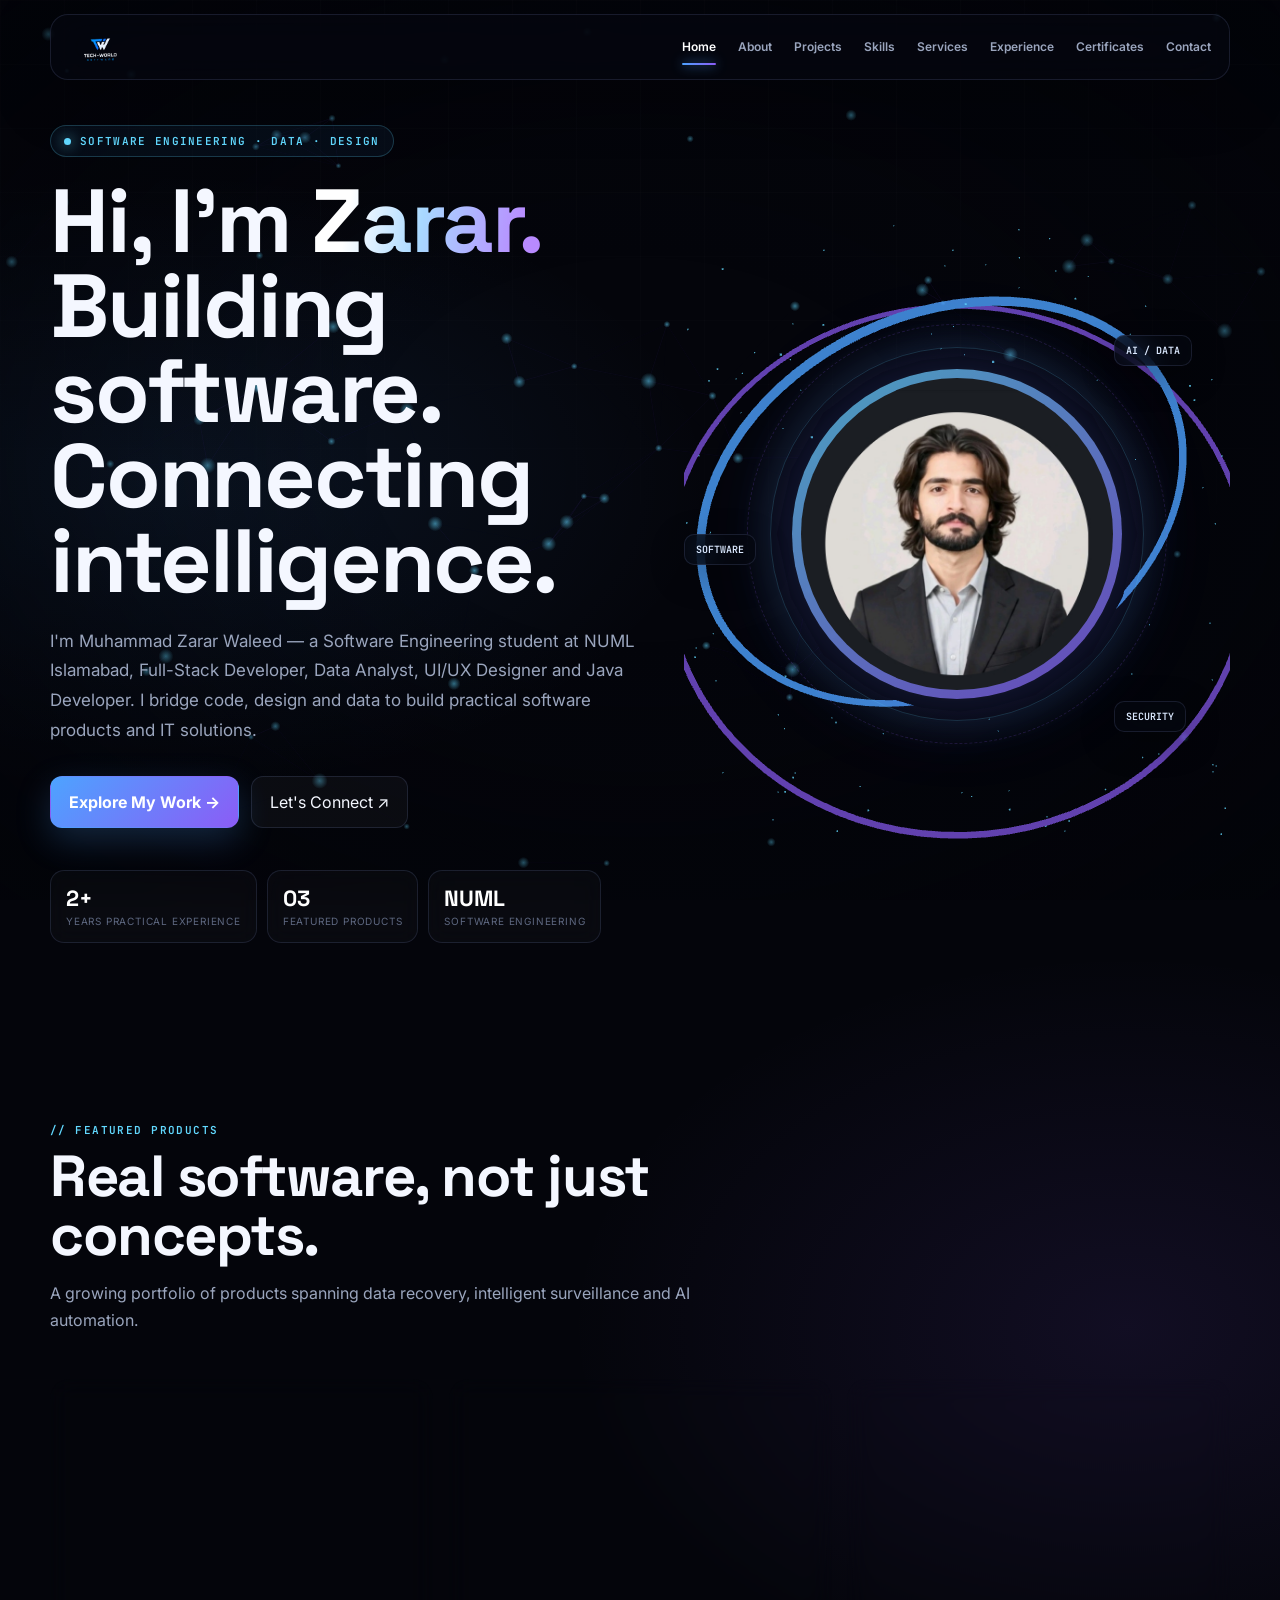
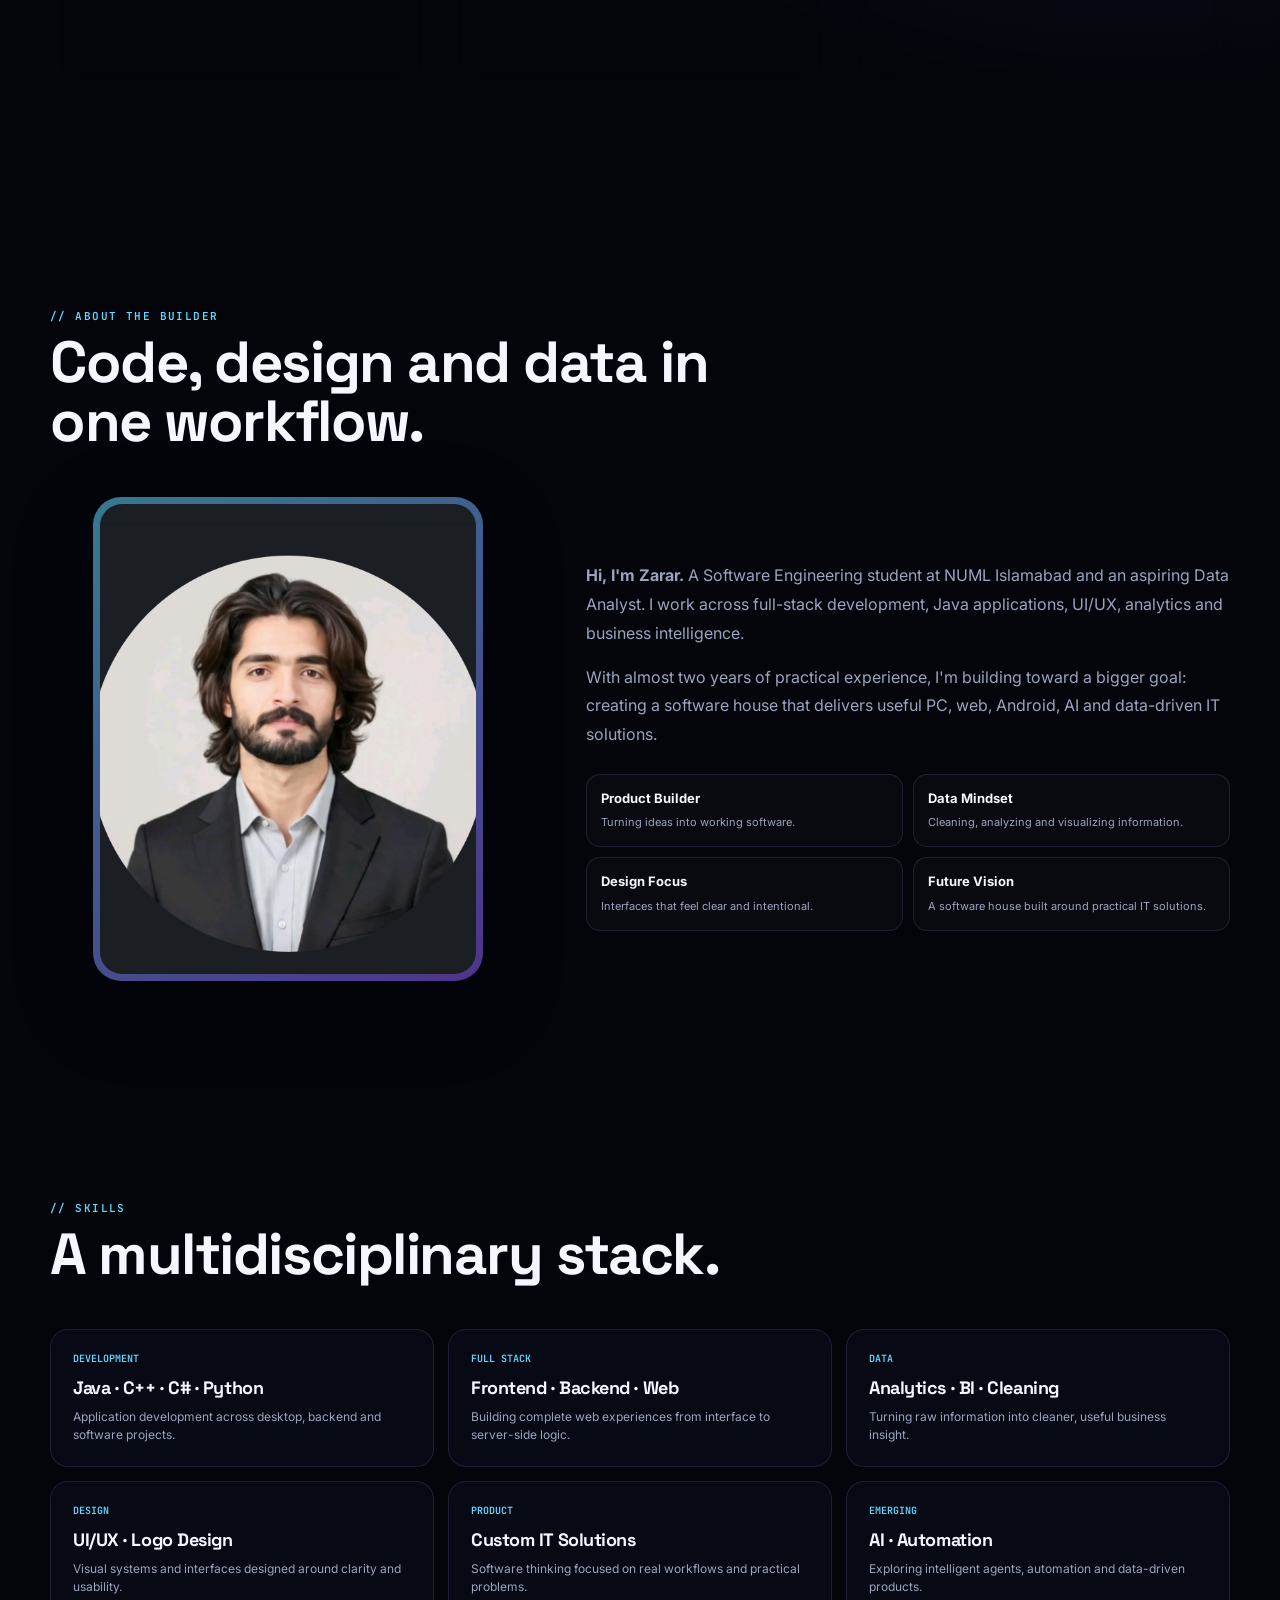
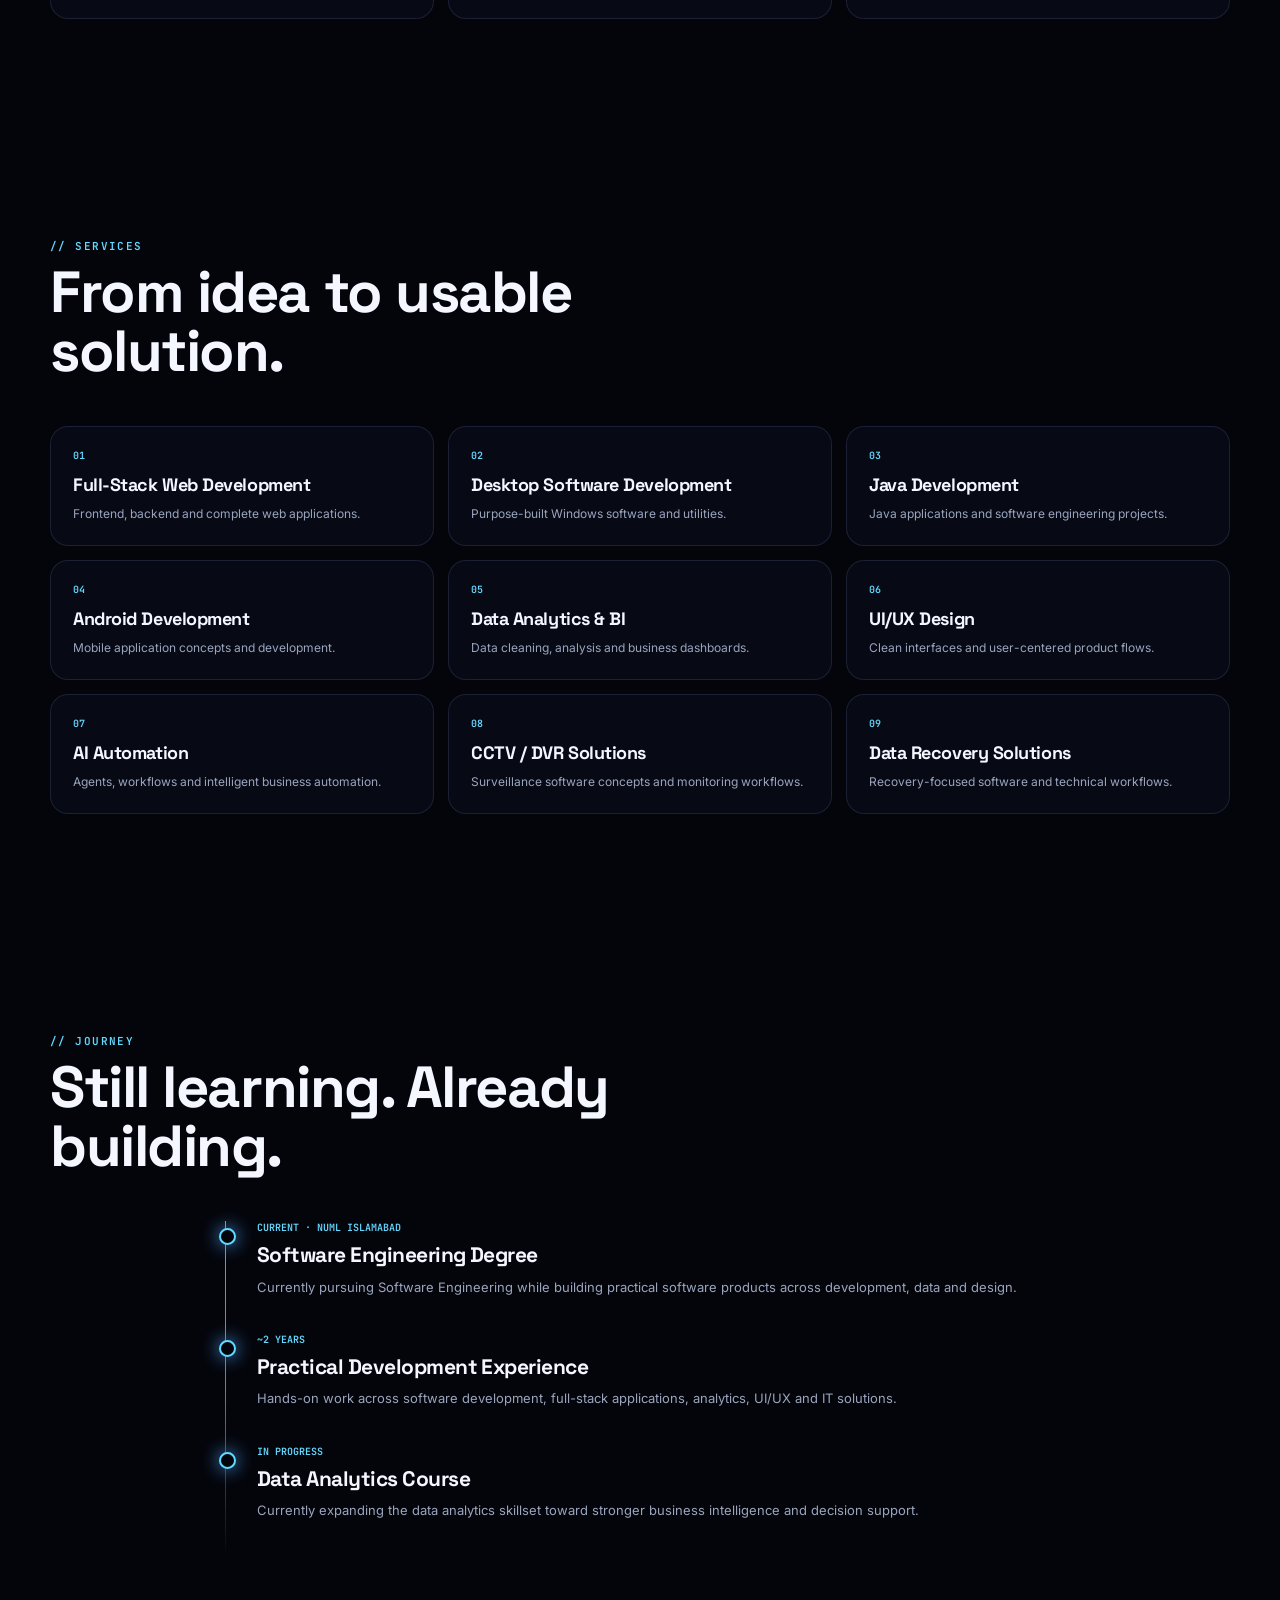
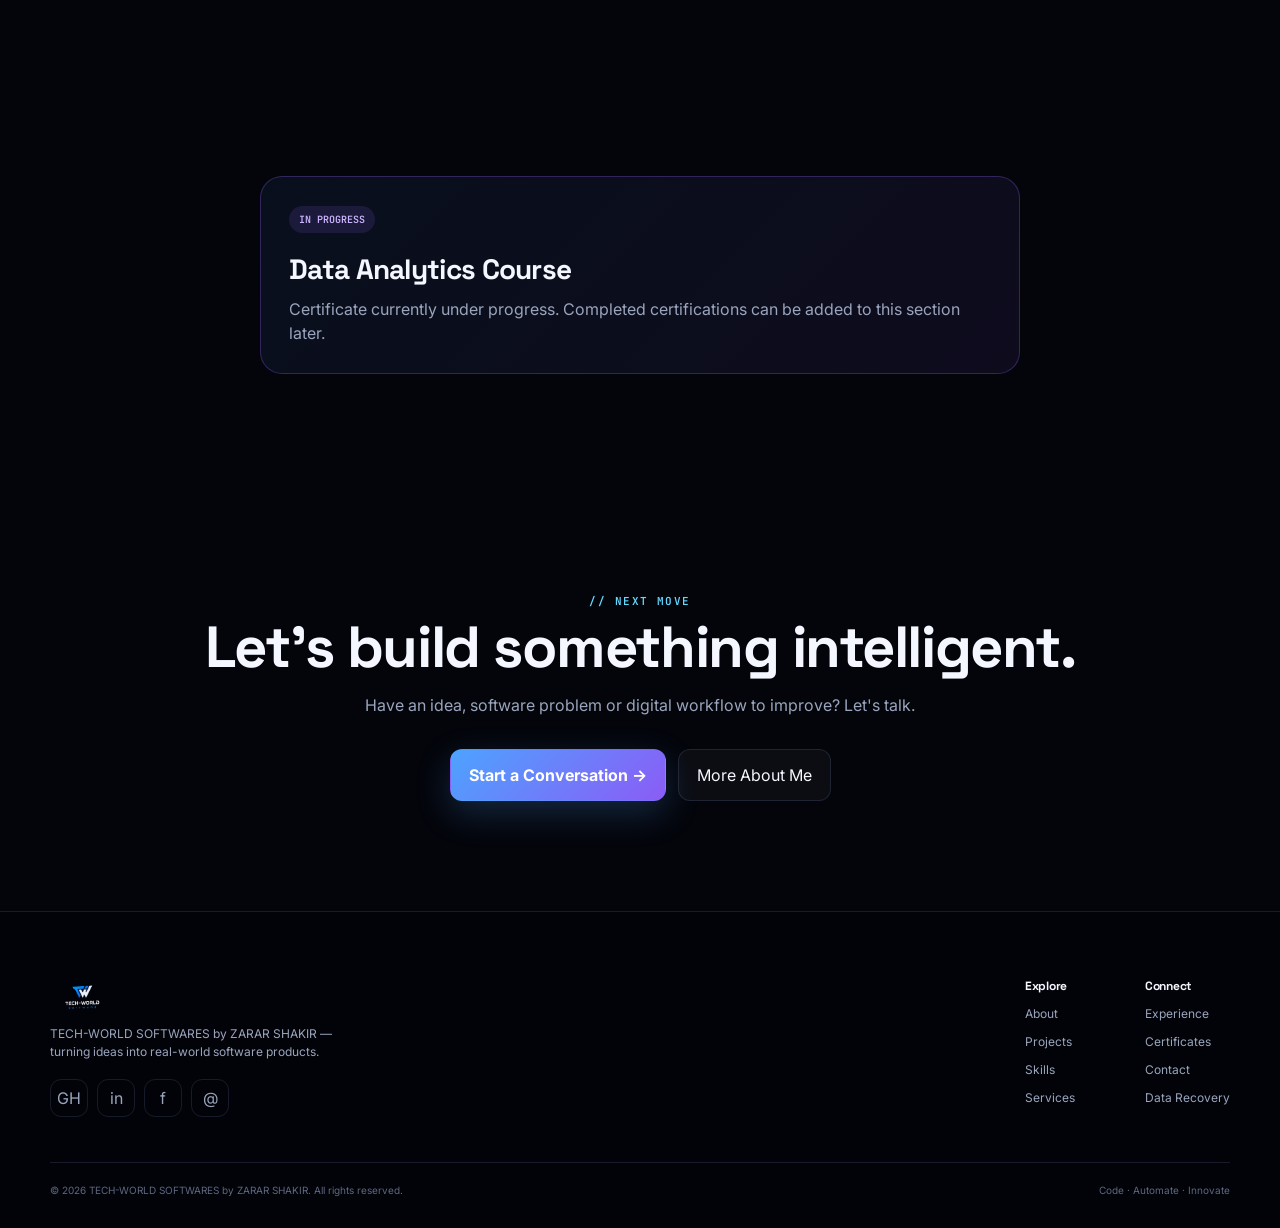
<file: index.html>
<!DOCTYPE html>
<html lang="en">
<head>
<meta charset="UTF-8"><meta name="viewport" content="width=device-width,initial-scale=1">
<title>Muhammad Zarar Waleed | TECH-WORLD SOFTWARES</title>
<meta name="description" content="Muhammad Zarar Waleed — Software Engineering student, Full-Stack Developer, Data Analyst, UI/UX Designer and Java Developer.">
<link rel="stylesheet" href="styles.css">
</head>
<body>
<canvas id="neuralCanvas" aria-hidden="true"></canvas><div class="page-vignette"></div>
<nav><div class="wrap">
<a class="nav-brand" href="index.html"><img src="logo-tw.png" alt="TECH-WORLD SOFTWARES"></a>
<button class="nav-toggle" onclick="toggleNav()" aria-label="Open navigation">☰</button>
<div class="nav-links">
<a class="active" href="index.html">Home</a><a href="about.html">About</a><a href="products.html">Projects</a><a href="features.html">Skills</a><a href="services.html">Services</a><a href="experience.html">Experience</a><a href="certificates.html">Certificates</a><a href="contact.html">Contact</a>
</div></div></nav>

<main>
<section class="hero">
<div class="wrap">
<div class="hero-copy">
<div class="eyebrow"><span class="dot"></span> SOFTWARE ENGINEERING · DATA · DESIGN</div>
<h1>Hi, I'm <span class="gradient-text">Zarar.</span><br>Building software.<br>Connecting intelligence.</h1>
<p class="sub">I'm Muhammad Zarar Waleed — a Software Engineering student at NUML Islamabad, Full-Stack Developer, Data Analyst, UI/UX Designer and Java Developer. I bridge code, design and data to build practical software products and IT solutions.</p>
<div class="hero-ctas"><a class="btn-primary" href="products.html">Explore My Work →</a><a class="btn-ghost" href="contact.html">Let's Connect ↗</a></div>
<div class="hero-stats"><div class="hero-stat"><b>2+</b><span>Years practical experience</span></div><div class="hero-stat"><b>03</b><span>Featured products</span></div><div class="hero-stat"><b>NUML</b><span>Software Engineering</span></div></div>
</div>
<div class="hero-stage" aria-label="Interactive technology portrait">
<div id="hero3d"></div>
<div class="profile-hero-card"><img src="profile.jpg" alt="Muhammad Zarar Waleed"></div>
<div class="orbit-label one">AI / DATA</div><div class="orbit-label two">SOFTWARE</div><div class="orbit-label three">SECURITY</div>
</div>
</div>
</section>

<section>
<div class="wrap">
<div class="section-head"><div class="section-label">// Featured products</div><h2 class="section-title">Real software, not just concepts.</h2><p class="section-desc">A growing portfolio of products spanning data recovery, intelligent surveillance and AI automation.</p></div>
<div class="showcase-grid">
<a class="product-card featured" href="recovery.html"><div class="product-icon">◈</div><span class="product-status status-live">Desktop · v1.0.0</span><h3>TECH-WORLD Data Recovery</h3><p>Professional Windows software for recovering lost, deleted or damaged files from disk images and supported storage workflows.</p><span class="product-link">Explore product →</span></a>
<a class="product-card" href="sentry.html"><div class="product-icon">◉</div><span class="product-status status-live">Web · Surveillance</span><h3>SENTRY-1</h3><p>CCTV Surveillance & DVR management concept with multi-camera monitoring, recording, playback and smart alert workflows.</p><span class="product-link">Explore project →</span></a>
<a class="product-card" href="neural-threads.html"><div class="product-icon">✦</div><span class="product-status status-soon">AI · Automation</span><h3>NEURAL THREADS</h3><p>An AI-powered automation and vibecoding ecosystem for agents, custom tools, websites and intelligent business dashboards.</p><span class="product-link">Explore ecosystem →</span></a>
</div></div>
</section>

<section>
<div class="wrap">
<div class="section-head"><div class="section-label">// About the builder</div><h2 class="section-title">Code, design and data in one workflow.</h2></div>
<div class="about-grid">
<div class="about-photo"><img src="profile.jpg" alt="Muhammad Zarar Waleed"></div>
<div class="about-text">
<p><strong>Hi, I'm Zarar.</strong> A Software Engineering student at NUML Islamabad and an aspiring Data Analyst. I work across full-stack development, Java applications, UI/UX, analytics and business intelligence.</p>
<p>With almost two years of practical experience, I'm building toward a bigger goal: creating a software house that delivers useful PC, web, Android, AI and data-driven IT solutions.</p>
<div class="about-points"><div class="about-point"><strong>Product Builder</strong><span>Turning ideas into working software.</span></div><div class="about-point"><strong>Data Mindset</strong><span>Cleaning, analyzing and visualizing information.</span></div><div class="about-point"><strong>Design Focus</strong><span>Interfaces that feel clear and intentional.</span></div><div class="about-point"><strong>Future Vision</strong><span>A software house built around practical IT solutions.</span></div></div>
</div></div></div>
</section>

<section>
<div class="wrap">
<div class="section-head"><div class="section-label">// Skills</div><h2 class="section-title">A multidisciplinary stack.</h2></div>
<div class="skill-grid">
<div class="skill-card"><div class="mini">Development</div><h3>Java · C++ · C# · Python</h3><p>Application development across desktop, backend and software projects.</p></div>
<div class="skill-card"><div class="mini">Full Stack</div><h3>Frontend · Backend · Web</h3><p>Building complete web experiences from interface to server-side logic.</p></div>
<div class="skill-card"><div class="mini">Data</div><h3>Analytics · BI · Cleaning</h3><p>Turning raw information into cleaner, useful business insight.</p></div>
<div class="skill-card"><div class="mini">Design</div><h3>UI/UX · Logo Design</h3><p>Visual systems and interfaces designed around clarity and usability.</p></div>
<div class="skill-card"><div class="mini">Product</div><h3>Custom IT Solutions</h3><p>Software thinking focused on real workflows and practical problems.</p></div>
<div class="skill-card"><div class="mini">Emerging</div><h3>AI · Automation</h3><p>Exploring intelligent agents, automation and data-driven products.</p></div>
</div></div>
</section>

<section>
<div class="wrap">
<div class="section-head"><div class="section-label">// Services</div><h2 class="section-title">From idea to usable solution.</h2></div>
<div class="service-grid">
<div class="service-card"><div class="mini">01</div><h3>Full-Stack Web Development</h3><p>Frontend, backend and complete web applications.</p></div>
<div class="service-card"><div class="mini">02</div><h3>Desktop Software Development</h3><p>Purpose-built Windows software and utilities.</p></div>
<div class="service-card"><div class="mini">03</div><h3>Java Development</h3><p>Java applications and software engineering projects.</p></div>
<div class="service-card"><div class="mini">04</div><h3>Android Development</h3><p>Mobile application concepts and development.</p></div>
<div class="service-card"><div class="mini">05</div><h3>Data Analytics & BI</h3><p>Data cleaning, analysis and business dashboards.</p></div>
<div class="service-card"><div class="mini">06</div><h3>UI/UX Design</h3><p>Clean interfaces and user-centered product flows.</p></div>
<div class="service-card"><div class="mini">07</div><h3>AI Automation</h3><p>Agents, workflows and intelligent business automation.</p></div>
<div class="service-card"><div class="mini">08</div><h3>CCTV / DVR Solutions</h3><p>Surveillance software concepts and monitoring workflows.</p></div>
<div class="service-card"><div class="mini">09</div><h3>Data Recovery Solutions</h3><p>Recovery-focused software and technical workflows.</p></div>
</div></div>
</section>

<section>
<div class="wrap">
<div class="section-head"><div class="section-label">// Journey</div><h2 class="section-title">Still learning. Already building.</h2></div>
<div class="timeline"><div class="timeline-item"><div class="time">CURRENT · NUML ISLAMABAD</div><h3>Software Engineering Degree</h3><p>Currently pursuing Software Engineering while building practical software products across development, data and design.</p></div><div class="timeline-item"><div class="time">~2 YEARS</div><h3>Practical Development Experience</h3><p>Hands-on work across software development, full-stack applications, analytics, UI/UX and IT solutions.</p></div><div class="timeline-item"><div class="time">IN PROGRESS</div><h3>Data Analytics Course</h3><p>Currently expanding the data analytics skillset toward stronger business intelligence and decision support.</p></div></div>
</div>
</section>

<section>
<div class="wrap"><div class="certificate-card"><span class="badge-progress">In Progress</span><h3>Data Analytics Course</h3><p>Certificate currently under progress. Completed certifications can be added to this section later.</p></div></div>
</section>

<section>
<div class="wrap" style="text-align:center"><div class="section-label">// Next move</div><h2 class="section-title center">Let's build something intelligent.</h2><p class="section-desc center">Have an idea, software problem or digital workflow to improve? Let's talk.</p><div class="hero-ctas" style="justify-content:center"><a class="btn-primary" href="contact.html">Start a Conversation →</a><a class="btn-ghost" href="about.html">More About Me</a></div></div>
</section>
</main>

<footer><div class="wrap"><div class="footer-top"><div><a class="footer-brand" href="index.html"><img src="logo-tw.png" alt="TECH-WORLD SOFTWARES"></a><p class="footer-tagline">TECH-WORLD SOFTWARES by ZARAR SHAKIR — turning ideas into real-world software products.</p><div class="social-row"><a class="social-icon" href="https://github.com/TechWorldSoftwares/TechWorldSoftwares.github.io" target="_blank" aria-label="GitHub">GH</a><a class="social-icon" href="https://www.linkedin.com/in/m-zarar-waleed-9b4a78322" target="_blank" aria-label="LinkedIn">in</a><a class="social-icon" href="https://web.facebook.com/zarar.waleed.2025" target="_blank" aria-label="Facebook">f</a><a class="social-icon" href="mailto:techworldsoftwares585@gmail.com" aria-label="Email">@</a></div></div><div class="footer-cols"><div class="footer-col"><h5>Explore</h5><a href="about.html">About</a><a href="products.html">Projects</a><a href="features.html">Skills</a><a href="services.html">Services</a></div><div class="footer-col"><h5>Connect</h5><a href="experience.html">Experience</a><a href="certificates.html">Certificates</a><a href="contact.html">Contact</a><a href="recovery.html">Data Recovery</a></div></div></div><div class="footer-bottom"><span>© 2026 TECH-WORLD SOFTWARES by ZARAR SHAKIR. All rights reserved.</span><span class="mono">Code · Automate · Innovate</span></div></div></footer>

<script src="main.js"></script>
<script type="module">
import * as THREE from './three.module.min.js';
const host=document.getElementById('hero3d');
if(host && !matchMedia('(prefers-reduced-motion: reduce)').matches){
 const scene=new THREE.Scene(), camera=new THREE.PerspectiveCamera(38,1,.1,100); camera.position.z=6;
 const renderer=new THREE.WebGLRenderer({alpha:true,antialias:true}); renderer.setPixelRatio(Math.min(devicePixelRatio||1,1.6)); host.appendChild(renderer.domElement);
 const group=new THREE.Group();scene.add(group);
 const core=new THREE.Mesh(new THREE.IcosahedronGeometry(1.18,2),new THREE.MeshStandardMaterial({color:0x10172e,metalness:.8,roughness:.22,transparent:true,opacity:.9}));
 group.add(core);
 const ring1=new THREE.Mesh(new THREE.TorusGeometry(1.65,.025,12,96),new THREE.MeshBasicMaterial({color:0x4da3ff,transparent:true,opacity:.8}));
 const ring2=new THREE.Mesh(new THREE.TorusGeometry(1.92,.018,12,96),new THREE.MeshBasicMaterial({color:0x8b5cf6,transparent:true,opacity:.7}));
 ring1.rotation.x=.7;ring1.rotation.y=.3;ring2.rotation.x=-.45;ring2.rotation.z=.6;group.add(ring1,ring2);
 const pts=new THREE.BufferGeometry(), arr=[]; for(let i=0;i<180;i++){const r=1.8+Math.random()*.9,a=Math.random()*Math.PI*2,b=Math.acos(2*Math.random()-1);arr.push(r*Math.sin(b)*Math.cos(a),r*Math.sin(b)*Math.sin(a),r*Math.cos(b))}
 pts.setAttribute('position',new THREE.Float32BufferAttribute(arr,3));
 group.add(new THREE.Points(pts,new THREE.PointsMaterial({color:0x62d9ff,size:.025,transparent:true,opacity:.75})));
 scene.add(new THREE.AmbientLight(0xffffff,.7));
 const blue=new THREE.PointLight(0x4da3ff,3.2,10);blue.position.set(-3,2,3);scene.add(blue);
 const purple=new THREE.PointLight(0x8b5cf6,3,10);purple.position.set(3,-2,2);scene.add(purple);
 let tx=0,ty=0; addEventListener('mousemove',e=>{tx=(e.clientX/innerWidth-.5)*.55;ty=(e.clientY/innerHeight-.5)*.35},{passive:true});
 function resize(){const r=host.getBoundingClientRect();renderer.setSize(r.width,r.height,false);camera.aspect=r.width/r.height;camera.updateProjectionMatrix()} addEventListener('resize',resize);resize();
 let t=0;function loop(){requestAnimationFrame(loop);t+=.004;group.rotation.y+=(tx-group.rotation.y)*.025;group.rotation.x+=(-ty-group.rotation.x)*.025;core.rotation.y+=.002;ring1.rotation.z+=.004;ring2.rotation.z-=.003;renderer.render(scene,camera)}loop();
}
</script>
</body></html>
</file>
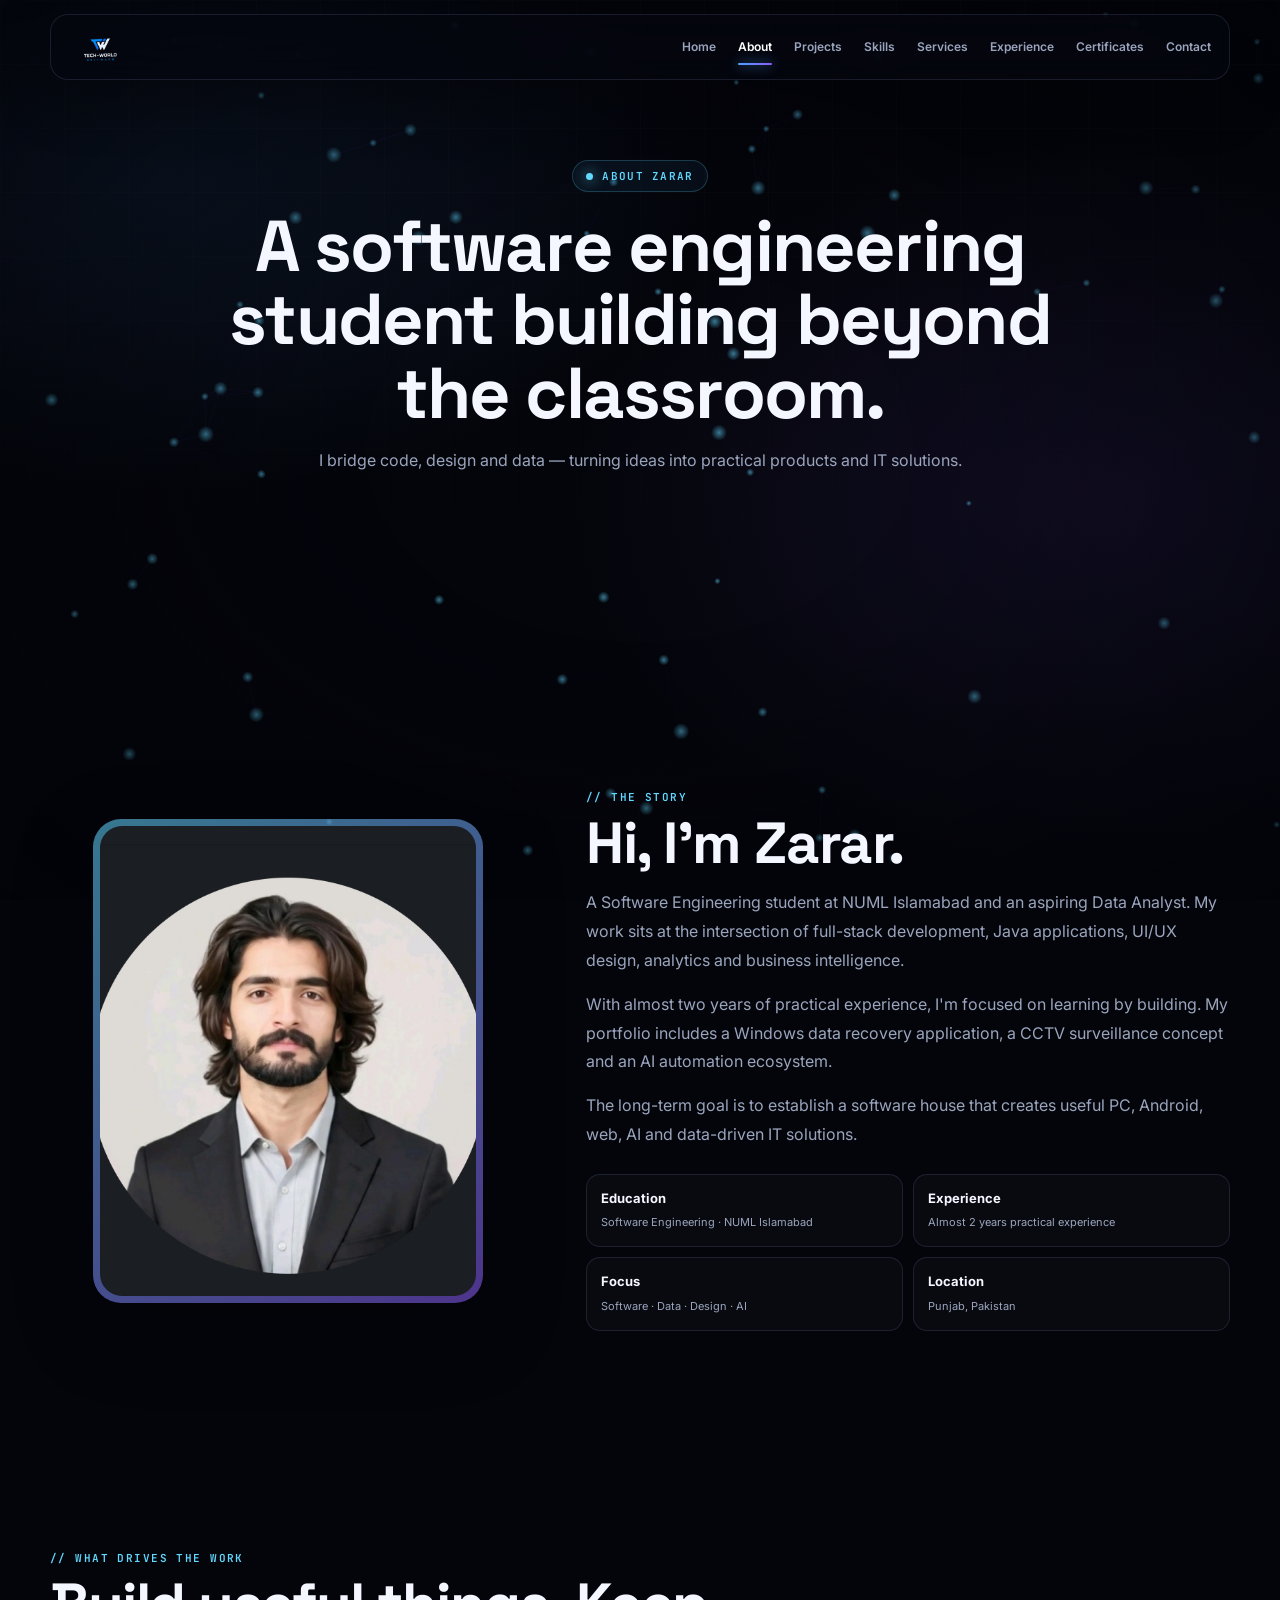
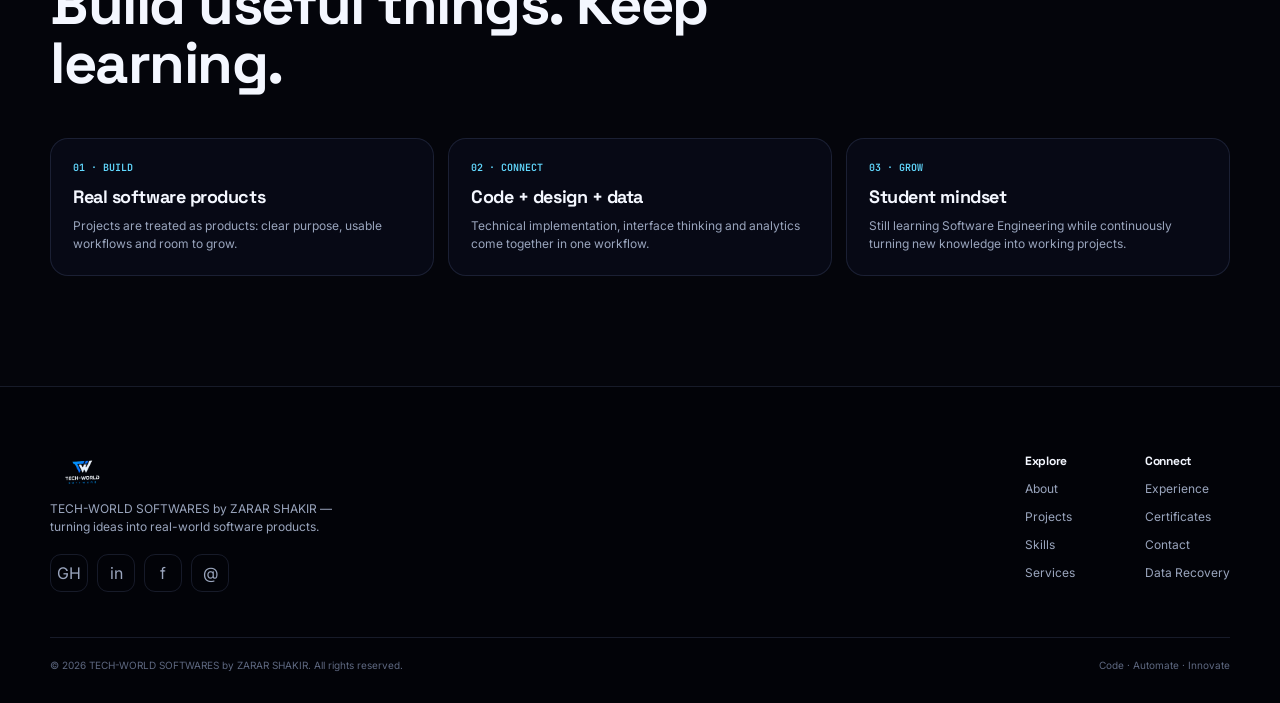
<file: about.html>
<!DOCTYPE html><html lang="en"><head><meta charset="UTF-8"><meta name="viewport" content="width=device-width,initial-scale=1"><title>About Zarar | TECH-WORLD SOFTWARES</title><meta name="description" content="About Muhammad Zarar Waleed, Software Engineering student and product builder."><link rel="stylesheet" href="styles.css"></head><body><canvas id="neuralCanvas" aria-hidden="true"></canvas><div class="page-vignette"></div><nav><div class="wrap">
<a class="nav-brand" href="index.html"><img src="logo-tw.png" alt="TECH-WORLD SOFTWARES"></a>
<button class="nav-toggle" onclick="toggleNav()" aria-label="Open navigation">☰</button>
<div class="nav-links">
<a class="" href="index.html">Home</a>
<a class="active" href="about.html">About</a>
<a class="" href="products.html">Projects</a>
<a class="" href="features.html">Skills</a>
<a class="" href="services.html">Services</a>
<a class="" href="experience.html">Experience</a>
<a class="" href="certificates.html">Certificates</a>
<a class="" href="contact.html">Contact</a>
</div></div></nav><main>
<section class="page-hero"><div class="wrap"><div class="eyebrow reveal"><span class="dot"></span> ABOUT ZARAR</div><h1 class="reveal">A software engineering student building beyond the classroom.</h1><p class="sub reveal">I bridge code, design and data — turning ideas into practical products and IT solutions.</p></div></section>
<section><div class="wrap"><div class="about-grid"><div class="about-photo reveal-l"><img src="profile.jpg" alt="Muhammad Zarar Waleed"></div><div class="about-text reveal-r"><div class="section-label">// The story</div><h2 class="section-title">Hi, I'm Zarar.</h2><p>A Software Engineering student at NUML Islamabad and an aspiring Data Analyst. My work sits at the intersection of full-stack development, Java applications, UI/UX design, analytics and business intelligence.</p><p>With almost two years of practical experience, I'm focused on learning by building. My portfolio includes a Windows data recovery application, a CCTV surveillance concept and an AI automation ecosystem.</p><p>The long-term goal is to establish a software house that creates useful PC, Android, web, AI and data-driven IT solutions.</p><div class="about-points"><div class="about-point"><strong>Education</strong><span>Software Engineering · NUML Islamabad</span></div><div class="about-point"><strong>Experience</strong><span>Almost 2 years practical experience</span></div><div class="about-point"><strong>Focus</strong><span>Software · Data · Design · AI</span></div><div class="about-point"><strong>Location</strong><span>Punjab, Pakistan</span></div></div></div></div></div></section>
<section><div class="wrap"><div class="section-head"><div class="section-label">// What drives the work</div><h2 class="section-title">Build useful things. Keep learning.</h2></div><div class="skill-grid"><div class="skill-card"><div class="mini">01 · Build</div><h3>Real software products</h3><p>Projects are treated as products: clear purpose, usable workflows and room to grow.</p></div><div class="skill-card"><div class="mini">02 · Connect</div><h3>Code + design + data</h3><p>Technical implementation, interface thinking and analytics come together in one workflow.</p></div><div class="skill-card"><div class="mini">03 · Grow</div><h3>Student mindset</h3><p>Still learning Software Engineering while continuously turning new knowledge into working projects.</p></div></div></div></section>
</main><footer><div class="wrap"><div class="footer-top"><div>
<a class="footer-brand" href="index.html"><img src="logo-tw.png" alt="TECH-WORLD SOFTWARES"></a>
<p class="footer-tagline">TECH-WORLD SOFTWARES by ZARAR SHAKIR — turning ideas into real-world software products.</p>
<div class="social-row">
<a class="social-icon" href="https://github.com/TechWorldSoftwares/TechWorldSoftwares.github.io" target="_blank" rel="noopener" aria-label="GitHub">GH</a>
<a class="social-icon" href="https://www.linkedin.com/in/m-zarar-waleed-9b4a78322" target="_blank" rel="noopener" aria-label="LinkedIn">in</a>
<a class="social-icon" href="https://web.facebook.com/zarar.waleed.2025" target="_blank" rel="noopener" aria-label="Facebook">f</a>
<a class="social-icon" href="mailto:techworldsoftwares585@gmail.com" aria-label="Email">@</a>
</div></div>
<div class="footer-cols"><div class="footer-col"><h5>Explore</h5><a href="about.html">About</a><a href="products.html">Projects</a><a href="features.html">Skills</a><a href="services.html">Services</a></div>
<div class="footer-col"><h5>Connect</h5><a href="experience.html">Experience</a><a href="certificates.html">Certificates</a><a href="contact.html">Contact</a><a href="recovery.html">Data Recovery</a></div></div></div>
<div class="footer-bottom"><span>© 2026 TECH-WORLD SOFTWARES by ZARAR SHAKIR. All rights reserved.</span><span class="mono">Code · Automate · Innovate</span></div></div></footer><script src="main.js"></script></body></html>
</file>
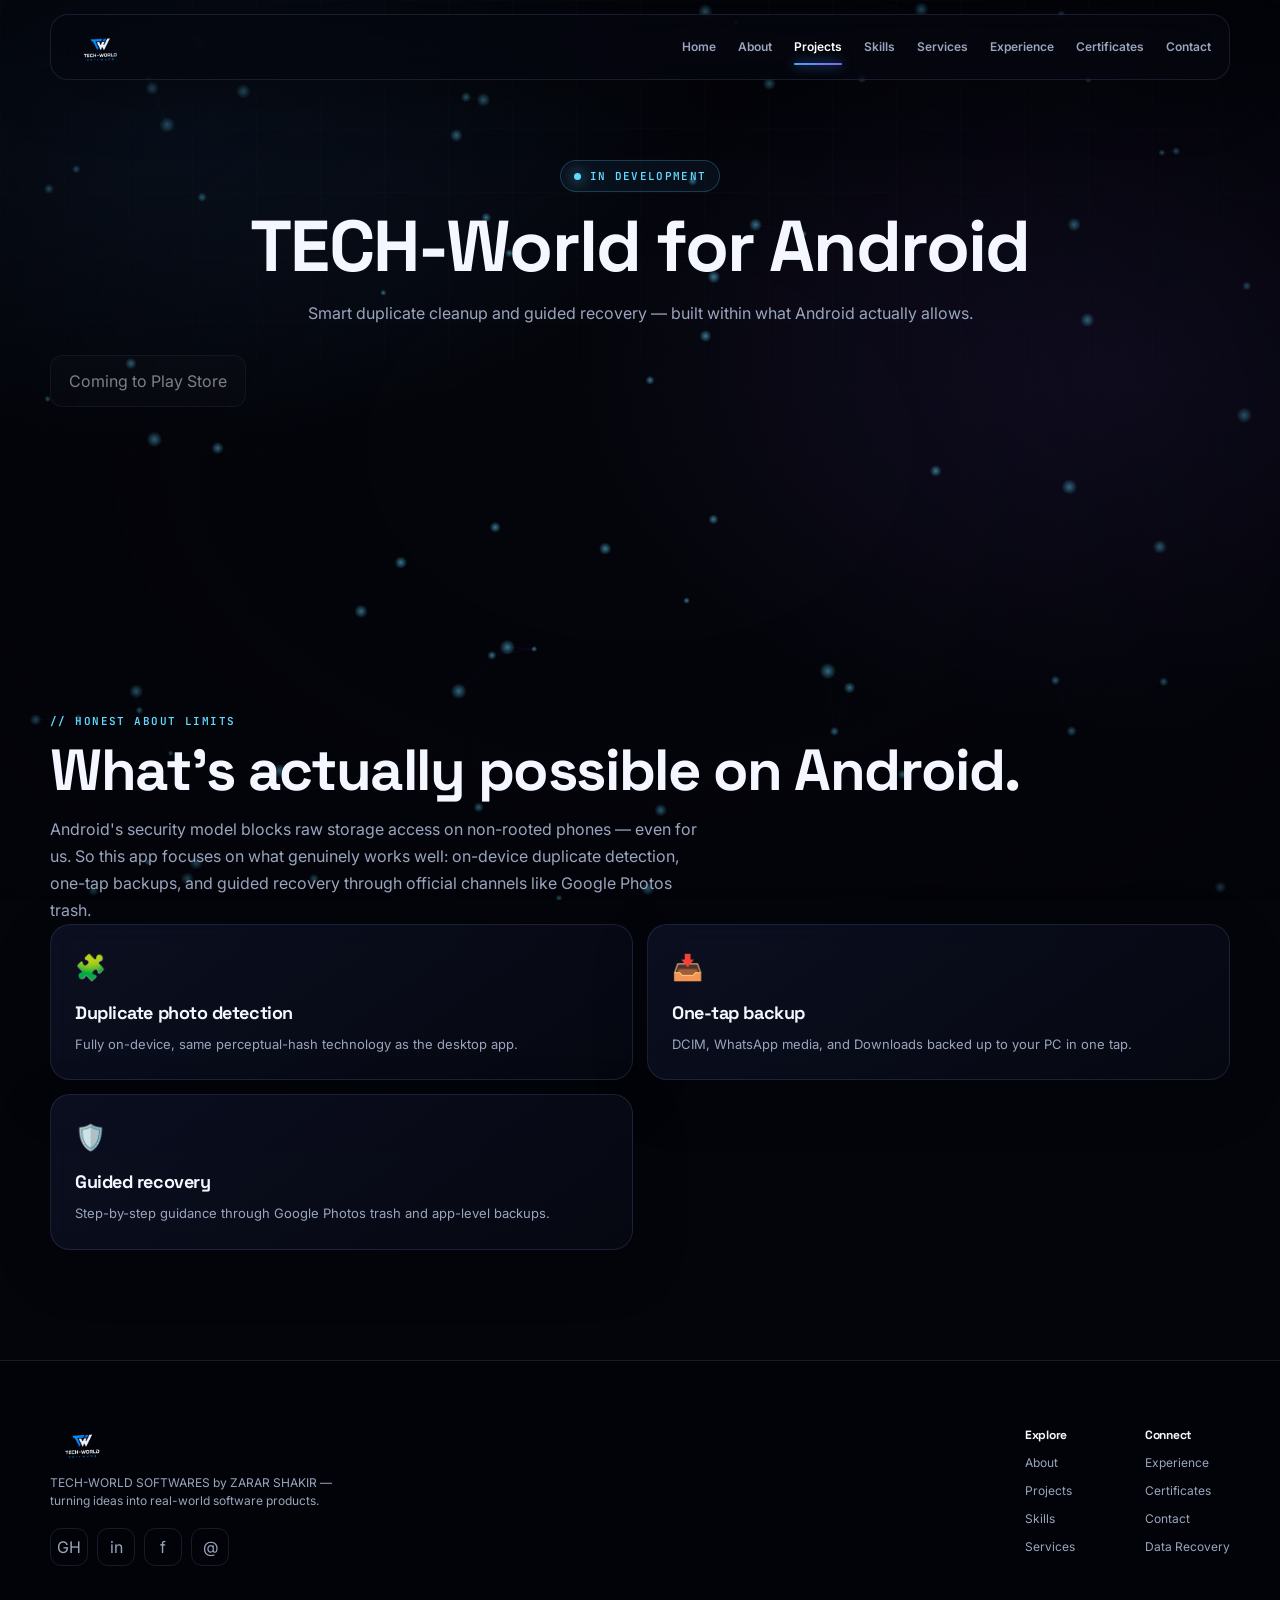
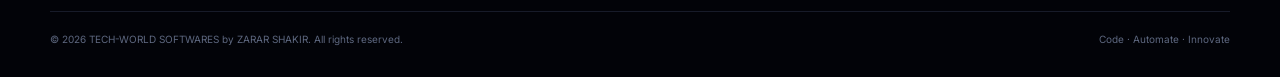
<file: android.html>
<!DOCTYPE html>
<html lang="en">
<head>
<meta charset="UTF-8" />
<meta name="viewport" content="width=device-width, initial-scale=1.0" />
<title>TECH-World for Android — TECH-WORLD</title>
<meta name="description" content="Smart duplicate cleanup and guided recovery for Android." />
<link rel="stylesheet" href="styles.css" />

</head>
<body>
<canvas id="neuralCanvas"></canvas>
<div class="page-vignette"></div>
<nav><div class="wrap">
<a class="nav-brand" href="index.html"><img src="logo-tw.png" alt="TECH-WORLD SOFTWARES"></a>
<button class="nav-toggle" onclick="toggleNav()" aria-label="Open navigation">☰</button>
<div class="nav-links">
<a class="" href="index.html">Home</a>
<a class="" href="about.html">About</a>
<a class="active" href="products.html">Projects</a>
<a class="" href="features.html">Skills</a>
<a class="" href="services.html">Services</a>
<a class="" href="experience.html">Experience</a>
<a class="" href="certificates.html">Certificates</a>
<a class="" href="contact.html">Contact</a>
</div></div></nav>

<section class="page-hero">
  <div class="wrap">
    <div class="eyebrow reveal"><span class="dot"></span> IN DEVELOPMENT</div>
    <h1 class="reveal">TECH-World for Android</h1>
    <p class="sub reveal">Smart duplicate cleanup and guided recovery — built within what Android actually allows.</p>
    <div class="hero-ctas reveal">
      <button class="btn-ghost" disabled style="opacity:.5; cursor:not-allowed;">Coming to Play Store</button>
    </div>
  </div>
</section>
<section>
  <div class="wrap">
    <span class="section-label reveal">// Honest about limits</span>
    <h2 class="section-title reveal">What's actually possible on Android.</h2>
    <p class="section-desc reveal">Android's security model blocks raw storage access on non-rooted phones — even for us. So this app focuses on what genuinely works well: on-device duplicate detection, one-tap backups, and guided recovery through official channels like Google Photos trash.</p>
    <div class="features-grid reveal">
      <div class="feature-item"><div class="f-icon">&#129513;</div><h4>Duplicate photo detection</h4><p>Fully on-device, same perceptual-hash technology as the desktop app.</p></div>
      <div class="feature-item"><div class="f-icon">&#128229;</div><h4>One-tap backup</h4><p>DCIM, WhatsApp media, and Downloads backed up to your PC in one tap.</p></div>
      <div class="feature-item"><div class="f-icon">&#128737;&#65039;</div><h4>Guided recovery</h4><p>Step-by-step guidance through Google Photos trash and app-level backups.</p></div>
    </div>
  </div>
</section>

<footer><div class="wrap"><div class="footer-top"><div>
<a class="footer-brand" href="index.html"><img src="logo-tw.png" alt="TECH-WORLD SOFTWARES"></a>
<p class="footer-tagline">TECH-WORLD SOFTWARES by ZARAR SHAKIR — turning ideas into real-world software products.</p>
<div class="social-row">
<a class="social-icon" href="https://github.com/TechWorldSoftwares/TechWorldSoftwares.github.io" target="_blank" rel="noopener" aria-label="GitHub">GH</a>
<a class="social-icon" href="https://www.linkedin.com/in/m-zarar-waleed-9b4a78322" target="_blank" rel="noopener" aria-label="LinkedIn">in</a>
<a class="social-icon" href="https://web.facebook.com/zarar.waleed.2025" target="_blank" rel="noopener" aria-label="Facebook">f</a>
<a class="social-icon" href="mailto:techworldsoftwares585@gmail.com" aria-label="Email">@</a>
</div></div>
<div class="footer-cols"><div class="footer-col"><h5>Explore</h5><a href="about.html">About</a><a href="products.html">Projects</a><a href="features.html">Skills</a><a href="services.html">Services</a></div>
<div class="footer-col"><h5>Connect</h5><a href="experience.html">Experience</a><a href="certificates.html">Certificates</a><a href="contact.html">Contact</a><a href="recovery.html">Data Recovery</a></div></div></div>
<div class="footer-bottom"><span>© 2026 TECH-WORLD SOFTWARES by ZARAR SHAKIR. All rights reserved.</span><span class="mono">Code · Automate · Innovate</span></div></div></footer>
<script src="main.js"></script>
</body>
</html>
</file>
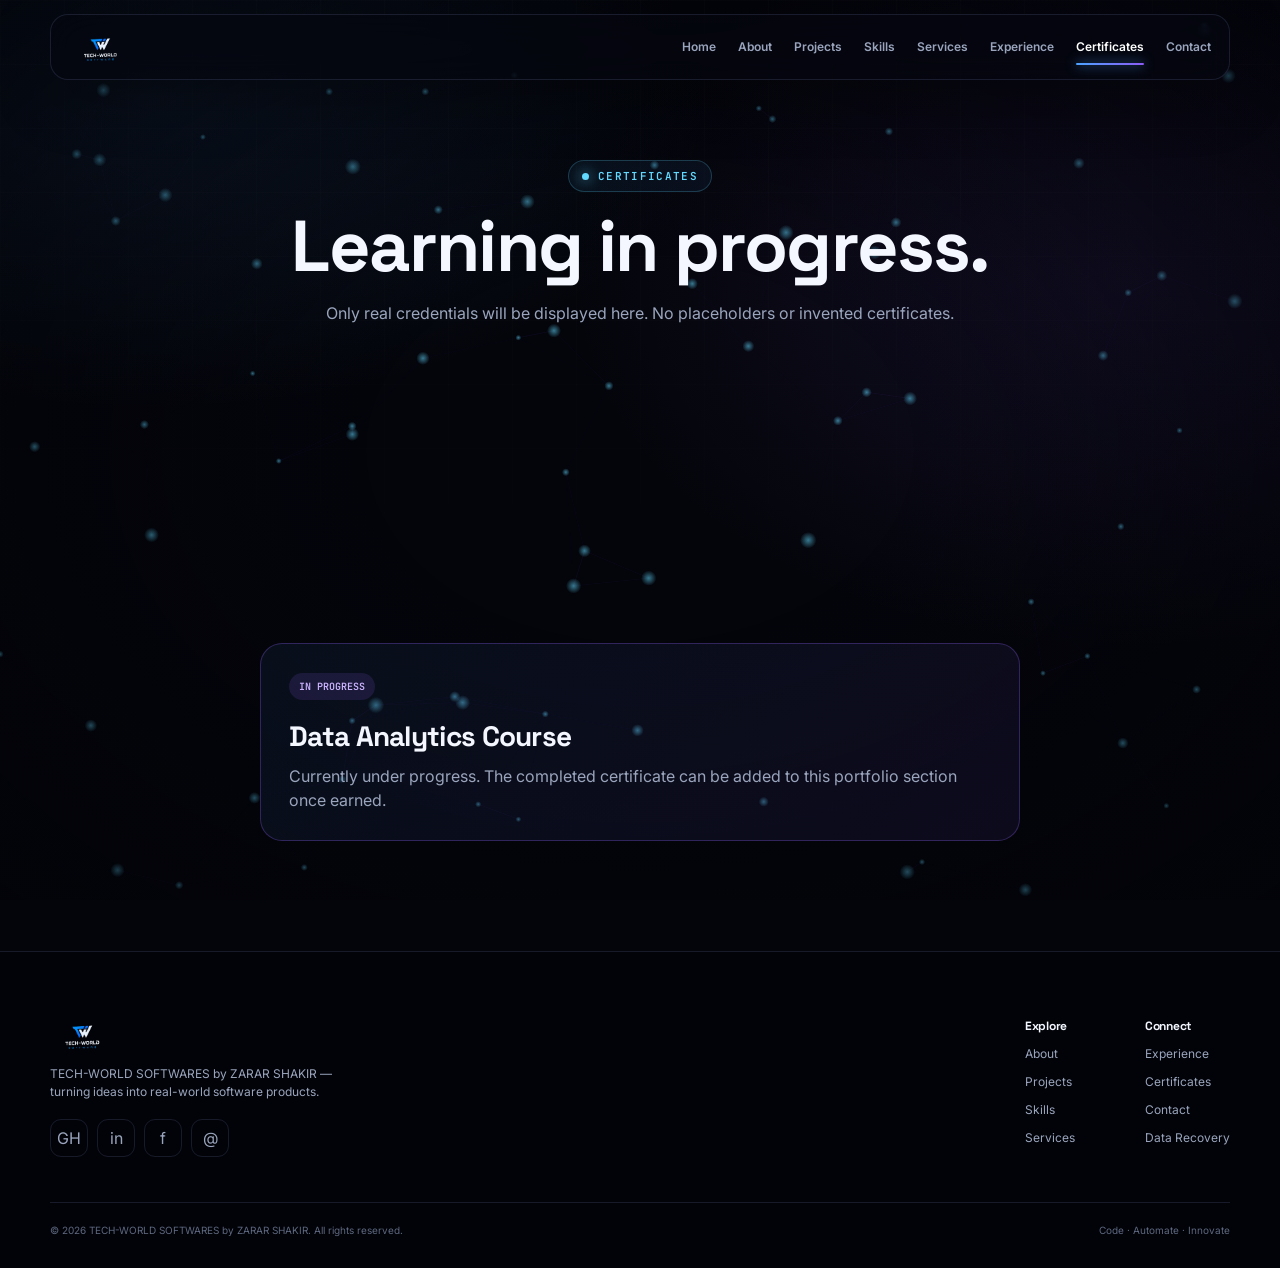
<file: certificates.html>
<!DOCTYPE html><html lang="en"><head><meta charset="UTF-8"><meta name="viewport" content="width=device-width,initial-scale=1"><title>Certificates | TECH-WORLD SOFTWARES</title><meta name="description" content="Current and future certifications of Muhammad Zarar Waleed."><link rel="stylesheet" href="styles.css"></head><body><canvas id="neuralCanvas" aria-hidden="true"></canvas><div class="page-vignette"></div><nav><div class="wrap">
<a class="nav-brand" href="index.html"><img src="logo-tw.png" alt="TECH-WORLD SOFTWARES"></a>
<button class="nav-toggle" onclick="toggleNav()" aria-label="Open navigation">☰</button>
<div class="nav-links">
<a class="" href="index.html">Home</a>
<a class="" href="about.html">About</a>
<a class="" href="products.html">Projects</a>
<a class="" href="features.html">Skills</a>
<a class="" href="services.html">Services</a>
<a class="" href="experience.html">Experience</a>
<a class="active" href="certificates.html">Certificates</a>
<a class="" href="contact.html">Contact</a>
</div></div></nav><main>
<section class="page-hero"><div class="wrap"><div class="eyebrow reveal"><span class="dot"></span> CERTIFICATES</div><h1 class="reveal">Learning in progress.</h1><p class="sub reveal">Only real credentials will be displayed here. No placeholders or invented certificates.</p></div></section>
<section><div class="wrap"><div class="certificate-card reveal"><span class="badge-progress">In Progress</span><h3>Data Analytics Course</h3><p>Currently under progress. The completed certificate can be added to this portfolio section once earned.</p></div></div></section>
</main><footer><div class="wrap"><div class="footer-top"><div>
<a class="footer-brand" href="index.html"><img src="logo-tw.png" alt="TECH-WORLD SOFTWARES"></a>
<p class="footer-tagline">TECH-WORLD SOFTWARES by ZARAR SHAKIR — turning ideas into real-world software products.</p>
<div class="social-row">
<a class="social-icon" href="https://github.com/TechWorldSoftwares/TechWorldSoftwares.github.io" target="_blank" rel="noopener" aria-label="GitHub">GH</a>
<a class="social-icon" href="https://www.linkedin.com/in/m-zarar-waleed-9b4a78322" target="_blank" rel="noopener" aria-label="LinkedIn">in</a>
<a class="social-icon" href="https://web.facebook.com/zarar.waleed.2025" target="_blank" rel="noopener" aria-label="Facebook">f</a>
<a class="social-icon" href="mailto:techworldsoftwares585@gmail.com" aria-label="Email">@</a>
</div></div>
<div class="footer-cols"><div class="footer-col"><h5>Explore</h5><a href="about.html">About</a><a href="products.html">Projects</a><a href="features.html">Skills</a><a href="services.html">Services</a></div>
<div class="footer-col"><h5>Connect</h5><a href="experience.html">Experience</a><a href="certificates.html">Certificates</a><a href="contact.html">Contact</a><a href="recovery.html">Data Recovery</a></div></div></div>
<div class="footer-bottom"><span>© 2026 TECH-WORLD SOFTWARES by ZARAR SHAKIR. All rights reserved.</span><span class="mono">Code · Automate · Innovate</span></div></div></footer><script src="main.js"></script></body></html>
</file>
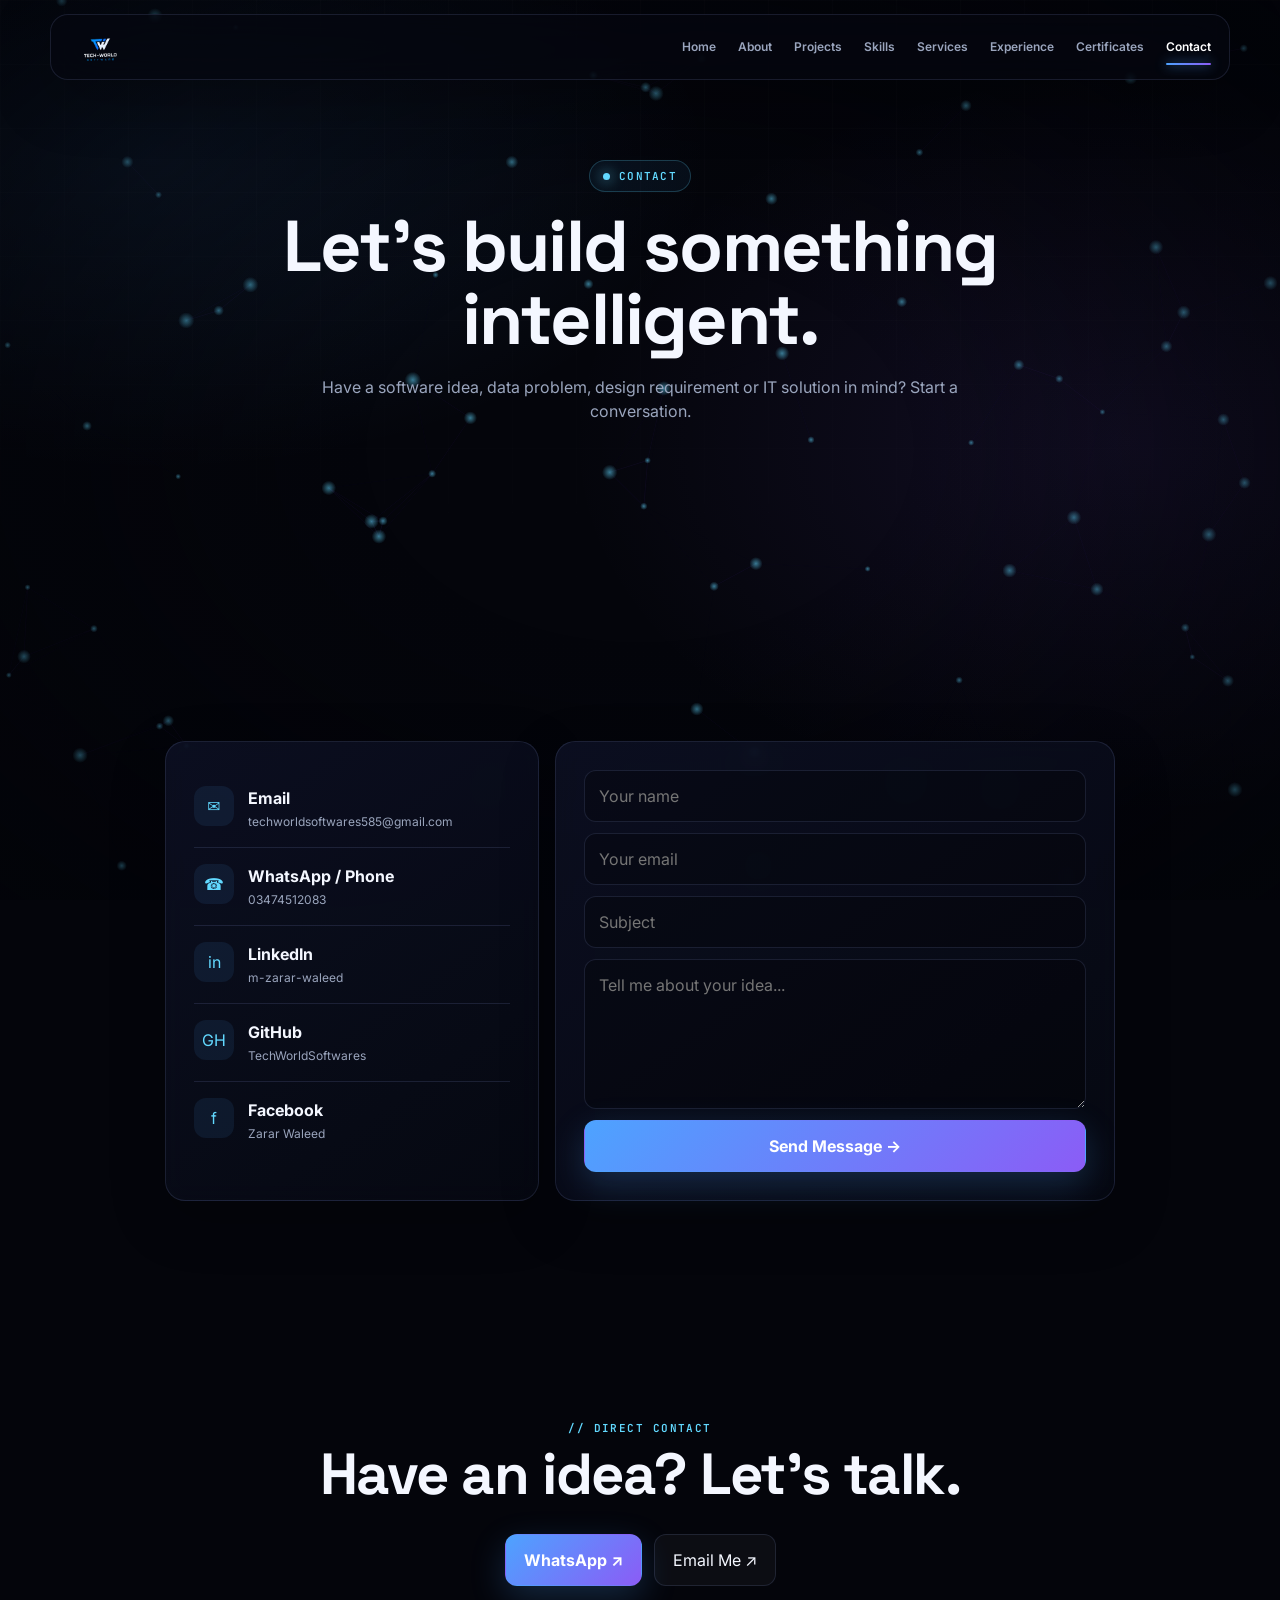
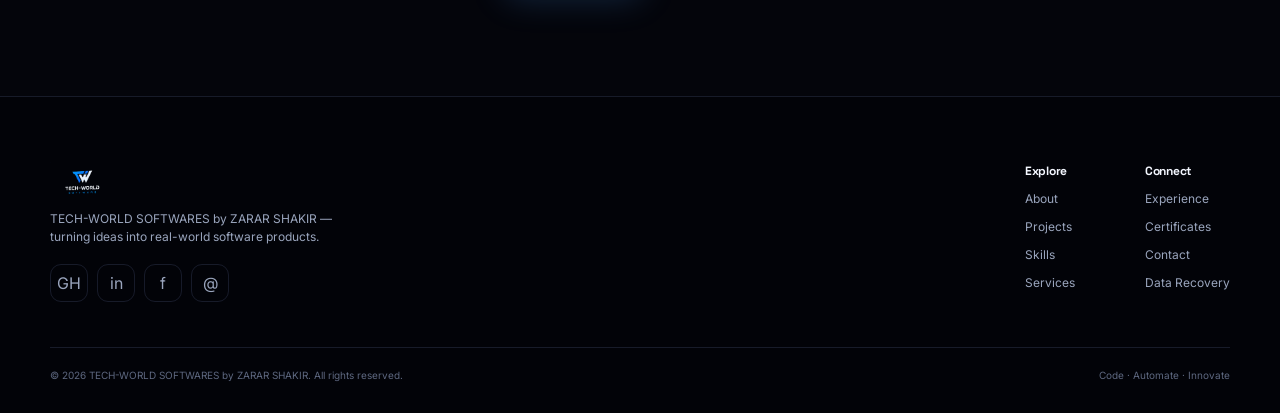
<file: contact.html>
<!DOCTYPE html><html lang="en"><head><meta charset="UTF-8"><meta name="viewport" content="width=device-width,initial-scale=1"><title>Contact | TECH-WORLD SOFTWARES</title><meta name="description" content="Contact Muhammad Zarar Waleed for software, data, design and IT solutions."><link rel="stylesheet" href="styles.css"></head><body><canvas id="neuralCanvas" aria-hidden="true"></canvas><div class="page-vignette"></div><nav><div class="wrap">
<a class="nav-brand" href="index.html"><img src="logo-tw.png" alt="TECH-WORLD SOFTWARES"></a>
<button class="nav-toggle" onclick="toggleNav()" aria-label="Open navigation">☰</button>
<div class="nav-links">
<a class="" href="index.html">Home</a>
<a class="" href="about.html">About</a>
<a class="" href="products.html">Projects</a>
<a class="" href="features.html">Skills</a>
<a class="" href="services.html">Services</a>
<a class="" href="experience.html">Experience</a>
<a class="" href="certificates.html">Certificates</a>
<a class="active" href="contact.html">Contact</a>
</div></div></nav><main>
<section class="page-hero"><div class="wrap"><div class="eyebrow reveal"><span class="dot"></span> CONTACT</div><h1 class="reveal">Let's build something intelligent.</h1><p class="sub reveal">Have a software idea, data problem, design requirement or IT solution in mind? Start a conversation.</p></div></section>
<section><div class="wrap"><div class="contact-grid">
<div class="contact-card reveal-l">
<div class="contact-row"><div class="c-icon">✉</div><div><b>Email</b><span>techworldsoftwares585@gmail.com</span></div></div>
<div class="contact-row"><div class="c-icon">☎</div><div><b>WhatsApp / Phone</b><span>03474512083</span></div></div>
<div class="contact-row"><div class="c-icon">in</div><div><b>LinkedIn</b><span>m-zarar-waleed</span></div></div>
<div class="contact-row"><div class="c-icon">GH</div><div><b>GitHub</b><span>TechWorldSoftwares</span></div></div>
<div class="contact-row"><div class="c-icon">f</div><div><b>Facebook</b><span>Zarar Waleed</span></div></div>
</div>
<div class="contact-card reveal-r"><form class="contact-form" onsubmit="event.preventDefault();window.location.href='mailto:techworldsoftwares585@gmail.com?subject='+encodeURIComponent(this.subject.value)+'&body='+encodeURIComponent('From: '+this.name.value+' ('+this.email.value+')%0A%0A'+this.message.value);"><input name="name" placeholder="Your name" required><input type="email" name="email" placeholder="Your email" required><input name="subject" placeholder="Subject" required><textarea name="message" placeholder="Tell me about your idea..." required></textarea><button class="btn-primary" type="submit">Send Message →</button></form></div>
</div></div></section>
<section><div class="wrap" style="text-align:center"><div class="section-label">// Direct contact</div><h2 class="section-title center">Have an idea? Let's talk.</h2><div class="hero-ctas" style="justify-content:center"><a class="btn-primary" href="https://wa.me/923474512083" target="_blank" rel="noopener">WhatsApp ↗</a><a class="btn-ghost" href="mailto:techworldsoftwares585@gmail.com">Email Me ↗</a></div></div></section>
</main><footer><div class="wrap"><div class="footer-top"><div>
<a class="footer-brand" href="index.html"><img src="logo-tw.png" alt="TECH-WORLD SOFTWARES"></a>
<p class="footer-tagline">TECH-WORLD SOFTWARES by ZARAR SHAKIR — turning ideas into real-world software products.</p>
<div class="social-row">
<a class="social-icon" href="https://github.com/TechWorldSoftwares/TechWorldSoftwares.github.io" target="_blank" rel="noopener" aria-label="GitHub">GH</a>
<a class="social-icon" href="https://www.linkedin.com/in/m-zarar-waleed-9b4a78322" target="_blank" rel="noopener" aria-label="LinkedIn">in</a>
<a class="social-icon" href="https://web.facebook.com/zarar.waleed.2025" target="_blank" rel="noopener" aria-label="Facebook">f</a>
<a class="social-icon" href="mailto:techworldsoftwares585@gmail.com" aria-label="Email">@</a>
</div></div>
<div class="footer-cols"><div class="footer-col"><h5>Explore</h5><a href="about.html">About</a><a href="products.html">Projects</a><a href="features.html">Skills</a><a href="services.html">Services</a></div>
<div class="footer-col"><h5>Connect</h5><a href="experience.html">Experience</a><a href="certificates.html">Certificates</a><a href="contact.html">Contact</a><a href="recovery.html">Data Recovery</a></div></div></div>
<div class="footer-bottom"><span>© 2026 TECH-WORLD SOFTWARES by ZARAR SHAKIR. All rights reserved.</span><span class="mono">Code · Automate · Innovate</span></div></div></footer><script src="main.js"></script></body></html>
</file>
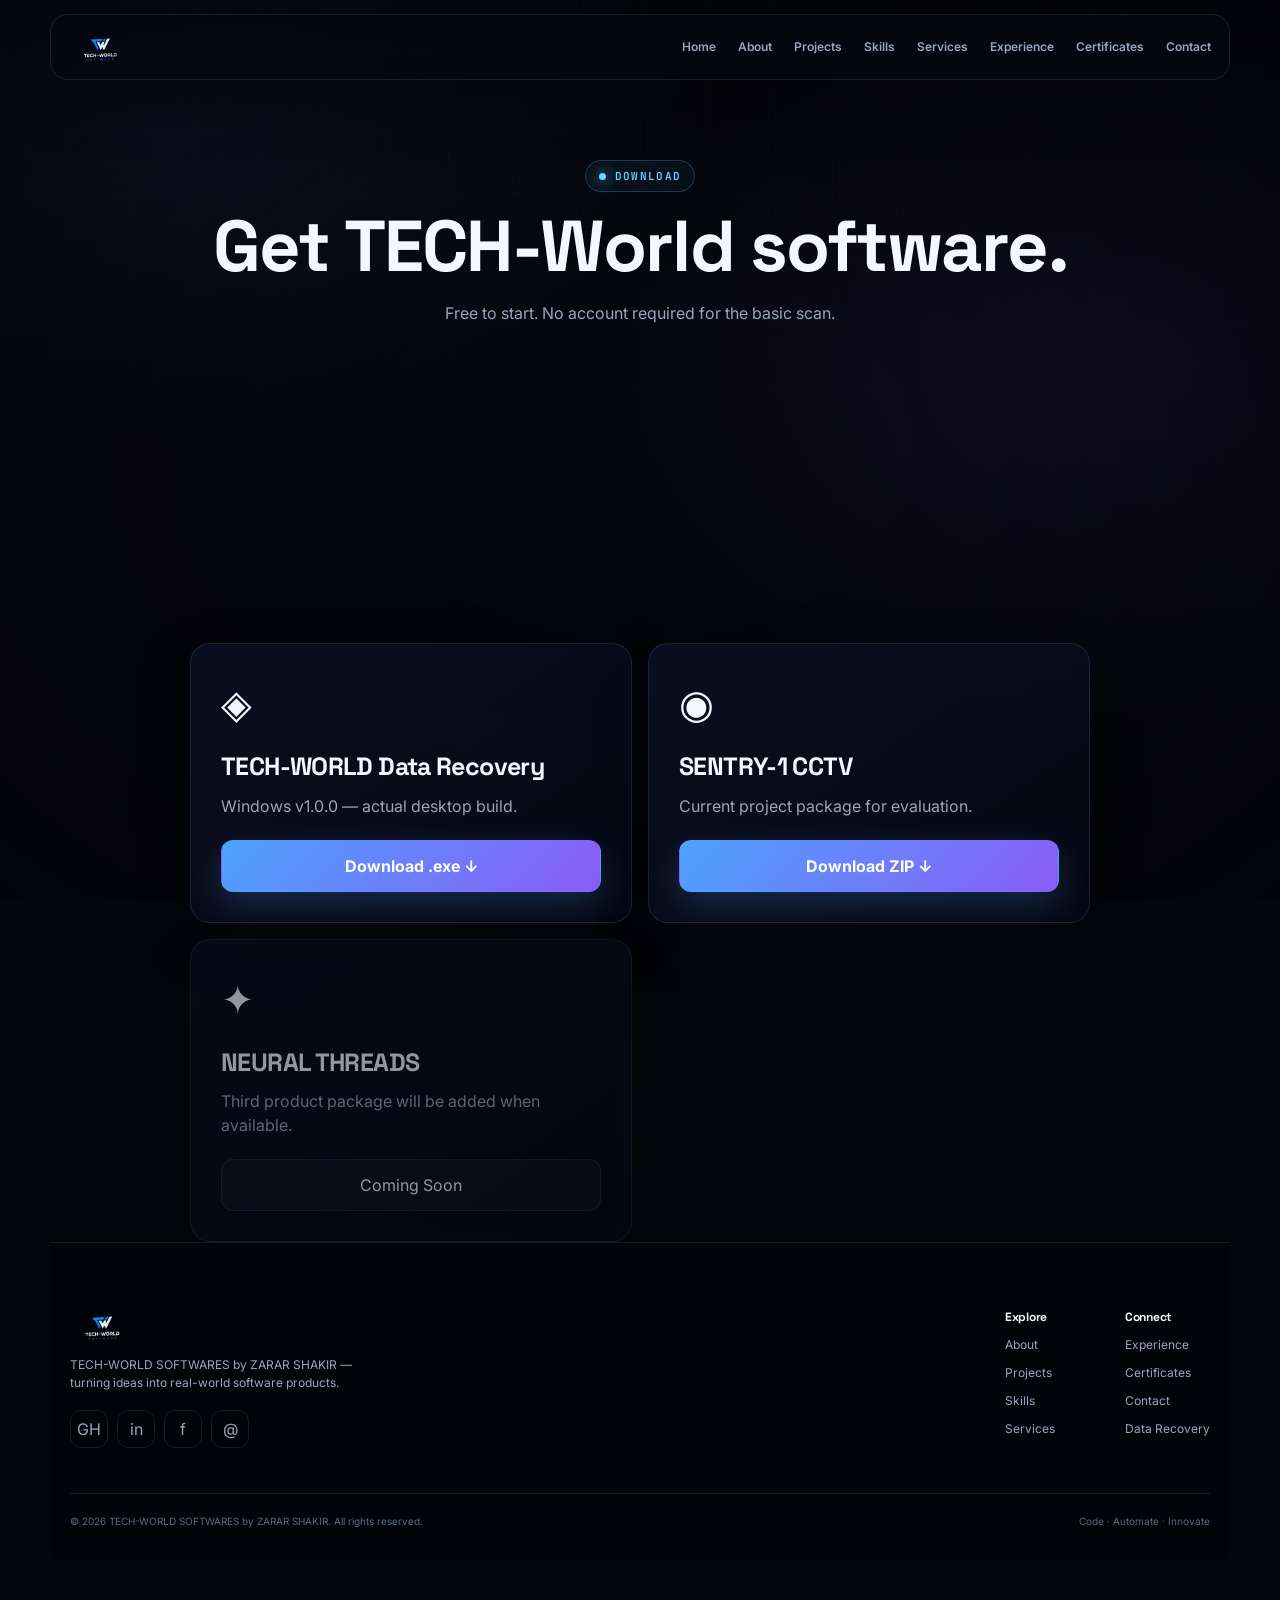
<file: download.html>
<!DOCTYPE html>
<html lang="en">
<head>
<meta charset="UTF-8" />
<meta name="viewport" content="width=device-width, initial-scale=1.0" />
<title>Download — TECH-WORLD</title>
<meta name="description" content="Download TECH-World Data Recovery for Windows." />
<link rel="stylesheet" href="styles.css" />

</head>
<body>
<canvas id="neuralCanvas"></canvas>
<div class="page-vignette"></div>
<nav><div class="wrap">
<a class="nav-brand" href="index.html"><img src="logo-tw.png" alt="TECH-WORLD SOFTWARES"></a>
<button class="nav-toggle" onclick="toggleNav()" aria-label="Open navigation">☰</button>
<div class="nav-links">
<a class="" href="index.html">Home</a>
<a class="" href="about.html">About</a>
<a class="" href="products.html">Projects</a>
<a class="" href="features.html">Skills</a>
<a class="" href="services.html">Services</a>
<a class="" href="experience.html">Experience</a>
<a class="" href="certificates.html">Certificates</a>
<a class="" href="contact.html">Contact</a>
</div></div></nav>

<section class="page-hero">
  <div class="wrap">
    <div class="eyebrow reveal"><span class="dot"></span> DOWNLOAD</div>
    <h1 class="reveal">Get TECH-World software.</h1>
    <p class="sub reveal">Free to start. No account required for the basic scan.</p>
  </div>
</section>
<section>
  <div class="wrap">
    <div class="download-cards reveal"><div class="dl-card"><div class="dl-big-icon">◈</div><h3>TECH-WORLD Data Recovery</h3><p>Windows v1.0.0 — actual desktop build.</p><a class="btn-primary" style="width:100%;justify-content:center;" href="downloads/TECH-WORLD-Recovery-v1.0.exe" download>Download .exe ↓</a></div><div class="dl-card"><div class="dl-big-icon">◉</div><h3>SENTRY-1 CCTV</h3><p>Current project package for evaluation.</p><a class="btn-primary" style="width:100%;justify-content:center;" href="downloads/SENTRY-1-CCTV-Surveillance.zip" download>Download ZIP ↓</a></div><div class="dl-card" style="opacity:.6;"><div class="dl-big-icon">✦</div><h3>NEURAL THREADS</h3><p>Third product package will be added when available.</p><button class="btn-ghost" style="width:100%;justify-content:center;cursor:not-allowed;" disabled>Coming Soon</button></div></div>

<div class="modal-backdrop" id="licenseModal">
  <div class="modal-box" style="max-width:480px;">
    <div class="modal-close" onclick="closeModal('licenseModal')">&#10005;</div>
    <div class="modal-header">
      <h2>Enter Your License Key</h2>
      <p>Have a license? Paste it below to unlock Premium. No license? The free tier downloads too — <a href="pricing.html" style="color:var(--teal)">see pricing</a>.</p>
    </div>
    <div class="modal-body">
      <textarea class="license-input" id="licenseKeyInput" placeholder="Paste your license key here (optional for Free tier)..."></textarea>
      <div class="license-status" id="licenseStatus"></div>
      <div class="modal-actions">
        <button class="btn-primary" style="flex:1; justify-content:center;" onclick="verifyAndDownload()">Verify &amp; Download</button>
      </div>
    </div>
  </div>
</div>

<footer><div class="wrap"><div class="footer-top"><div>
<a class="footer-brand" href="index.html"><img src="logo-tw.png" alt="TECH-WORLD SOFTWARES"></a>
<p class="footer-tagline">TECH-WORLD SOFTWARES by ZARAR SHAKIR — turning ideas into real-world software products.</p>
<div class="social-row">
<a class="social-icon" href="https://github.com/TechWorldSoftwares/TechWorldSoftwares.github.io" target="_blank" rel="noopener" aria-label="GitHub">GH</a>
<a class="social-icon" href="https://www.linkedin.com/in/m-zarar-waleed-9b4a78322" target="_blank" rel="noopener" aria-label="LinkedIn">in</a>
<a class="social-icon" href="https://web.facebook.com/zarar.waleed.2025" target="_blank" rel="noopener" aria-label="Facebook">f</a>
<a class="social-icon" href="mailto:techworldsoftwares585@gmail.com" aria-label="Email">@</a>
</div></div>
<div class="footer-cols"><div class="footer-col"><h5>Explore</h5><a href="about.html">About</a><a href="products.html">Projects</a><a href="features.html">Skills</a><a href="services.html">Services</a></div>
<div class="footer-col"><h5>Connect</h5><a href="experience.html">Experience</a><a href="certificates.html">Certificates</a><a href="contact.html">Contact</a><a href="recovery.html">Data Recovery</a></div></div></div>
<div class="footer-bottom"><span>© 2026 TECH-WORLD SOFTWARES by ZARAR SHAKIR. All rights reserved.</span><span class="mono">Code · Automate · Innovate</span></div></div></footer>
<script src="main.js"></script>
</body>
</html>
</file>
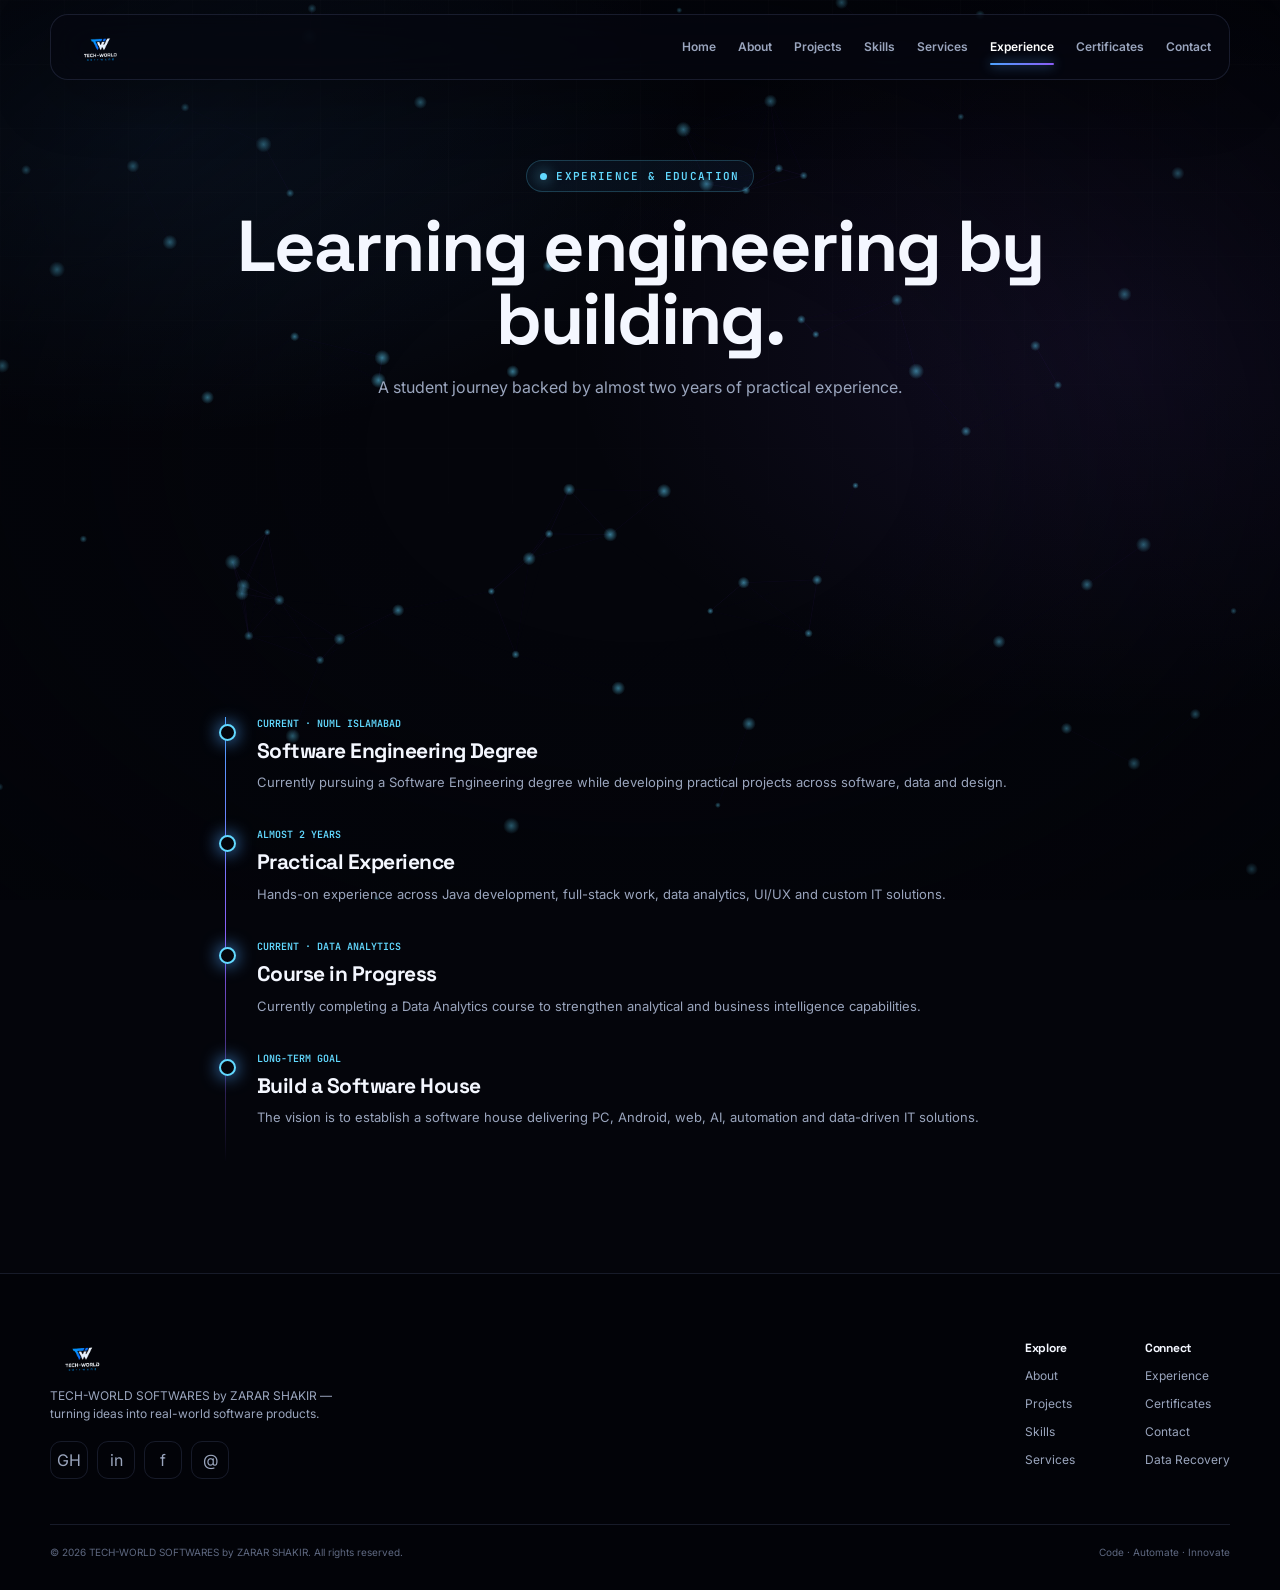
<file: experience.html>
<!DOCTYPE html><html lang="en"><head><meta charset="UTF-8"><meta name="viewport" content="width=device-width,initial-scale=1"><title>Experience | TECH-WORLD SOFTWARES</title><meta name="description" content="Education and practical experience of Muhammad Zarar Waleed."><link rel="stylesheet" href="styles.css"></head><body><canvas id="neuralCanvas" aria-hidden="true"></canvas><div class="page-vignette"></div><nav><div class="wrap">
<a class="nav-brand" href="index.html"><img src="logo-tw.png" alt="TECH-WORLD SOFTWARES"></a>
<button class="nav-toggle" onclick="toggleNav()" aria-label="Open navigation">☰</button>
<div class="nav-links">
<a class="" href="index.html">Home</a>
<a class="" href="about.html">About</a>
<a class="" href="products.html">Projects</a>
<a class="" href="features.html">Skills</a>
<a class="" href="services.html">Services</a>
<a class="active" href="experience.html">Experience</a>
<a class="" href="certificates.html">Certificates</a>
<a class="" href="contact.html">Contact</a>
</div></div></nav><main>
<section class="page-hero"><div class="wrap"><div class="eyebrow reveal"><span class="dot"></span> EXPERIENCE & EDUCATION</div><h1 class="reveal">Learning engineering by building.</h1><p class="sub reveal">A student journey backed by almost two years of practical experience.</p></div></section>
<section><div class="wrap"><div class="timeline">
<div class="timeline-item reveal"><div class="time">CURRENT · NUML ISLAMABAD</div><h3>Software Engineering Degree</h3><p>Currently pursuing a Software Engineering degree while developing practical projects across software, data and design.</p></div>
<div class="timeline-item reveal"><div class="time">ALMOST 2 YEARS</div><h3>Practical Experience</h3><p>Hands-on experience across Java development, full-stack work, data analytics, UI/UX and custom IT solutions.</p></div>
<div class="timeline-item reveal"><div class="time">CURRENT · DATA ANALYTICS</div><h3>Course in Progress</h3><p>Currently completing a Data Analytics course to strengthen analytical and business intelligence capabilities.</p></div>
<div class="timeline-item reveal"><div class="time">LONG-TERM GOAL</div><h3>Build a Software House</h3><p>The vision is to establish a software house delivering PC, Android, web, AI, automation and data-driven IT solutions.</p></div>
</div></div></section>
</main><footer><div class="wrap"><div class="footer-top"><div>
<a class="footer-brand" href="index.html"><img src="logo-tw.png" alt="TECH-WORLD SOFTWARES"></a>
<p class="footer-tagline">TECH-WORLD SOFTWARES by ZARAR SHAKIR — turning ideas into real-world software products.</p>
<div class="social-row">
<a class="social-icon" href="https://github.com/TechWorldSoftwares/TechWorldSoftwares.github.io" target="_blank" rel="noopener" aria-label="GitHub">GH</a>
<a class="social-icon" href="https://www.linkedin.com/in/m-zarar-waleed-9b4a78322" target="_blank" rel="noopener" aria-label="LinkedIn">in</a>
<a class="social-icon" href="https://web.facebook.com/zarar.waleed.2025" target="_blank" rel="noopener" aria-label="Facebook">f</a>
<a class="social-icon" href="mailto:techworldsoftwares585@gmail.com" aria-label="Email">@</a>
</div></div>
<div class="footer-cols"><div class="footer-col"><h5>Explore</h5><a href="about.html">About</a><a href="products.html">Projects</a><a href="features.html">Skills</a><a href="services.html">Services</a></div>
<div class="footer-col"><h5>Connect</h5><a href="experience.html">Experience</a><a href="certificates.html">Certificates</a><a href="contact.html">Contact</a><a href="recovery.html">Data Recovery</a></div></div></div>
<div class="footer-bottom"><span>© 2026 TECH-WORLD SOFTWARES by ZARAR SHAKIR. All rights reserved.</span><span class="mono">Code · Automate · Innovate</span></div></div></footer><script src="main.js"></script></body></html>
</file>
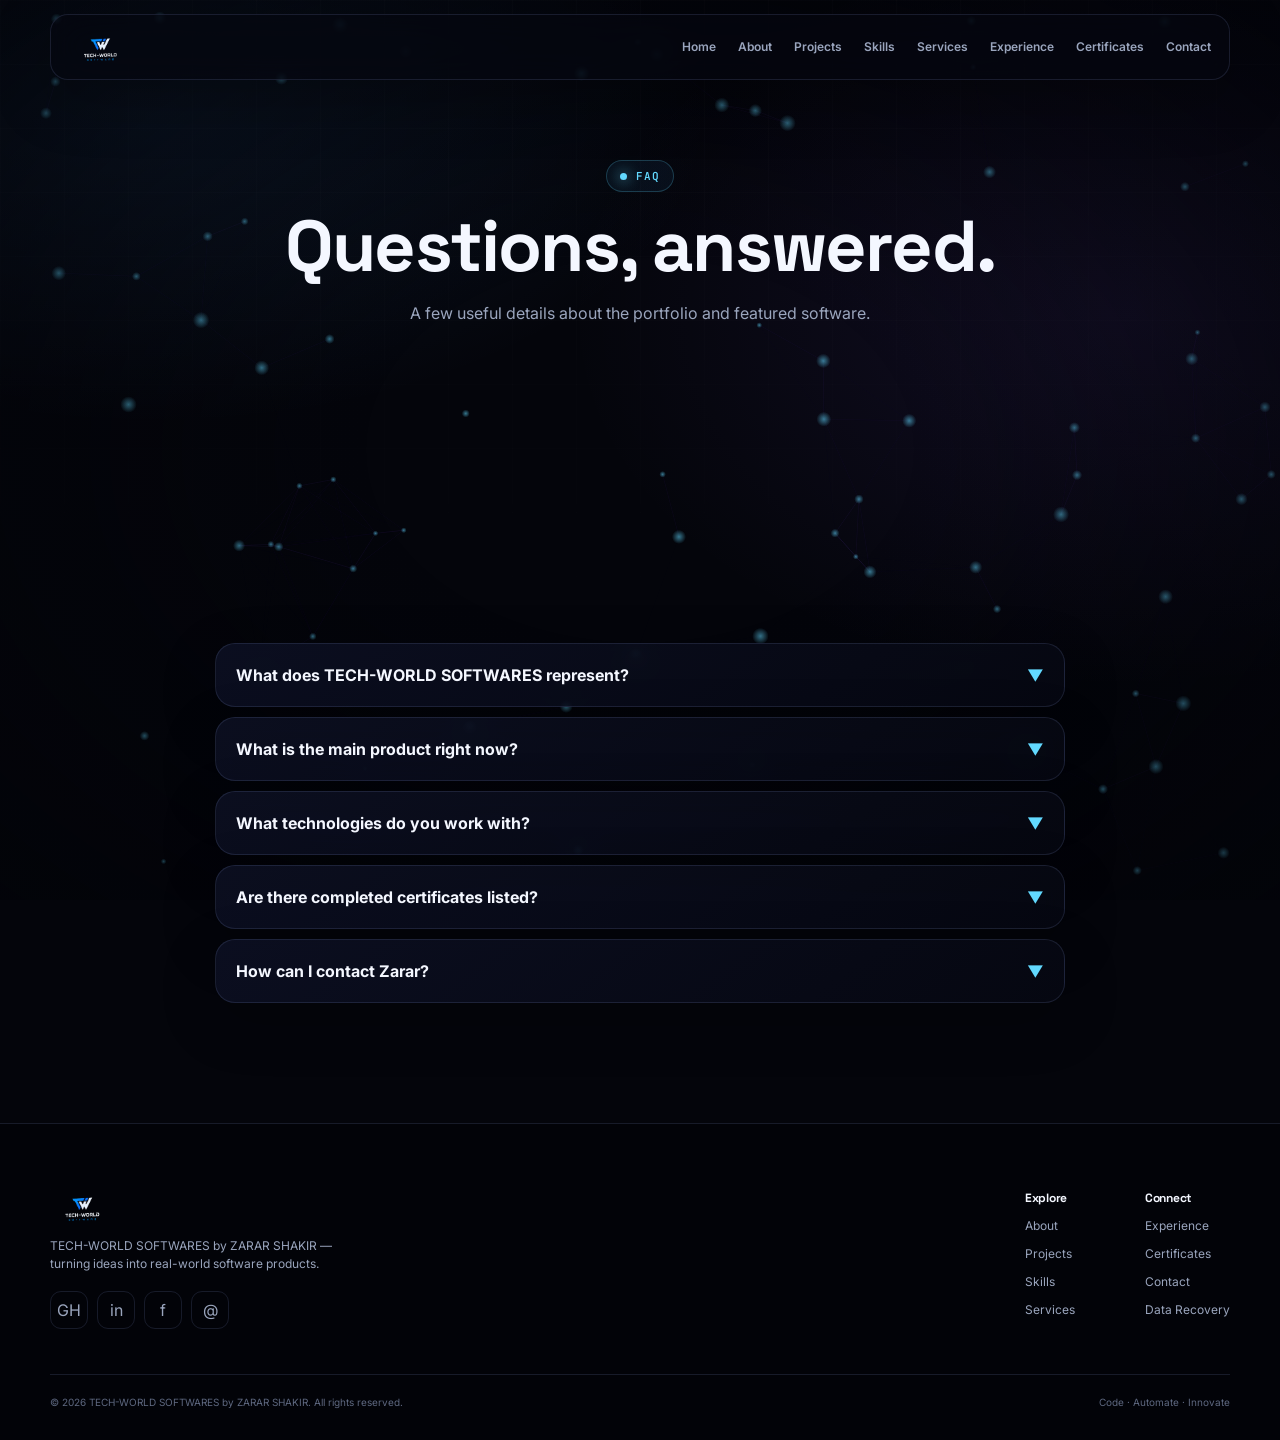
<file: faq.html>
<!DOCTYPE html><html lang="en"><head><meta charset="UTF-8"><meta name="viewport" content="width=device-width,initial-scale=1"><title>FAQ | TECH-WORLD SOFTWARES</title><meta name="description" content="Frequently asked questions about TECH-WORLD SOFTWARES and its software products."><link rel="stylesheet" href="styles.css"></head><body><canvas id="neuralCanvas" aria-hidden="true"></canvas><div class="page-vignette"></div><nav><div class="wrap">
<a class="nav-brand" href="index.html"><img src="logo-tw.png" alt="TECH-WORLD SOFTWARES"></a>
<button class="nav-toggle" onclick="toggleNav()" aria-label="Open navigation">☰</button>
<div class="nav-links">
<a class="" href="index.html">Home</a>
<a class="" href="about.html">About</a>
<a class="" href="products.html">Projects</a>
<a class="" href="features.html">Skills</a>
<a class="" href="services.html">Services</a>
<a class="" href="experience.html">Experience</a>
<a class="" href="certificates.html">Certificates</a>
<a class="" href="contact.html">Contact</a>
</div></div></nav><main>
<section class="page-hero"><div class="wrap"><div class="eyebrow reveal"><span class="dot"></span> FAQ</div><h1 class="reveal">Questions, answered.</h1><p class="sub reveal">A few useful details about the portfolio and featured software.</p></div></section>
<section><div class="wrap"><div class="faq-list reveal">
<div class="faq-item" onclick="toggleFaq(this)"><div class="faq-q">What does TECH-WORLD SOFTWARES represent? <span class="arrow">▼</span></div><div class="faq-a"><p>It is the personal software/product brand of Zarar Shakir, focused on practical software products and IT solutions.</p></div></div>
<div class="faq-item" onclick="toggleFaq(this)"><div class="faq-q">What is the main product right now? <span class="arrow">▼</span></div><div class="faq-a"><p>TECH-WORLD Data Recovery is a Windows desktop application designed to recover lost, deleted or damaged files from disk images and supported storage workflows.</p></div></div>
<div class="faq-item" onclick="toggleFaq(this)"><div class="faq-q">What technologies do you work with? <span class="arrow">▼</span></div><div class="faq-a"><p>Skills include Java, C++, C#, Python, HTML, CSS, full-stack development, data analytics, business intelligence, data cleaning, UI/UX and logo design.</p></div></div>
<div class="faq-item" onclick="toggleFaq(this)"><div class="faq-q">Are there completed certificates listed? <span class="arrow">▼</span></div><div class="faq-a"><p>Not yet. A Data Analytics course is currently in progress and will be presented as completed only after the certificate is earned.</p></div></div>
<div class="faq-item" onclick="toggleFaq(this)"><div class="faq-q">How can I contact Zarar? <span class="arrow">▼</span></div><div class="faq-a"><p>You can use the contact page, email, WhatsApp, LinkedIn, GitHub or Facebook.</p></div></div>
</div></div></section>
</main><footer><div class="wrap"><div class="footer-top"><div>
<a class="footer-brand" href="index.html"><img src="logo-tw.png" alt="TECH-WORLD SOFTWARES"></a>
<p class="footer-tagline">TECH-WORLD SOFTWARES by ZARAR SHAKIR — turning ideas into real-world software products.</p>
<div class="social-row">
<a class="social-icon" href="https://github.com/TechWorldSoftwares/TechWorldSoftwares.github.io" target="_blank" rel="noopener" aria-label="GitHub">GH</a>
<a class="social-icon" href="https://www.linkedin.com/in/m-zarar-waleed-9b4a78322" target="_blank" rel="noopener" aria-label="LinkedIn">in</a>
<a class="social-icon" href="https://web.facebook.com/zarar.waleed.2025" target="_blank" rel="noopener" aria-label="Facebook">f</a>
<a class="social-icon" href="mailto:techworldsoftwares585@gmail.com" aria-label="Email">@</a>
</div></div>
<div class="footer-cols"><div class="footer-col"><h5>Explore</h5><a href="about.html">About</a><a href="products.html">Projects</a><a href="features.html">Skills</a><a href="services.html">Services</a></div>
<div class="footer-col"><h5>Connect</h5><a href="experience.html">Experience</a><a href="certificates.html">Certificates</a><a href="contact.html">Contact</a><a href="recovery.html">Data Recovery</a></div></div></div>
<div class="footer-bottom"><span>© 2026 TECH-WORLD SOFTWARES by ZARAR SHAKIR. All rights reserved.</span><span class="mono">Code · Automate · Innovate</span></div></div></footer><script src="main.js"></script></body></html>
</file>
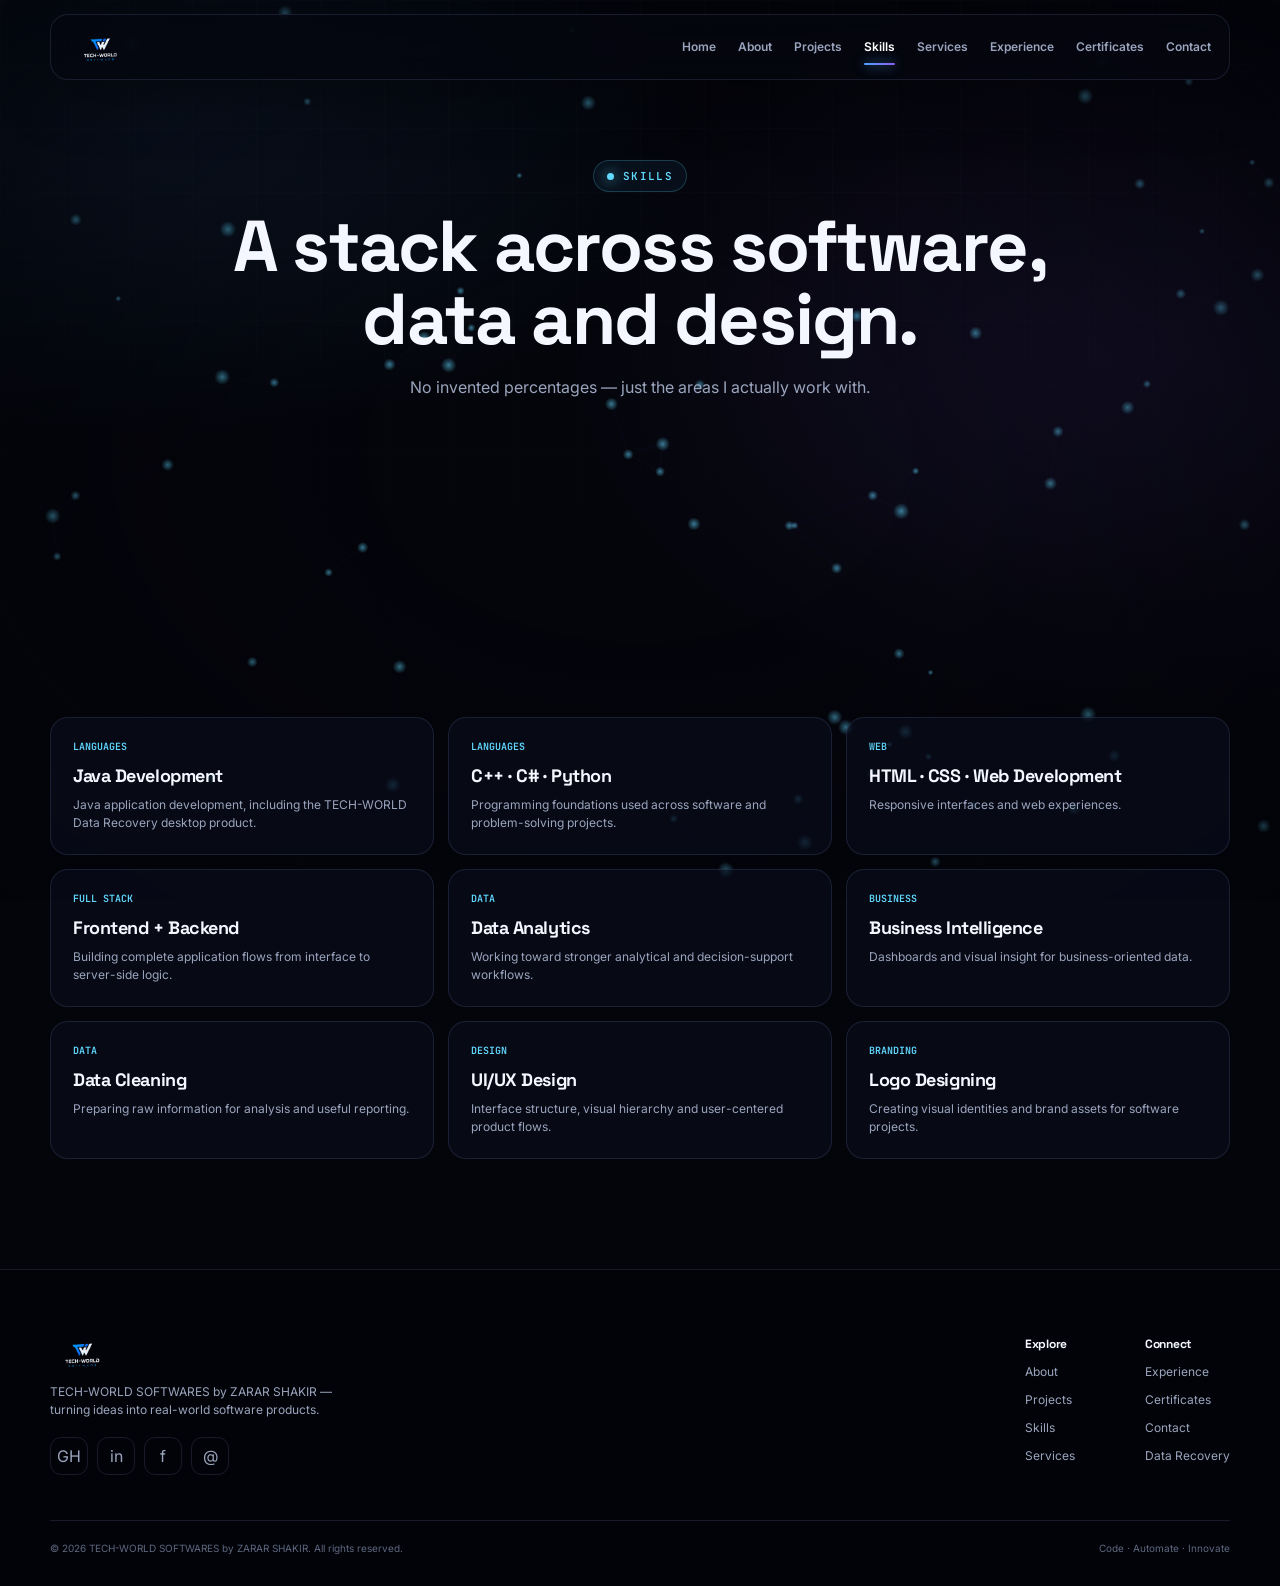
<file: features.html>
<!DOCTYPE html><html lang="en"><head><meta charset="UTF-8"><meta name="viewport" content="width=device-width,initial-scale=1"><title>Skills | TECH-WORLD SOFTWARES</title><meta name="description" content="Technical skills of Muhammad Zarar Waleed across development, data and design."><link rel="stylesheet" href="styles.css"></head><body><canvas id="neuralCanvas" aria-hidden="true"></canvas><div class="page-vignette"></div><nav><div class="wrap">
<a class="nav-brand" href="index.html"><img src="logo-tw.png" alt="TECH-WORLD SOFTWARES"></a>
<button class="nav-toggle" onclick="toggleNav()" aria-label="Open navigation">☰</button>
<div class="nav-links">
<a class="" href="index.html">Home</a>
<a class="" href="about.html">About</a>
<a class="" href="products.html">Projects</a>
<a class="active" href="features.html">Skills</a>
<a class="" href="services.html">Services</a>
<a class="" href="experience.html">Experience</a>
<a class="" href="certificates.html">Certificates</a>
<a class="" href="contact.html">Contact</a>
</div></div></nav><main>
<section class="page-hero"><div class="wrap"><div class="eyebrow reveal"><span class="dot"></span> SKILLS</div><h1 class="reveal">A stack across software, data and design.</h1><p class="sub reveal">No invented percentages — just the areas I actually work with.</p></div></section>
<section><div class="wrap"><div class="skill-grid">
<div class="skill-card reveal"><div class="mini">Languages</div><h3>Java Development</h3><p>Java application development, including the TECH-WORLD Data Recovery desktop product.</p></div>
<div class="skill-card reveal"><div class="mini">Languages</div><h3>C++ · C# · Python</h3><p>Programming foundations used across software and problem-solving projects.</p></div>
<div class="skill-card reveal"><div class="mini">Web</div><h3>HTML · CSS · Web Development</h3><p>Responsive interfaces and web experiences.</p></div>
<div class="skill-card reveal"><div class="mini">Full Stack</div><h3>Frontend + Backend</h3><p>Building complete application flows from interface to server-side logic.</p></div>
<div class="skill-card reveal"><div class="mini">Data</div><h3>Data Analytics</h3><p>Working toward stronger analytical and decision-support workflows.</p></div>
<div class="skill-card reveal"><div class="mini">Business</div><h3>Business Intelligence</h3><p>Dashboards and visual insight for business-oriented data.</p></div>
<div class="skill-card reveal"><div class="mini">Data</div><h3>Data Cleaning</h3><p>Preparing raw information for analysis and useful reporting.</p></div>
<div class="skill-card reveal"><div class="mini">Design</div><h3>UI/UX Design</h3><p>Interface structure, visual hierarchy and user-centered product flows.</p></div>
<div class="skill-card reveal"><div class="mini">Branding</div><h3>Logo Designing</h3><p>Creating visual identities and brand assets for software projects.</p></div>
</div></div></section>
</main><footer><div class="wrap"><div class="footer-top"><div>
<a class="footer-brand" href="index.html"><img src="logo-tw.png" alt="TECH-WORLD SOFTWARES"></a>
<p class="footer-tagline">TECH-WORLD SOFTWARES by ZARAR SHAKIR — turning ideas into real-world software products.</p>
<div class="social-row">
<a class="social-icon" href="https://github.com/TechWorldSoftwares/TechWorldSoftwares.github.io" target="_blank" rel="noopener" aria-label="GitHub">GH</a>
<a class="social-icon" href="https://www.linkedin.com/in/m-zarar-waleed-9b4a78322" target="_blank" rel="noopener" aria-label="LinkedIn">in</a>
<a class="social-icon" href="https://web.facebook.com/zarar.waleed.2025" target="_blank" rel="noopener" aria-label="Facebook">f</a>
<a class="social-icon" href="mailto:techworldsoftwares585@gmail.com" aria-label="Email">@</a>
</div></div>
<div class="footer-cols"><div class="footer-col"><h5>Explore</h5><a href="about.html">About</a><a href="products.html">Projects</a><a href="features.html">Skills</a><a href="services.html">Services</a></div>
<div class="footer-col"><h5>Connect</h5><a href="experience.html">Experience</a><a href="certificates.html">Certificates</a><a href="contact.html">Contact</a><a href="recovery.html">Data Recovery</a></div></div></div>
<div class="footer-bottom"><span>© 2026 TECH-WORLD SOFTWARES by ZARAR SHAKIR. All rights reserved.</span><span class="mono">Code · Automate · Innovate</span></div></div></footer><script src="main.js"></script></body></html>
</file>
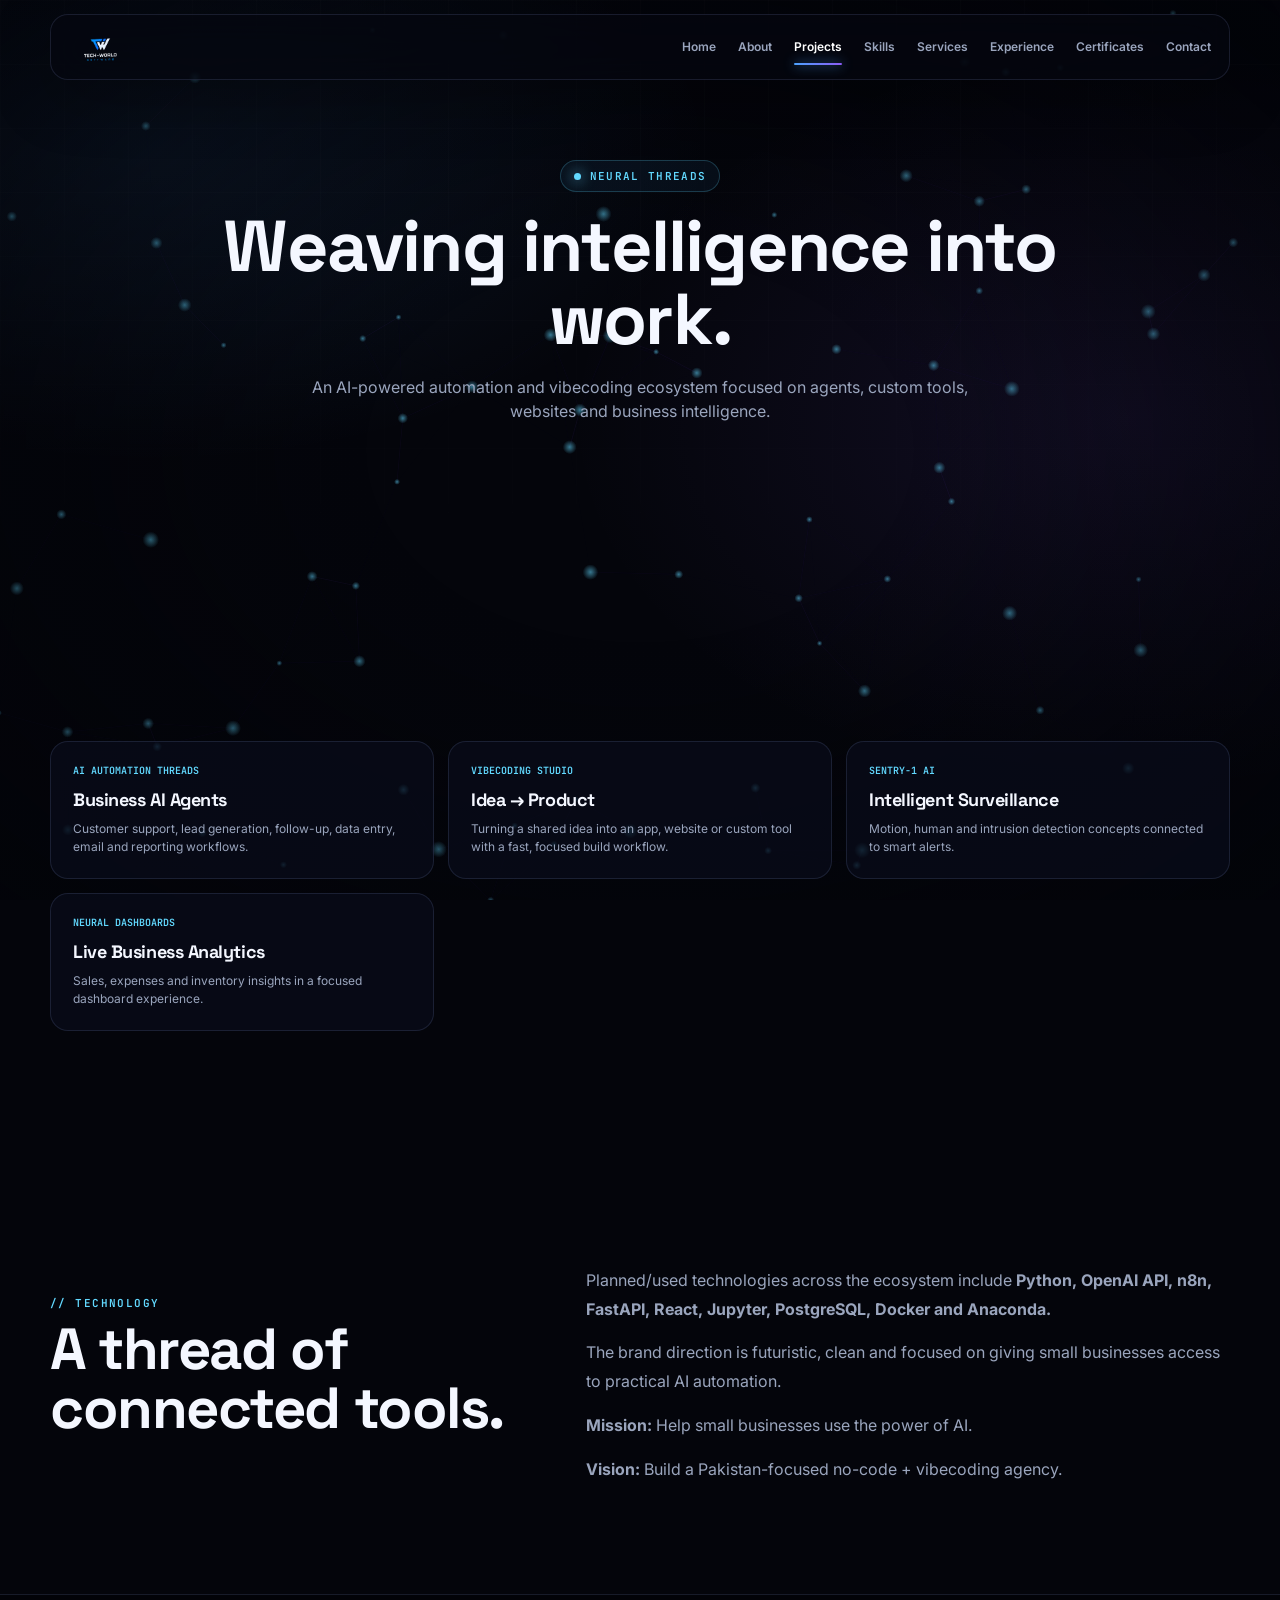
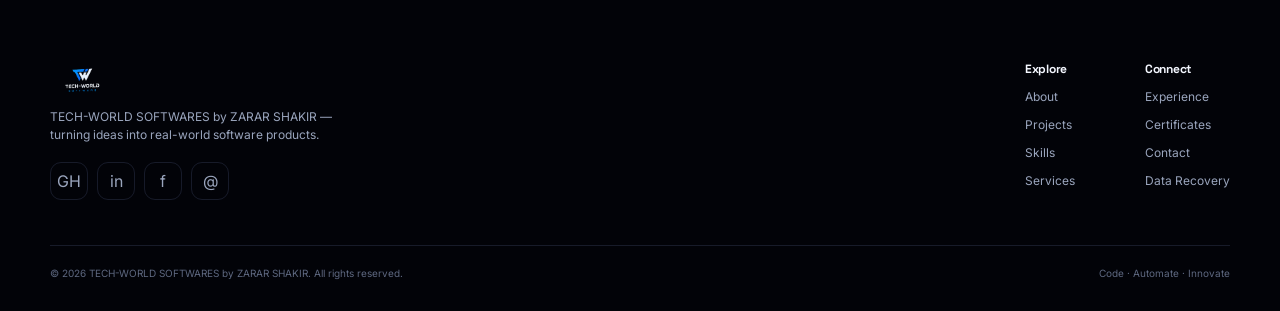
<file: neural-threads.html>
<!DOCTYPE html><html lang="en"><head><meta charset="UTF-8"><meta name="viewport" content="width=device-width,initial-scale=1"><title>NEURAL THREADS | TECH-WORLD SOFTWARES</title><meta name="description" content="NEURAL THREADS — AI automation and vibecoding ecosystem by TECH-WORLD SOFTWARES."><link rel="stylesheet" href="styles.css"></head><body><canvas id="neuralCanvas" aria-hidden="true"></canvas><div class="page-vignette"></div><nav><div class="wrap">
<a class="nav-brand" href="index.html"><img src="logo-tw.png" alt="TECH-WORLD SOFTWARES"></a>
<button class="nav-toggle" onclick="toggleNav()" aria-label="Open navigation">☰</button>
<div class="nav-links">
<a class="" href="index.html">Home</a>
<a class="" href="about.html">About</a>
<a class="active" href="products.html">Projects</a>
<a class="" href="features.html">Skills</a>
<a class="" href="services.html">Services</a>
<a class="" href="experience.html">Experience</a>
<a class="" href="certificates.html">Certificates</a>
<a class="" href="contact.html">Contact</a>
</div></div></nav><main>
<section class="page-hero"><div class="wrap"><div class="eyebrow reveal"><span class="dot"></span> NEURAL THREADS</div><h1 class="reveal">Weaving intelligence into work.</h1><p class="sub reveal">An AI-powered automation and vibecoding ecosystem focused on agents, custom tools, websites and business intelligence.</p></div></section>
<section><div class="wrap"><div class="service-grid">
<div class="service-card reveal"><div class="mini">AI AUTOMATION THREADS</div><h3>Business AI Agents</h3><p>Customer support, lead generation, follow-up, data entry, email and reporting workflows.</p></div>
<div class="service-card reveal"><div class="mini">VIBECODING STUDIO</div><h3>Idea → Product</h3><p>Turning a shared idea into an app, website or custom tool with a fast, focused build workflow.</p></div>
<div class="service-card reveal"><div class="mini">SENTRY-1 AI</div><h3>Intelligent Surveillance</h3><p>Motion, human and intrusion detection concepts connected to smart alerts.</p></div>
<div class="service-card reveal"><div class="mini">NEURAL DASHBOARDS</div><h3>Live Business Analytics</h3><p>Sales, expenses and inventory insights in a focused dashboard experience.</p></div>
</div></div></section>
<section><div class="wrap"><div class="about-grid"><div><div class="section-label">// Technology</div><h2 class="section-title">A thread of connected tools.</h2></div><div class="about-text"><p>Planned/used technologies across the ecosystem include <strong>Python, OpenAI API, n8n, FastAPI, React, Jupyter, PostgreSQL, Docker and Anaconda.</strong></p><p>The brand direction is futuristic, clean and focused on giving small businesses access to practical AI automation.</p><p><strong>Mission:</strong> Help small businesses use the power of AI.</p><p><strong>Vision:</strong> Build a Pakistan-focused no-code + vibecoding agency.</p></div></div></div></section>
</main><footer><div class="wrap"><div class="footer-top"><div>
<a class="footer-brand" href="index.html"><img src="logo-tw.png" alt="TECH-WORLD SOFTWARES"></a>
<p class="footer-tagline">TECH-WORLD SOFTWARES by ZARAR SHAKIR — turning ideas into real-world software products.</p>
<div class="social-row">
<a class="social-icon" href="https://github.com/TechWorldSoftwares/TechWorldSoftwares.github.io" target="_blank" rel="noopener" aria-label="GitHub">GH</a>
<a class="social-icon" href="https://www.linkedin.com/in/m-zarar-waleed-9b4a78322" target="_blank" rel="noopener" aria-label="LinkedIn">in</a>
<a class="social-icon" href="https://web.facebook.com/zarar.waleed.2025" target="_blank" rel="noopener" aria-label="Facebook">f</a>
<a class="social-icon" href="mailto:techworldsoftwares585@gmail.com" aria-label="Email">@</a>
</div></div>
<div class="footer-cols"><div class="footer-col"><h5>Explore</h5><a href="about.html">About</a><a href="products.html">Projects</a><a href="features.html">Skills</a><a href="services.html">Services</a></div>
<div class="footer-col"><h5>Connect</h5><a href="experience.html">Experience</a><a href="certificates.html">Certificates</a><a href="contact.html">Contact</a><a href="recovery.html">Data Recovery</a></div></div></div>
<div class="footer-bottom"><span>© 2026 TECH-WORLD SOFTWARES by ZARAR SHAKIR. All rights reserved.</span><span class="mono">Code · Automate · Innovate</span></div></div></footer><script src="main.js"></script></body></html>
</file>
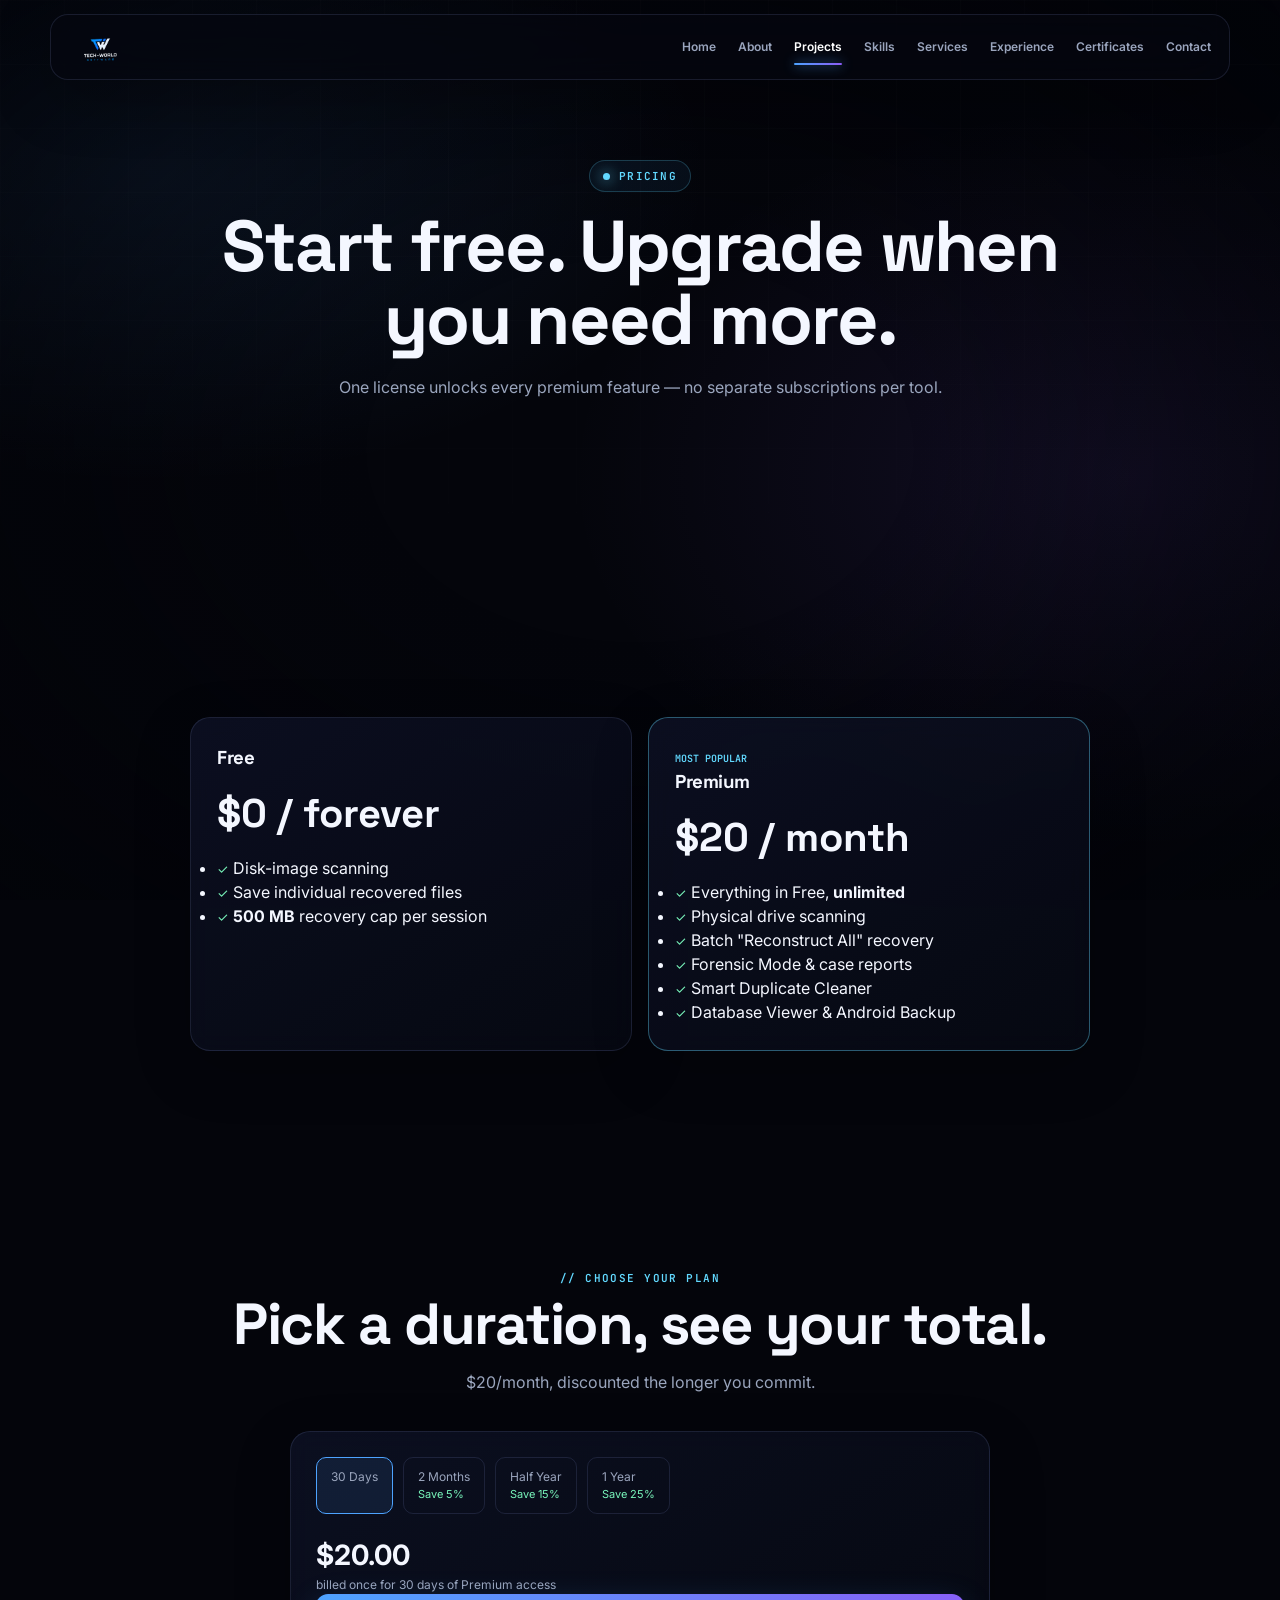
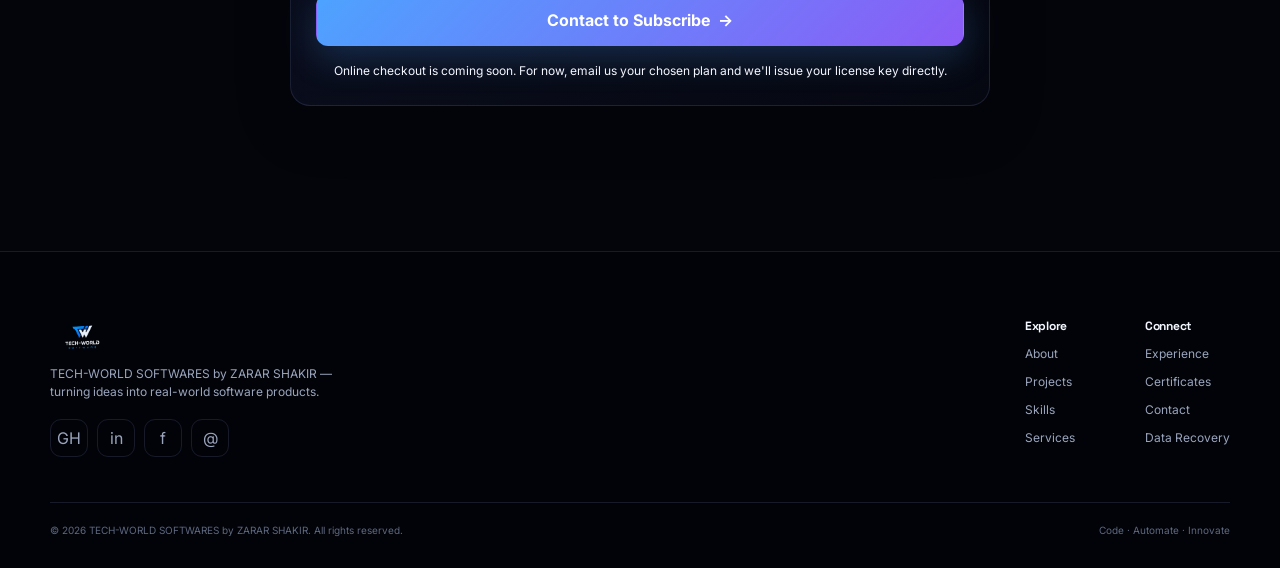
<file: pricing.html>
<!DOCTYPE html>
<html lang="en">
<head>
<meta charset="UTF-8" />
<meta name="viewport" content="width=device-width, initial-scale=1.0" />
<title>Pricing — TECH-WORLD</title>
<meta name="description" content="TECH-World Data Recovery pricing — Free and Premium plans." />
<link rel="stylesheet" href="styles.css" />

</head>
<body>
<canvas id="neuralCanvas"></canvas>
<div class="page-vignette"></div>
<nav><div class="wrap">
<a class="nav-brand" href="index.html"><img src="logo-tw.png" alt="TECH-WORLD SOFTWARES"></a>
<button class="nav-toggle" onclick="toggleNav()" aria-label="Open navigation">☰</button>
<div class="nav-links">
<a class="" href="index.html">Home</a>
<a class="" href="about.html">About</a>
<a class="active" href="products.html">Projects</a>
<a class="" href="features.html">Skills</a>
<a class="" href="services.html">Services</a>
<a class="" href="experience.html">Experience</a>
<a class="" href="certificates.html">Certificates</a>
<a class="" href="contact.html">Contact</a>
</div></div></nav>

<section class="page-hero">
  <div class="wrap">
    <div class="eyebrow reveal"><span class="dot"></span> PRICING</div>
    <h1 class="reveal">Start free. Upgrade when you need more.</h1>
    <p class="sub reveal">One license unlocks every premium feature — no separate subscriptions per tool.</p>
  </div>
</section>
<section>
  <div class="wrap">
    <div class="pricing-grid reveal">
      <div class="price-card">
        <h3>Free</h3>
        <div class="price">$0<span> / forever</span></div>
        <ul>
          <li><span class="check">&#10003;</span> Disk-image scanning</li>
          <li><span class="check">&#10003;</span> Save individual recovered files</li>
          <li><span class="check">&#10003;</span> <b>500&nbsp;MB</b> recovery cap per session</li>
        </ul>
      </div>
      <div class="price-card highlight">
        <span class="price-badge">MOST POPULAR</span>
        <h3>Premium</h3>
        <div class="price">$20<span> / month</span></div>
        <ul>
          <li><span class="check">&#10003;</span> Everything in Free, <b>unlimited</b></li>
          <li><span class="check">&#10003;</span> Physical drive scanning</li>
          <li><span class="check">&#10003;</span> Batch "Reconstruct All" recovery</li>
          <li><span class="check">&#10003;</span> Forensic Mode &amp; case reports</li>
          <li><span class="check">&#10003;</span> Smart Duplicate Cleaner</li>
          <li><span class="check">&#10003;</span> Database Viewer &amp; Android Backup</li>
        </ul>
      </div>
    </div>
  </div>
</section>

<section>
  <div class="wrap">
    <span class="section-label reveal center" style="text-align:center; display:block;">// Choose your plan</span>
    <h2 class="section-title reveal center">Pick a duration, see your total.</h2>
    <p class="section-desc reveal center">$20/month, discounted the longer you commit.</p>

    <div class="calc-card reveal">
      <div class="duration-options" id="durationOptions">
        <div class="duration-opt selected" data-months="1" data-discount="0">
          <div class="d-label">30 Days</div>
          <div class="d-save">&nbsp;</div>
        </div>
        <div class="duration-opt" data-months="2" data-discount="0.05">
          <div class="d-label">2 Months</div>
          <div class="d-save">Save 5%</div>
        </div>
        <div class="duration-opt" data-months="6" data-discount="0.15">
          <div class="d-label">Half Year</div>
          <div class="d-save">Save 15%</div>
        </div>
        <div class="duration-opt" data-months="12" data-discount="0.25">
          <div class="d-label">1 Year</div>
          <div class="d-save">Save 25%</div>
        </div>
      </div>
      <div class="calc-total">
        <div class="amount" id="calcAmount">$20.00</div>
        <div class="period" id="calcPeriod">billed once for 30 days of Premium access</div>
      </div>
      <div class="hero-ctas" style="margin-top:0;">
        <a href="mailto:techworldsoftwares585@gmail.com?subject=TECH-World%20Premium%20Subscription" class="btn-primary" style="width:100%; justify-content:center;" id="subscribeBtn">Contact to Subscribe &nbsp;&rarr;</a>
      </div>
      <p style="text-align:center; font-size:12px; color:var(--ink-faint); margin-top:16px;">
        Online checkout is coming soon. For now, email us your chosen plan and we'll issue your license key directly.
      </p>
    </div>
  </div>
</section>

<script>
const BASE_PRICE = 20;
const opts = document.querySelectorAll('.duration-opt');
opts.forEach(opt => {
  opt.addEventListener('click', () => {
    opts.forEach(o => o.classList.remove('selected'));
    opt.classList.add('selected');
    const months = parseInt(opt.dataset.months);
    const discount = parseFloat(opt.dataset.discount);
    const total = BASE_PRICE * months * (1 - discount);
    document.getElementById('calcAmount').textContent = '$' + total.toFixed(2);
    const label = opt.querySelector('.d-label').textContent;
    document.getElementById('calcPeriod').textContent = 'billed once for ' + label.toLowerCase() + ' of Premium access';
    document.getElementById('subscribeBtn').href = 'mailto:techworldsoftwares585@gmail.com?subject=TECH-World%20Premium%20-%20' + encodeURIComponent(label) + '&body=I%27d%20like%20to%20subscribe%20to%20the%20' + encodeURIComponent(label) + '%20plan%20(%24' + total.toFixed(2) + ').';
  });
});
</script>

<footer><div class="wrap"><div class="footer-top"><div>
<a class="footer-brand" href="index.html"><img src="logo-tw.png" alt="TECH-WORLD SOFTWARES"></a>
<p class="footer-tagline">TECH-WORLD SOFTWARES by ZARAR SHAKIR — turning ideas into real-world software products.</p>
<div class="social-row">
<a class="social-icon" href="https://github.com/TechWorldSoftwares/TechWorldSoftwares.github.io" target="_blank" rel="noopener" aria-label="GitHub">GH</a>
<a class="social-icon" href="https://www.linkedin.com/in/m-zarar-waleed-9b4a78322" target="_blank" rel="noopener" aria-label="LinkedIn">in</a>
<a class="social-icon" href="https://web.facebook.com/zarar.waleed.2025" target="_blank" rel="noopener" aria-label="Facebook">f</a>
<a class="social-icon" href="mailto:techworldsoftwares585@gmail.com" aria-label="Email">@</a>
</div></div>
<div class="footer-cols"><div class="footer-col"><h5>Explore</h5><a href="about.html">About</a><a href="products.html">Projects</a><a href="features.html">Skills</a><a href="services.html">Services</a></div>
<div class="footer-col"><h5>Connect</h5><a href="experience.html">Experience</a><a href="certificates.html">Certificates</a><a href="contact.html">Contact</a><a href="recovery.html">Data Recovery</a></div></div></div>
<div class="footer-bottom"><span>© 2026 TECH-WORLD SOFTWARES by ZARAR SHAKIR. All rights reserved.</span><span class="mono">Code · Automate · Innovate</span></div></div></footer>
<script src="main.js"></script>
</body>
</html>
</file>
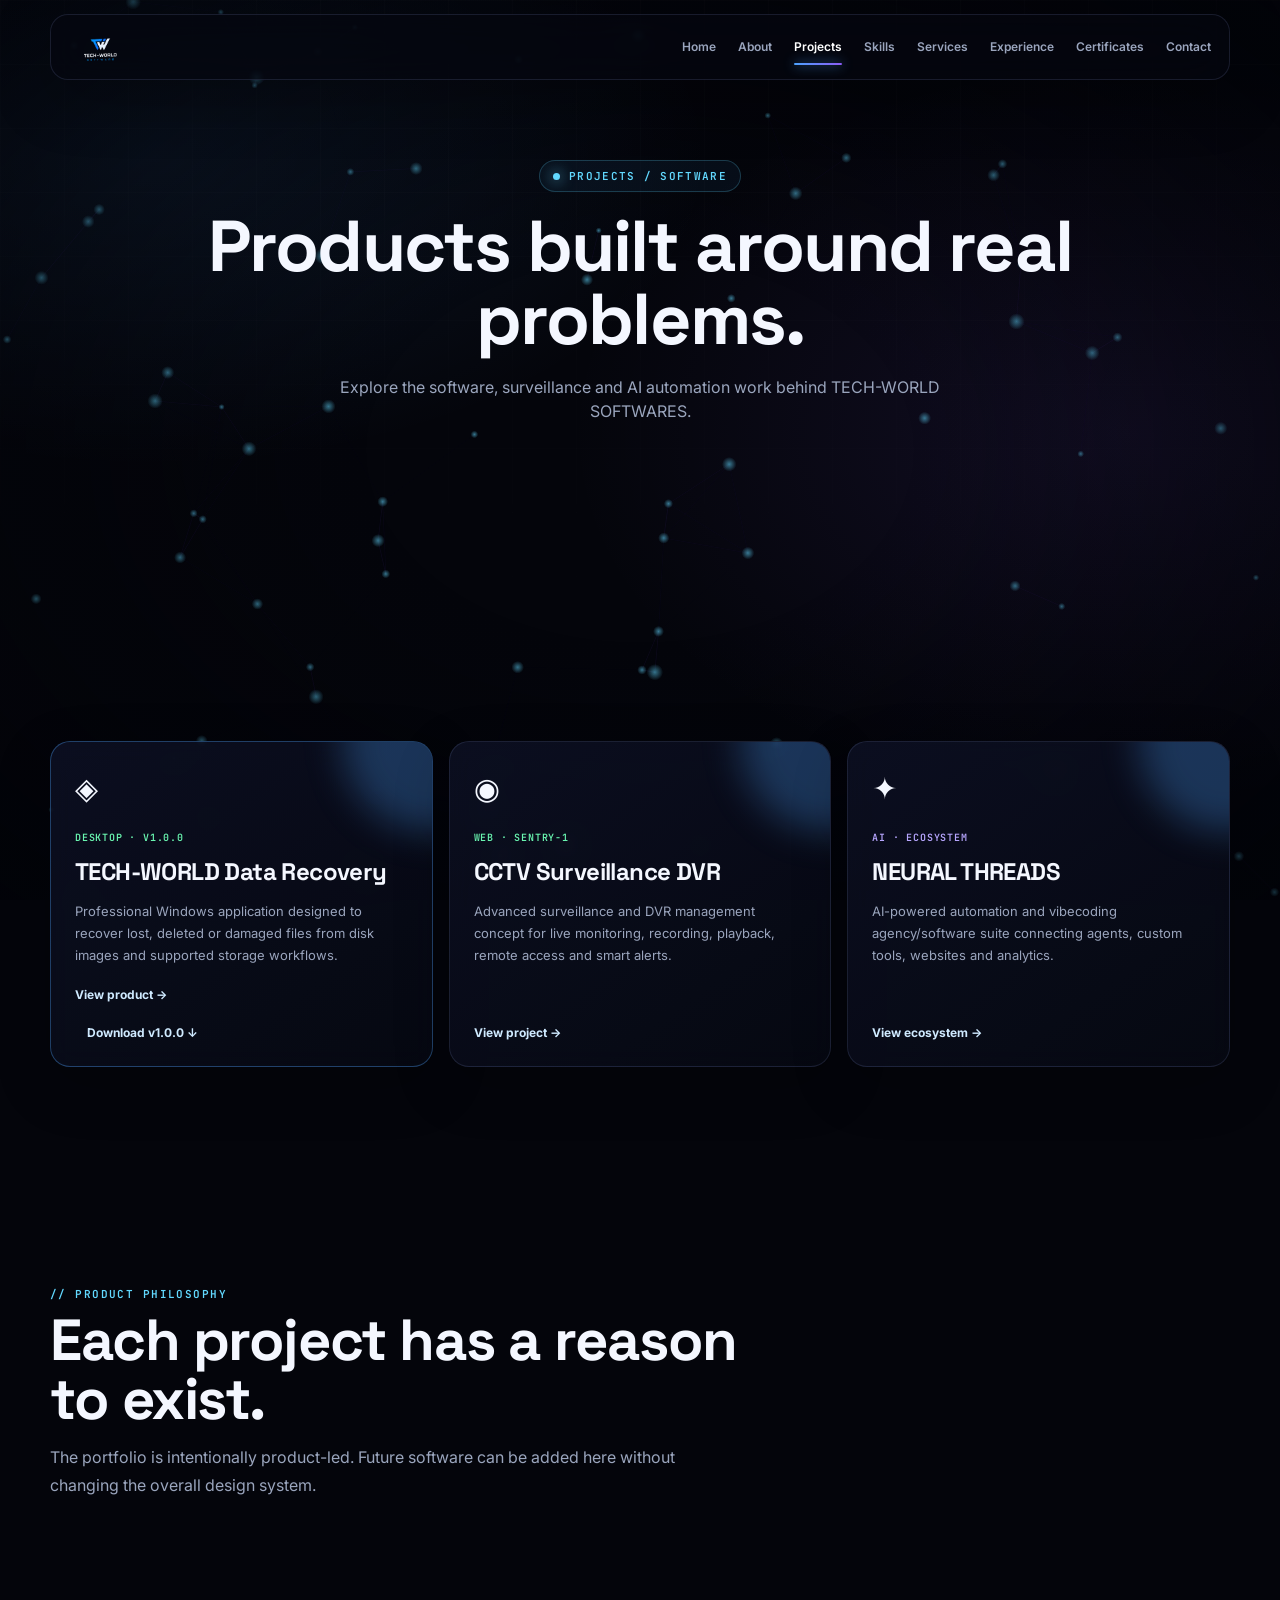
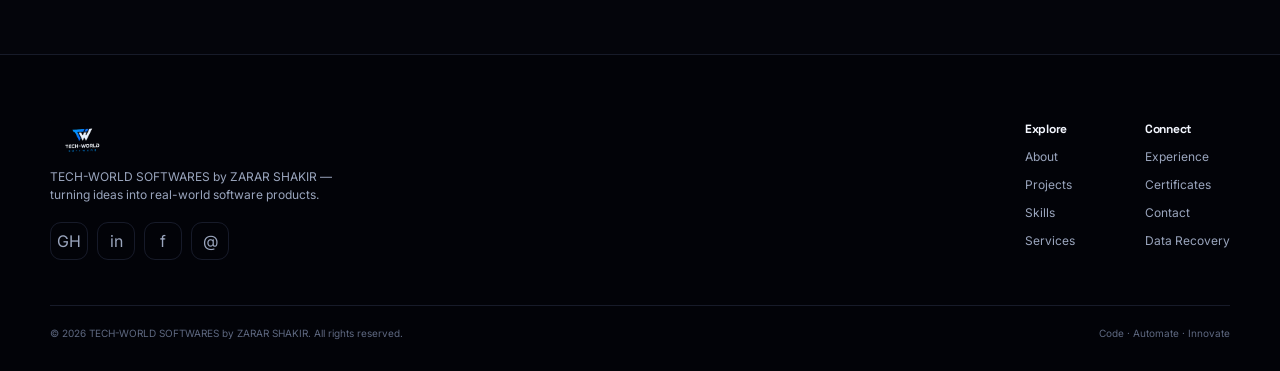
<file: products.html>
<!DOCTYPE html><html lang="en"><head><meta charset="UTF-8"><meta name="viewport" content="width=device-width,initial-scale=1"><title>Projects | TECH-WORLD SOFTWARES</title><meta name="description" content="Software projects by Muhammad Zarar Waleed including data recovery, CCTV surveillance and AI automation."><link rel="stylesheet" href="styles.css"></head><body><canvas id="neuralCanvas" aria-hidden="true"></canvas><div class="page-vignette"></div><nav><div class="wrap">
<a class="nav-brand" href="index.html"><img src="logo-tw.png" alt="TECH-WORLD SOFTWARES"></a>
<button class="nav-toggle" onclick="toggleNav()" aria-label="Open navigation">☰</button>
<div class="nav-links">
<a class="" href="index.html">Home</a>
<a class="" href="about.html">About</a>
<a class="active" href="products.html">Projects</a>
<a class="" href="features.html">Skills</a>
<a class="" href="services.html">Services</a>
<a class="" href="experience.html">Experience</a>
<a class="" href="certificates.html">Certificates</a>
<a class="" href="contact.html">Contact</a>
</div></div></nav><main>
<section class="page-hero"><div class="wrap"><div class="eyebrow reveal"><span class="dot"></span> PROJECTS / SOFTWARE</div><h1 class="reveal">Products built around real problems.</h1><p class="sub reveal">Explore the software, surveillance and AI automation work behind TECH-WORLD SOFTWARES.</p></div></section>
<section><div class="wrap"><div class="showcase-grid">
<a class="product-card featured reveal" href="recovery.html"><div class="product-icon">◈</div><span class="product-status status-live">Desktop · v1.0.0</span><h3>TECH-WORLD Data Recovery</h3><p>Professional Windows application designed to recover lost, deleted or damaged files from disk images and supported storage workflows.</p><span class="product-link">View product →</span><span class="product-link" style="margin-left:12px;">Download v1.0.0 ↓</span></a>
<a class="product-card reveal" href="sentry.html"><div class="product-icon">◉</div><span class="product-status status-live">Web · SENTRY-1</span><h3>CCTV Surveillance DVR</h3><p>Advanced surveillance and DVR management concept for live monitoring, recording, playback, remote access and smart alerts.</p><span class="product-link">View project →</span></a>
<a class="product-card reveal" href="neural-threads.html"><div class="product-icon">✦</div><span class="product-status status-soon">AI · Ecosystem</span><h3>NEURAL THREADS</h3><p>AI-powered automation and vibecoding agency/software suite connecting agents, custom tools, websites and analytics.</p><span class="product-link">View ecosystem →</span></a>
</div></div></section>
<section><div class="wrap"><div class="section-head"><div class="section-label">// Product philosophy</div><h2 class="section-title">Each project has a reason to exist.</h2><p class="section-desc">The portfolio is intentionally product-led. Future software can be added here without changing the overall design system.</p></div></div></section>
</main><footer><div class="wrap"><div class="footer-top"><div>
<a class="footer-brand" href="index.html"><img src="logo-tw.png" alt="TECH-WORLD SOFTWARES"></a>
<p class="footer-tagline">TECH-WORLD SOFTWARES by ZARAR SHAKIR — turning ideas into real-world software products.</p>
<div class="social-row">
<a class="social-icon" href="https://github.com/TechWorldSoftwares/TechWorldSoftwares.github.io" target="_blank" rel="noopener" aria-label="GitHub">GH</a>
<a class="social-icon" href="https://www.linkedin.com/in/m-zarar-waleed-9b4a78322" target="_blank" rel="noopener" aria-label="LinkedIn">in</a>
<a class="social-icon" href="https://web.facebook.com/zarar.waleed.2025" target="_blank" rel="noopener" aria-label="Facebook">f</a>
<a class="social-icon" href="mailto:techworldsoftwares585@gmail.com" aria-label="Email">@</a>
</div></div>
<div class="footer-cols"><div class="footer-col"><h5>Explore</h5><a href="about.html">About</a><a href="products.html">Projects</a><a href="features.html">Skills</a><a href="services.html">Services</a></div>
<div class="footer-col"><h5>Connect</h5><a href="experience.html">Experience</a><a href="certificates.html">Certificates</a><a href="contact.html">Contact</a><a href="recovery.html">Data Recovery</a></div></div></div>
<div class="footer-bottom"><span>© 2026 TECH-WORLD SOFTWARES by ZARAR SHAKIR. All rights reserved.</span><span class="mono">Code · Automate · Innovate</span></div></div></footer><script src="main.js"></script></body></html>
</file>
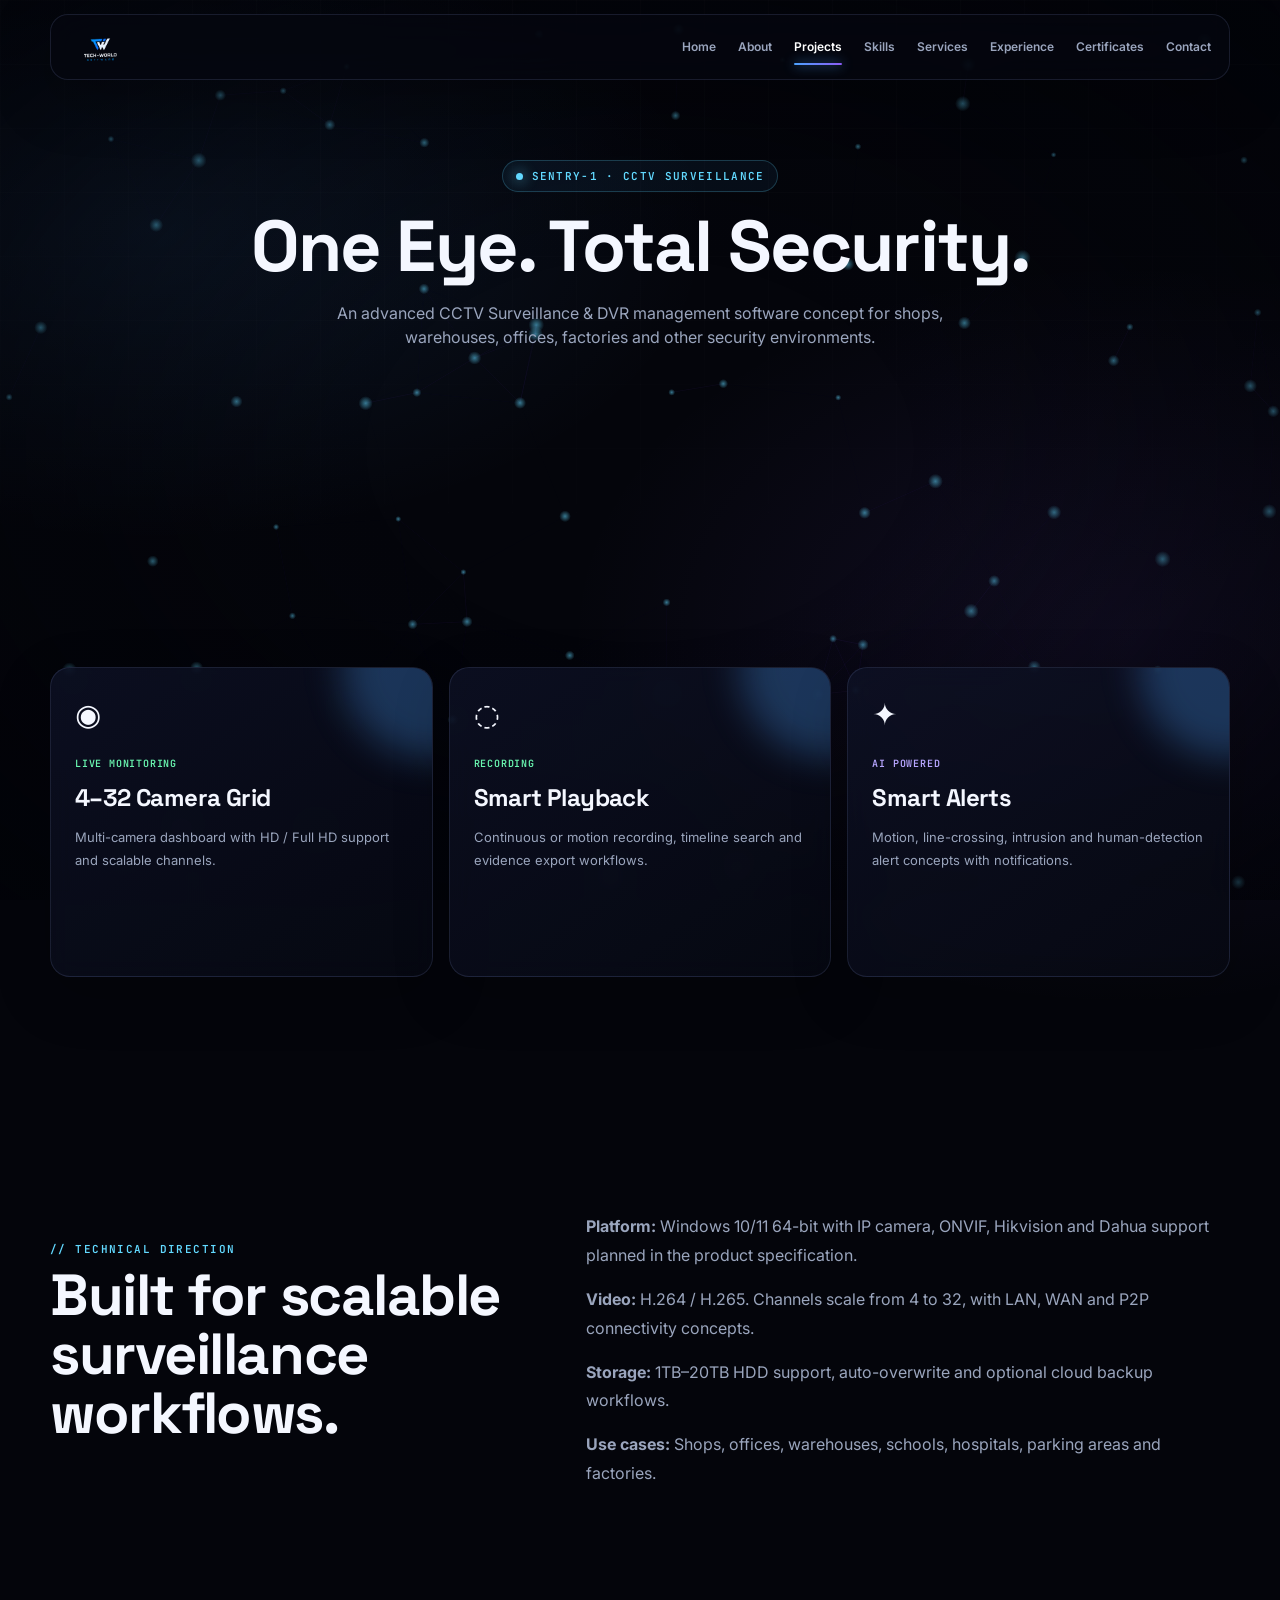
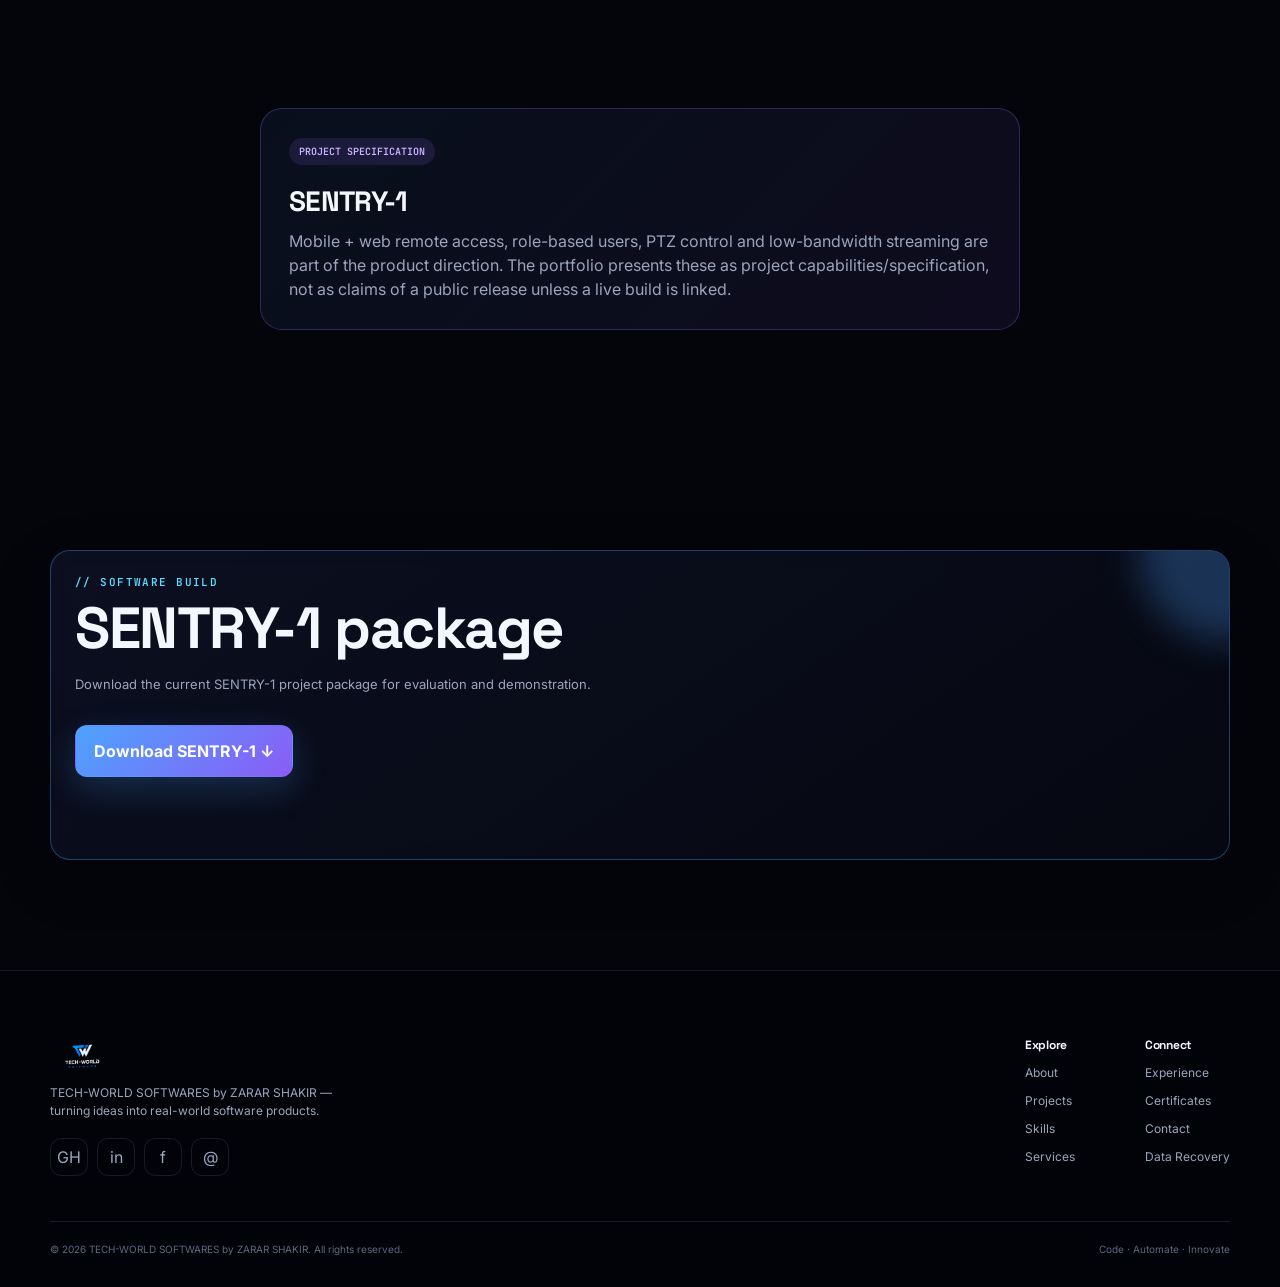
<file: sentry.html>
<!DOCTYPE html><html lang="en"><head><meta charset="UTF-8"><meta name="viewport" content="width=device-width,initial-scale=1"><title>SENTRY-1 | TECH-WORLD SOFTWARES</title><meta name="description" content="SENTRY-1 CCTV Surveillance and DVR management software concept by TECH-WORLD SOFTWARES."><link rel="stylesheet" href="styles.css"></head><body><canvas id="neuralCanvas" aria-hidden="true"></canvas><div class="page-vignette"></div><nav><div class="wrap">
<a class="nav-brand" href="index.html"><img src="logo-tw.png" alt="TECH-WORLD SOFTWARES"></a>
<button class="nav-toggle" onclick="toggleNav()" aria-label="Open navigation">☰</button>
<div class="nav-links">
<a class="" href="index.html">Home</a>
<a class="" href="about.html">About</a>
<a class="active" href="products.html">Projects</a>
<a class="" href="features.html">Skills</a>
<a class="" href="services.html">Services</a>
<a class="" href="experience.html">Experience</a>
<a class="" href="certificates.html">Certificates</a>
<a class="" href="contact.html">Contact</a>
</div></div></nav><main>
<section class="page-hero"><div class="wrap"><div class="eyebrow reveal"><span class="dot"></span> SENTRY-1 · CCTV SURVEILLANCE</div><h1 class="reveal">One Eye. Total Security.</h1><p class="sub reveal">An advanced CCTV Surveillance & DVR management software concept for shops, warehouses, offices, factories and other security environments.</p></div></section>
<section><div class="wrap"><div class="showcase-grid">
<div class="product-card reveal"><div class="product-icon">◉</div><span class="product-status status-live">Live monitoring</span><h3>4–32 Camera Grid</h3><p>Multi-camera dashboard with HD / Full HD support and scalable channels.</p></div>
<div class="product-card reveal"><div class="product-icon">◌</div><span class="product-status status-live">Recording</span><h3>Smart Playback</h3><p>Continuous or motion recording, timeline search and evidence export workflows.</p></div>
<div class="product-card reveal"><div class="product-icon">✦</div><span class="product-status status-soon">AI Powered</span><h3>Smart Alerts</h3><p>Motion, line-crossing, intrusion and human-detection alert concepts with notifications.</p></div>
</div></div></section>
<section><div class="wrap"><div class="about-grid"><div><div class="section-label">// Technical direction</div><h2 class="section-title">Built for scalable surveillance workflows.</h2></div><div class="about-text"><p><strong>Platform:</strong> Windows 10/11 64-bit with IP camera, ONVIF, Hikvision and Dahua support planned in the product specification.</p><p><strong>Video:</strong> H.264 / H.265. Channels scale from 4 to 32, with LAN, WAN and P2P connectivity concepts.</p><p><strong>Storage:</strong> 1TB–20TB HDD support, auto-overwrite and optional cloud backup workflows.</p><p><strong>Use cases:</strong> Shops, offices, warehouses, schools, hospitals, parking areas and factories.</p></div></div></div></section>
<section><div class="wrap"><div class="certificate-card"><span class="badge-progress">Project specification</span><h3>SENTRY-1</h3><p>Mobile + web remote access, role-based users, PTZ control and low-bandwidth streaming are part of the product direction. The portfolio presents these as project capabilities/specification, not as claims of a public release unless a live build is linked.</p></div></div></section>
</main><section><div class="wrap"><div class="product-card featured reveal"><div class="section-label">// SOFTWARE BUILD</div><h2 class="section-title">SENTRY-1 package</h2><p class="section-desc">Download the current SENTRY-1 project package for evaluation and demonstration.</p><div class="hero-ctas"><a class="btn-primary" href="downloads/SENTRY-1-CCTV-Surveillance.zip" download>Download SENTRY-1 ↓</a></div></div></div></section>
<footer><div class="wrap"><div class="footer-top"><div>
<a class="footer-brand" href="index.html"><img src="logo-tw.png" alt="TECH-WORLD SOFTWARES"></a>
<p class="footer-tagline">TECH-WORLD SOFTWARES by ZARAR SHAKIR — turning ideas into real-world software products.</p>
<div class="social-row">
<a class="social-icon" href="https://github.com/TechWorldSoftwares/TechWorldSoftwares.github.io" target="_blank" rel="noopener" aria-label="GitHub">GH</a>
<a class="social-icon" href="https://www.linkedin.com/in/m-zarar-waleed-9b4a78322" target="_blank" rel="noopener" aria-label="LinkedIn">in</a>
<a class="social-icon" href="https://web.facebook.com/zarar.waleed.2025" target="_blank" rel="noopener" aria-label="Facebook">f</a>
<a class="social-icon" href="mailto:techworldsoftwares585@gmail.com" aria-label="Email">@</a>
</div></div>
<div class="footer-cols"><div class="footer-col"><h5>Explore</h5><a href="about.html">About</a><a href="products.html">Projects</a><a href="features.html">Skills</a><a href="services.html">Services</a></div>
<div class="footer-col"><h5>Connect</h5><a href="experience.html">Experience</a><a href="certificates.html">Certificates</a><a href="contact.html">Contact</a><a href="recovery.html">Data Recovery</a></div></div></div>
<div class="footer-bottom"><span>© 2026 TECH-WORLD SOFTWARES by ZARAR SHAKIR. All rights reserved.</span><span class="mono">Code · Automate · Innovate</span></div></div></footer><script src="main.js"></script></body></html>
</file>
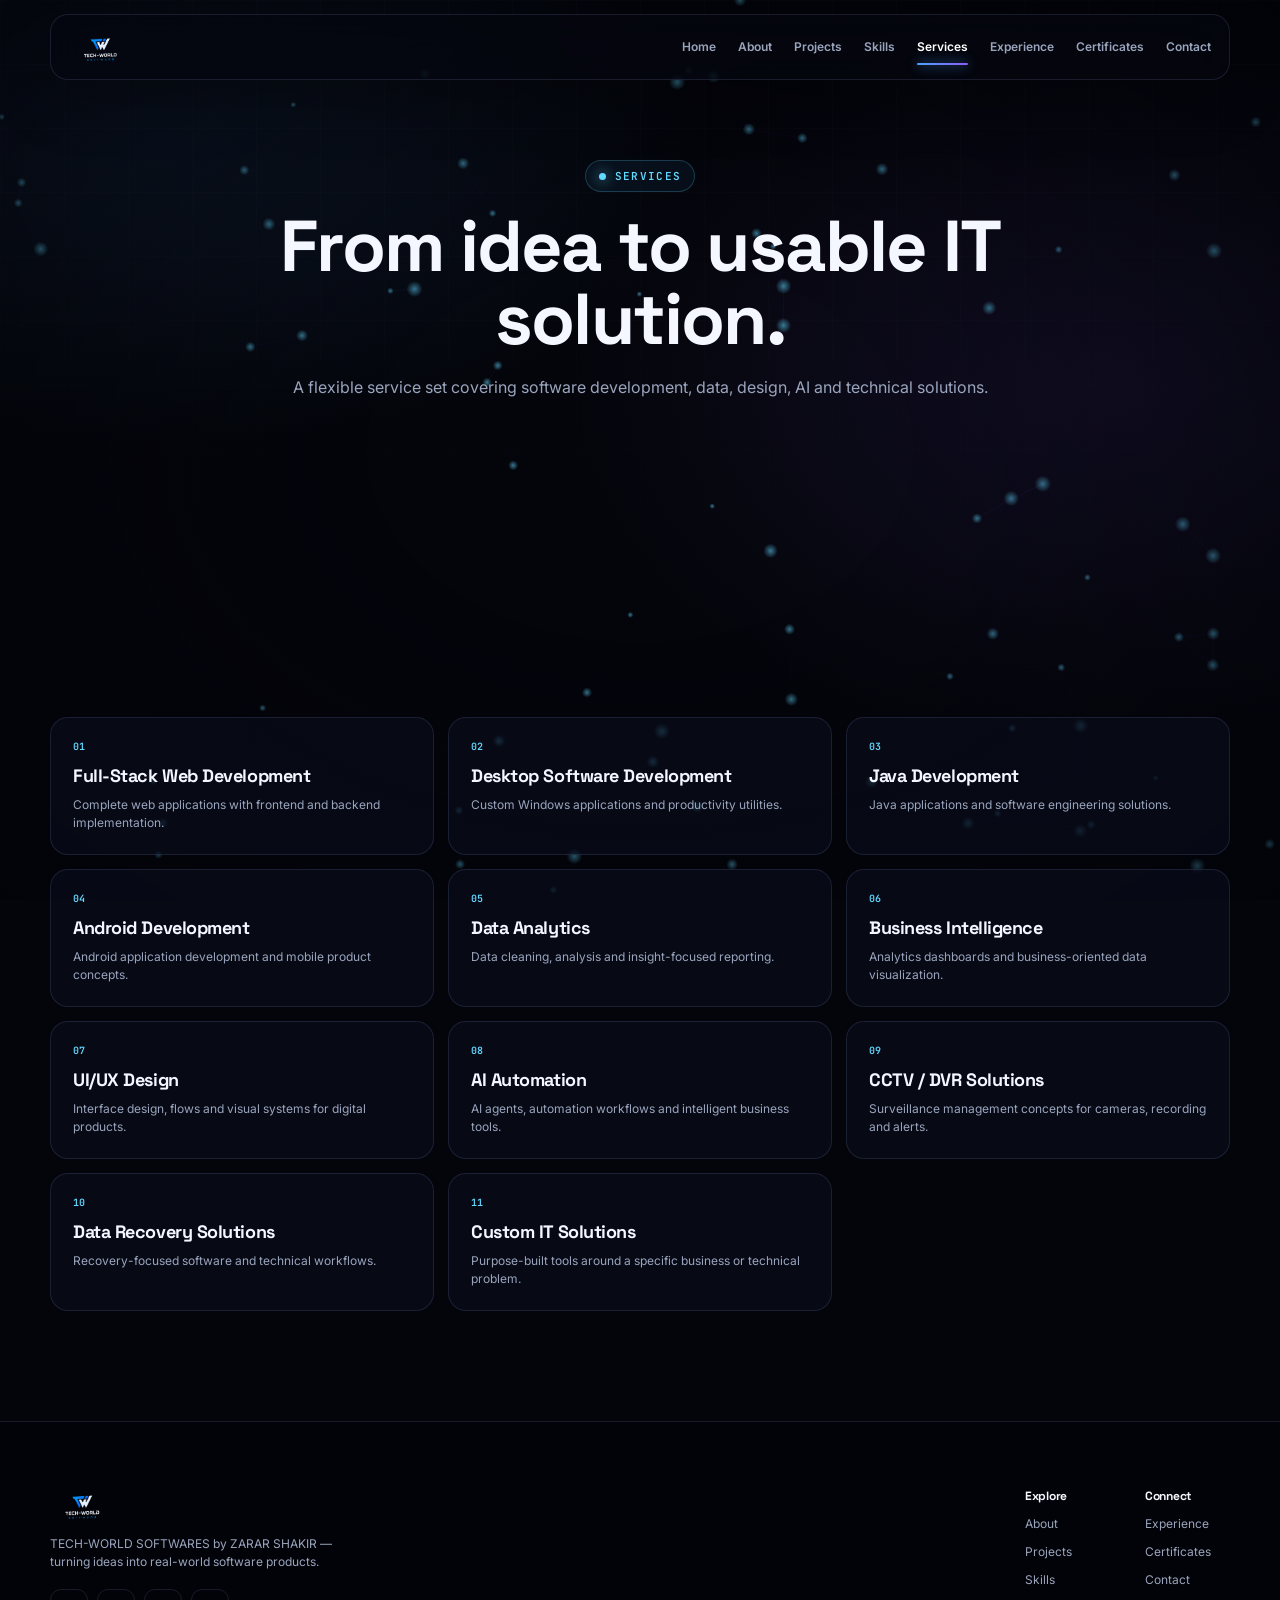
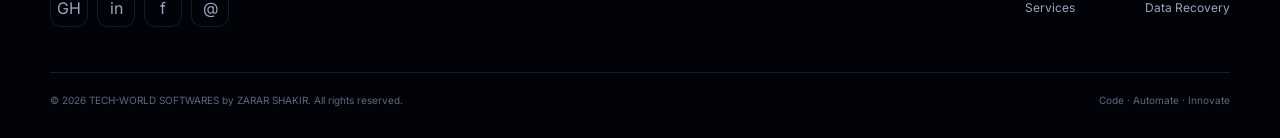
<file: services.html>
<!DOCTYPE html><html lang="en"><head><meta charset="UTF-8"><meta name="viewport" content="width=device-width,initial-scale=1"><title>Services | TECH-WORLD SOFTWARES</title><meta name="description" content="Software, data, design, AI and custom IT services by Muhammad Zarar Waleed."><link rel="stylesheet" href="styles.css"></head><body><canvas id="neuralCanvas" aria-hidden="true"></canvas><div class="page-vignette"></div><nav><div class="wrap">
<a class="nav-brand" href="index.html"><img src="logo-tw.png" alt="TECH-WORLD SOFTWARES"></a>
<button class="nav-toggle" onclick="toggleNav()" aria-label="Open navigation">☰</button>
<div class="nav-links">
<a class="" href="index.html">Home</a>
<a class="" href="about.html">About</a>
<a class="" href="products.html">Projects</a>
<a class="" href="features.html">Skills</a>
<a class="active" href="services.html">Services</a>
<a class="" href="experience.html">Experience</a>
<a class="" href="certificates.html">Certificates</a>
<a class="" href="contact.html">Contact</a>
</div></div></nav><main>
<section class="page-hero"><div class="wrap"><div class="eyebrow reveal"><span class="dot"></span> SERVICES</div><h1 class="reveal">From idea to usable IT solution.</h1><p class="sub reveal">A flexible service set covering software development, data, design, AI and technical solutions.</p></div></section>
<section><div class="wrap"><div class="service-grid">
<div class="service-card reveal"><div class="mini">01</div><h3>Full-Stack Web Development</h3><p>Complete web applications with frontend and backend implementation.</p></div>
<div class="service-card reveal"><div class="mini">02</div><h3>Desktop Software Development</h3><p>Custom Windows applications and productivity utilities.</p></div>
<div class="service-card reveal"><div class="mini">03</div><h3>Java Development</h3><p>Java applications and software engineering solutions.</p></div>
<div class="service-card reveal"><div class="mini">04</div><h3>Android Development</h3><p>Android application development and mobile product concepts.</p></div>
<div class="service-card reveal"><div class="mini">05</div><h3>Data Analytics</h3><p>Data cleaning, analysis and insight-focused reporting.</p></div>
<div class="service-card reveal"><div class="mini">06</div><h3>Business Intelligence</h3><p>Analytics dashboards and business-oriented data visualization.</p></div>
<div class="service-card reveal"><div class="mini">07</div><h3>UI/UX Design</h3><p>Interface design, flows and visual systems for digital products.</p></div>
<div class="service-card reveal"><div class="mini">08</div><h3>AI Automation</h3><p>AI agents, automation workflows and intelligent business tools.</p></div>
<div class="service-card reveal"><div class="mini">09</div><h3>CCTV / DVR Solutions</h3><p>Surveillance management concepts for cameras, recording and alerts.</p></div>
<div class="service-card reveal"><div class="mini">10</div><h3>Data Recovery Solutions</h3><p>Recovery-focused software and technical workflows.</p></div>
<div class="service-card reveal"><div class="mini">11</div><h3>Custom IT Solutions</h3><p>Purpose-built tools around a specific business or technical problem.</p></div>
</div></div></section>
</main><footer><div class="wrap"><div class="footer-top"><div>
<a class="footer-brand" href="index.html"><img src="logo-tw.png" alt="TECH-WORLD SOFTWARES"></a>
<p class="footer-tagline">TECH-WORLD SOFTWARES by ZARAR SHAKIR — turning ideas into real-world software products.</p>
<div class="social-row">
<a class="social-icon" href="https://github.com/TechWorldSoftwares/TechWorldSoftwares.github.io" target="_blank" rel="noopener" aria-label="GitHub">GH</a>
<a class="social-icon" href="https://www.linkedin.com/in/m-zarar-waleed-9b4a78322" target="_blank" rel="noopener" aria-label="LinkedIn">in</a>
<a class="social-icon" href="https://web.facebook.com/zarar.waleed.2025" target="_blank" rel="noopener" aria-label="Facebook">f</a>
<a class="social-icon" href="mailto:techworldsoftwares585@gmail.com" aria-label="Email">@</a>
</div></div>
<div class="footer-cols"><div class="footer-col"><h5>Explore</h5><a href="about.html">About</a><a href="products.html">Projects</a><a href="features.html">Skills</a><a href="services.html">Services</a></div>
<div class="footer-col"><h5>Connect</h5><a href="experience.html">Experience</a><a href="certificates.html">Certificates</a><a href="contact.html">Contact</a><a href="recovery.html">Data Recovery</a></div></div></div>
<div class="footer-bottom"><span>© 2026 TECH-WORLD SOFTWARES by ZARAR SHAKIR. All rights reserved.</span><span class="mono">Code · Automate · Innovate</span></div></div></footer><script src="main.js"></script></body></html>
</file>
<file: styles.css>
@import url('https://fonts.googleapis.com/css2?family=Space+Grotesk:wght@400;500;600;700&family=Inter:wght@400;500;600;700&family=JetBrains+Mono:wght@400;500&display=swap');

:root{
  --bg:#04050b;
  --bg2:#070914;
  --panel:rgba(10,13,28,.72);
  --panel-solid:#0a0d1c;
  --line:rgba(130,150,210,.16);
  --text:#f4f7ff;
  --muted:#9aa5bd;
  --faint:#5e6880;
  --blue:#4da3ff;
  --cyan:#62d9ff;
  --purple:#8b5cf6;
  --violet:#b66dff;
  --glow-blue:rgba(77,163,255,.28);
  --glow-purple:rgba(139,92,246,.26);
}
*{box-sizing:border-box;margin:0;padding:0}
html{scroll-behavior:smooth}
body{background:
 radial-gradient(900px 500px at 12% 8%,rgba(77,163,255,.10),transparent 62%),
 radial-gradient(900px 600px at 88% 22%,rgba(139,92,246,.10),transparent 62%),
 var(--bg);color:var(--text);font-family:Inter,system-ui,sans-serif;overflow-x:hidden;line-height:1.5}
body:before{content:"";position:fixed;inset:0;pointer-events:none;z-index:-1;background-image:linear-gradient(rgba(255,255,255,.018) 1px,transparent 1px),linear-gradient(90deg,rgba(255,255,255,.018) 1px,transparent 1px);background-size:64px 64px;mask-image:linear-gradient(to bottom,black,transparent 80%)}
::selection{background:var(--purple);color:white}
a{color:inherit;text-decoration:none}
img{max-width:100%;display:block}
button,input,textarea{font:inherit}
h1,h2,h3,h4,h5{font-family:"Space Grotesk",sans-serif;letter-spacing:-.025em}
.wrap{width:min(1180px,calc(100% - 40px));margin:auto;position:relative;z-index:2}

#neuralCanvas{position:fixed;inset:0;width:100%;height:100%;z-index:0;pointer-events:none;opacity:.9}
.page-vignette{position:fixed;inset:0;z-index:1;pointer-events:none;background:radial-gradient(ellipse at center,transparent 30%,rgba(2,3,8,.62) 100%)}

nav{position:fixed;top:14px;left:0;right:0;z-index:100;padding:0 18px}
nav .wrap{height:66px;padding:0 18px;display:flex;align-items:center;justify-content:space-between;border:1px solid var(--line);border-radius:18px;background:rgba(5,7,16,.66);backdrop-filter:blur(22px);box-shadow:0 16px 60px rgba(0,0,0,.25)}
.nav-brand{display:flex;align-items:center;gap:10px;min-width:180px}
.nav-brand img{height:35px;width:auto}
.nav-links{display:flex;align-items:center;gap:22px}
.nav-links a{font-size:12px;color:var(--muted);font-weight:600;transition:.25s;white-space:nowrap}
.nav-links a:hover,.nav-links a.active{color:#fff}
.nav-links a.active{position:relative}
.nav-links a.active:after{content:"";position:absolute;left:0;right:0;bottom:-9px;height:2px;border-radius:2px;background:linear-gradient(90deg,var(--blue),var(--purple));box-shadow:0 0 12px var(--blue)}
.nav-cta{padding:10px 15px;border-radius:11px!important;color:#fff!important;background:linear-gradient(135deg,var(--blue),var(--purple));box-shadow:0 8px 28px rgba(77,163,255,.22)}
.nav-toggle{display:none;background:rgba(255,255,255,.04);border:1px solid var(--line);color:white;width:40px;height:40px;border-radius:11px;cursor:pointer}

.hero{min-height:100vh;position:relative;display:flex;align-items:center;padding:125px 0 70px;overflow:hidden}
.hero .wrap{display:grid;grid-template-columns:1.05fr .95fr;align-items:center;gap:30px}
.hero-copy{position:relative;z-index:5}
.eyebrow{display:inline-flex;align-items:center;gap:9px;padding:8px 13px;border:1px solid rgba(98,217,255,.22);background:rgba(77,163,255,.06);border-radius:999px;color:var(--cyan);font:600 11px "JetBrains Mono",monospace;letter-spacing:.12em;text-transform:uppercase}
.eyebrow .dot{width:7px;height:7px;border-radius:50%;background:var(--cyan);box-shadow:0 0 14px var(--cyan);animation:pulse 1.7s infinite}
@keyframes pulse{50%{opacity:.35;transform:scale(.75)}}
.hero h1{font-size:clamp(48px,7vw,92px);line-height:.95;margin:22px 0 22px;font-weight:700;max-width:760px}
.gradient-text{background:linear-gradient(100deg,#fff 18%,#a8d8ff 48%,#b88aff 90%);-webkit-background-clip:text;background-clip:text;color:transparent}
.hero .sub{max-width:650px;color:var(--muted);font-size:17px;line-height:1.75}
.hero-ctas{display:flex;gap:12px;flex-wrap:wrap;margin-top:30px}
.btn-primary,.btn-ghost{display:inline-flex;align-items:center;justify-content:center;gap:8px;border-radius:12px;padding:13px 18px;border:1px solid transparent;cursor:pointer;transition:transform .25s,box-shadow .25s,border-color .25s;background:none;color:white}
.btn-primary{background:linear-gradient(135deg,var(--blue),var(--purple));box-shadow:0 12px 35px rgba(77,163,255,.22);font-weight:700}
.btn-ghost{border-color:var(--line);background:rgba(255,255,255,.035);color:var(--text)}
.btn-primary:hover,.btn-ghost:hover{transform:translateY(-3px)}
.btn-ghost:hover{border-color:rgba(98,217,255,.35);box-shadow:0 12px 30px rgba(77,163,255,.08)}
.hero-stats{display:flex;gap:10px;flex-wrap:wrap;margin-top:42px}
.hero-stat{min-width:120px;padding:13px 15px;border:1px solid var(--line);border-radius:14px;background:rgba(255,255,255,.025);backdrop-filter:blur(10px)}
.hero-stat b{display:block;font:700 22px "Space Grotesk";color:#fff}
.hero-stat span{display:block;margin-top:2px;font-size:10px;color:var(--faint);text-transform:uppercase;letter-spacing:.08em}

.hero-stage{min-height:620px;position:relative;display:grid;place-items:center}
#hero3d{position:absolute;inset:0;z-index:2}
#hero3d canvas{width:100%!important;height:100%!important;display:block}
.profile-hero-card{position:relative;z-index:5;width:min(330px,70vw);aspect-ratio:1;border-radius:50%;padding:9px;background:linear-gradient(145deg,rgba(98,217,255,.75),rgba(139,92,246,.75));box-shadow:0 0 70px rgba(77,163,255,.18),0 0 100px rgba(139,92,246,.15);animation:float 6s ease-in-out infinite}
.profile-hero-card:before{content:"";position:absolute;inset:-22px;border:1px solid rgba(98,217,255,.18);border-radius:50%;box-shadow:0 0 55px rgba(98,217,255,.09);animation:spin 18s linear infinite}
.profile-hero-card:after{content:"";position:absolute;inset:-45px;border:1px dashed rgba(139,92,246,.18);border-radius:50%;animation:spin 30s linear infinite reverse}
.profile-hero-card img{width:100%;height:100%;object-fit:cover;border-radius:50%;position:relative;z-index:2}
@keyframes float{50%{transform:translateY(-10px)}}
@keyframes spin{to{transform:rotate(360deg)}}
.orbit-label{position:absolute;z-index:6;padding:8px 11px;border:1px solid var(--line);background:rgba(5,7,16,.72);backdrop-filter:blur(12px);border-radius:10px;font:600 10px "JetBrains Mono";color:#dbe9ff;box-shadow:0 10px 35px rgba(0,0,0,.25)}
.orbit-label.one{right:7%;top:18%}.orbit-label.two{left:0;top:50%}.orbit-label.three{right:8%;bottom:18%}

section{position:relative;z-index:3;padding:110px 0}
.section-head{max-width:700px;margin-bottom:45px}
.section-label{color:var(--cyan);font:600 11px "JetBrains Mono";text-transform:uppercase;letter-spacing:.13em}
.section-title{font-size:clamp(34px,5vw,58px);line-height:1.02;margin-top:10px}
.section-desc{color:var(--muted);max-width:650px;margin-top:15px;line-height:1.7}
.section-title.center,.section-desc.center{text-align:center;margin-left:auto;margin-right:auto}

.showcase-grid{display:grid;grid-template-columns:repeat(3,1fr);gap:16px}
.product-card,.feature-item,.contact-card,.dl-card,.price-card,.calc-card,.faq-item{border:1px solid var(--line);background:linear-gradient(145deg,rgba(14,18,38,.78),rgba(7,9,19,.78));border-radius:20px;box-shadow:0 18px 55px rgba(0,0,0,.22);backdrop-filter:blur(12px)}
.product-card{padding:24px;min-height:310px;display:flex;flex-direction:column;transition:transform .25s,border-color .25s,box-shadow .25s;overflow:hidden;position:relative}
.product-card:before{content:"";position:absolute;width:180px;height:180px;right:-90px;top:-90px;border-radius:50%;background:var(--glow-blue);filter:blur(18px)}
.product-card:hover{border-color:rgba(98,217,255,.35);box-shadow:0 24px 70px rgba(0,0,0,.32)}
.product-card.featured{border-color:rgba(77,163,255,.35)}
.product-icon{font-size:30px;margin-bottom:20px}
.product-status{font:600 10px "JetBrains Mono";text-transform:uppercase;letter-spacing:.08em;margin-bottom:10px}
.status-live{color:#69f5b0}.status-soon{color:#b7a6ff}
.product-card h3{font-size:24px;margin-bottom:10px}.product-card p{color:var(--muted);font-size:13px;line-height:1.7}.product-link{margin-top:auto;padding-top:20px;color:#cfeaff;font-size:12px;font-weight:700}

.about-grid{display:grid;grid-template-columns:.85fr 1.15fr;gap:60px;align-items:center}
.about-photo{width:min(390px,100%);margin:auto;border-radius:28px;padding:7px;background:linear-gradient(145deg,rgba(98,217,255,.55),rgba(139,92,246,.55));box-shadow:0 25px 80px rgba(0,0,0,.3)}
.about-photo img{border-radius:22px;width:100%;aspect-ratio:4/5;object-fit:cover}
.about-text p{color:var(--muted);margin-top:15px;line-height:1.8}
.about-points{display:grid;grid-template-columns:repeat(2,1fr);gap:10px;margin-top:25px}
.about-point{padding:14px;border:1px solid var(--line);border-radius:14px;background:rgba(255,255,255,.025)}
.about-point strong{display:block;font-size:13px}.about-point span{font-size:11px;color:var(--muted)}

.skill-grid,.service-grid,.timeline-grid{display:grid;grid-template-columns:repeat(3,1fr);gap:14px}
.skill-card,.service-card{padding:22px;border:1px solid var(--line);border-radius:18px;background:rgba(10,13,28,.66);transition:.25s}
.skill-card:hover,.service-card:hover{transform:translateY(-5px);border-color:rgba(139,92,246,.38)}
.skill-card .mini,.service-card .mini{font:600 10px "JetBrains Mono";color:var(--cyan);text-transform:uppercase}
.skill-card h3,.service-card h3{margin-top:9px;font-size:18px}.skill-card p,.service-card p{margin-top:7px;color:var(--muted);font-size:12px}

.timeline{position:relative;max-width:850px;margin:auto}
.timeline:before{content:"";position:absolute;left:10px;top:0;bottom:0;width:1px;background:linear-gradient(var(--blue),var(--purple),transparent)}
.timeline-item{position:relative;padding:0 0 35px 42px}.timeline-item:before{content:"";position:absolute;left:4px;top:7px;width:13px;height:13px;border-radius:50%;background:var(--bg);border:2px solid var(--cyan);box-shadow:0 0 18px var(--blue)}
.timeline-item .time{font:600 10px "JetBrains Mono";color:var(--cyan)}.timeline-item h3{font-size:21px;margin:5px 0}.timeline-item p{color:var(--muted);font-size:13px;line-height:1.7}

.certificate-card{max-width:760px;margin:auto;padding:28px;border:1px solid rgba(139,92,246,.3);border-radius:22px;background:linear-gradient(135deg,rgba(77,163,255,.07),rgba(139,92,246,.08))}
.badge-progress{display:inline-block;padding:7px 10px;border-radius:999px;background:rgba(139,92,246,.14);color:#cbb5ff;font:600 10px "JetBrains Mono";text-transform:uppercase}
.certificate-card h3{font-size:28px;margin:15px 0 7px}.certificate-card p{color:var(--muted)}

.page-hero{min-height:52vh;display:flex;align-items:center;padding-top:80px;text-align:center}
.page-hero .wrap{padding:80px 0}.page-hero h1{font-size:clamp(42px,6vw,72px);line-height:1.02;margin:18px auto 0;max-width:900px}.page-hero .sub{max-width:700px;margin:18px auto;color:var(--muted)}

.features-grid{display:grid;grid-template-columns:repeat(2,1fr);gap:14px}.feature-item{padding:24px}.f-icon{font-size:25px}.feature-item h4{margin-top:12px;font-size:18px}.feature-item p{color:var(--muted);font-size:13px;line-height:1.7;margin-top:7px}

.products-grid,.download-cards,.pricing-grid{display:grid;grid-template-columns:repeat(3,1fr);gap:16px}
.download-cards{grid-template-columns:repeat(2,1fr);max-width:900px;margin:auto}
.dl-card{padding:30px}.dl-big-icon{font-size:40px;margin-bottom:14px}.dl-card h3{font-size:25px}.dl-card p{color:var(--muted);margin:8px 0 22px}
.pricing-grid{grid-template-columns:repeat(2,1fr);max-width:900px;margin:auto}.price-card{padding:26px}.price-card.highlight{border-color:rgba(98,217,255,.38)}.price-badge{font:600 10px "JetBrains Mono";color:var(--cyan)}.price{font-size:40px;font-family:"Space Grotesk";font-weight:700;margin:12px 0}.period{color:var(--muted);font-size:12px}.check{color:#78f5bb;font-size:13px;margin-top:8px}
.calc-card{padding:25px;max-width:700px;margin:35px auto}.duration-options{display:flex;gap:10px;flex-wrap:wrap}.duration-opt{padding:10px 14px;border:1px solid var(--line);border-radius:10px;cursor:pointer}.duration-opt.selected{border-color:var(--blue);background:rgba(77,163,255,.1)}.calc-total{font-size:28px;margin-top:20px}.d-label{color:var(--muted);font-size:12px}.amount{font-weight:700}.d-save{color:#78f5bb;font-size:11px}

.contact-grid{display:grid;grid-template-columns:.8fr 1.2fr;gap:16px;max-width:950px;margin:auto}.contact-card{padding:28px}.contact-row{display:flex;gap:14px;padding:16px 0;border-bottom:1px solid var(--line)}.contact-row:last-child{border-bottom:0}.c-icon{width:40px;height:40px;border-radius:12px;display:grid;place-items:center;background:rgba(77,163,255,.09);color:var(--cyan)}.contact-row b{display:block}.contact-row span{display:block;color:var(--muted);font-size:12px;margin-top:3px}.contact-form{display:grid;gap:11px}.contact-form input,.contact-form textarea,.license-input{width:100%;background:rgba(0,0,0,.25);border:1px solid var(--line);border-radius:12px;color:#fff;padding:13px 14px;outline:none}.contact-form textarea{min-height:150px;resize:vertical}.contact-form input:focus,.contact-form textarea:focus,.license-input:focus{border-color:rgba(98,217,255,.5);box-shadow:0 0 0 3px rgba(77,163,255,.07)}

.faq-list{max-width:850px;margin:auto}.faq-item{margin-bottom:10px;overflow:hidden;cursor:pointer}.faq-q{padding:19px 20px;font-weight:700;display:flex;justify-content:space-between;gap:20px}.arrow{color:var(--cyan);transition:.2s}.faq-a{max-height:0;overflow:hidden;transition:max-height .3s ease}.faq-a p{padding:0 20px 20px;color:var(--muted);font-size:13px;line-height:1.7}.faq-item.open .faq-a{max-height:300px}.faq-item.open .arrow{transform:rotate(180deg)}

.about-wrap{display:grid;grid-template-columns:.8fr 1.2fr;gap:60px;align-items:center}.about-visual{display:grid;place-items:center}.about-visual img{width:min(300px,100%);filter:drop-shadow(0 0 40px rgba(77,163,255,.2))}.name{font:700 26px "Space Grotesk";margin-top:25px}.role{color:var(--cyan);font-size:12px;margin-top:3px}

.social-row{display:flex;gap:9px;margin-top:18px}.social-icon{width:38px;height:38px;display:grid;place-items:center;border:1px solid var(--line);border-radius:11px;color:var(--muted);transition:.2s}.social-icon:hover{color:#fff;border-color:rgba(98,217,255,.4);transform:translateY(-3px)}
footer{position:relative;z-index:3;padding:65px 0 30px;border-top:1px solid var(--line);background:rgba(3,4,9,.65)}
.footer-top{display:flex;justify-content:space-between;gap:40px}.footer-brand img{height:36px}.footer-tagline{max-width:300px;color:var(--muted);font-size:12px;margin-top:12px}.footer-cols{display:flex;gap:70px}.footer-col{display:flex;flex-direction:column;gap:10px}.footer-col h5{font-size:12px}.footer-col a{font-size:12px;color:var(--muted)}.footer-col a:hover{color:#fff}.footer-bottom{display:flex;justify-content:space-between;gap:20px;margin-top:45px;padding-top:20px;border-top:1px solid var(--line);color:var(--faint);font-size:10px}

.modal-backdrop{position:fixed;inset:0;background:rgba(0,0,0,.72);backdrop-filter:blur(12px);z-index:200;display:none;place-items:center;padding:20px}.modal-backdrop.open{display:grid}.modal-box{width:min(100%,520px);background:var(--panel-solid);border:1px solid var(--line);border-radius:20px;padding:26px;position:relative}.modal-close{position:absolute;right:18px;top:16px;cursor:pointer;color:var(--muted)}.modal-header h2{font-size:25px}.modal-header p{color:var(--muted);font-size:12px;margin-top:8px}.modal-body{margin-top:18px}.modal-actions{display:flex;gap:10px;margin-top:12px}.license-status{font-size:12px;margin-top:9px}.license-status.err{color:#ff879b}.license-status.ok{color:#78f5bb}

.reveal,.reveal-l,.reveal-r{opacity:0;transform:translateY(24px);transition:opacity .7s ease,transform .7s ease}.reveal-l{transform:translateX(-28px)}.reveal-r{transform:translateX(28px)}.reveal.in,.reveal-l.in,.reveal-r.in{opacity:1;transform:none}
.slide-transition-overlay{position:fixed;inset:0;background:var(--bg);z-index:150;pointer-events:none;opacity:0;transition:opacity .22s}.slide-transition-overlay.active{opacity:1}

@media(max-width:1000px){
 nav .wrap{height:60px}.nav-brand img{height:31px}.nav-links{display:none;position:fixed;top:82px;left:18px;right:18px;padding:18px;flex-direction:column;align-items:stretch;background:rgba(7,9,19,.96);border:1px solid var(--line);border-radius:16px}.nav-links.open{display:flex}.nav-links a{padding:8px}.nav-links a.active:after{display:none}.nav-toggle{display:block}
 .hero .wrap{grid-template-columns:1fr;text-align:center}.hero-copy{display:flex;flex-direction:column;align-items:center}.hero-stage{min-height:510px}.showcase-grid,.skill-grid,.service-grid,.timeline-grid,.products-grid{grid-template-columns:1fr 1fr}
 .about-grid,.about-wrap,.contact-grid{grid-template-columns:1fr}.about-text{max-width:750px;margin:auto}.about-visual{order:0}.contact-grid{max-width:700px}
}
@media(max-width:640px){
 .wrap{width:min(100% - 28px,1180px)}nav{top:7px;padding:0 7px}nav .wrap{padding:0 12px;border-radius:15px}.nav-brand{min-width:0}.nav-brand img{max-width:150px;height:29px}
 .hero{padding-top:95px}.hero h1{font-size:clamp(42px,14vw,65px)}.hero .sub{font-size:14px}.hero-stage{min-height:390px}.profile-hero-card{width:min(250px,66vw)}
 .orbit-label{font-size:8px;padding:6px 8px}.orbit-label.one{right:0}.orbit-label.two{left:0}.orbit-label.three{right:0}
 section{padding:78px 0}.section-title{font-size:38px}.showcase-grid,.skill-grid,.service-grid,.timeline-grid,.features-grid,.products-grid,.pricing-grid,.download-cards{grid-template-columns:1fr}
 .about-points{grid-template-columns:1fr}.footer-top,.footer-bottom{flex-direction:column}.footer-cols{gap:35px}.footer-bottom{margin-top:30px}
 .page-hero{min-height:45vh}.page-hero .wrap{padding:65px 0}.page-hero h1{font-size:42px}
}
@media(prefers-reduced-motion:reduce){*,*:before,*:after{animation-duration:.001ms!important;animation-iteration-count:1!important;scroll-behavior:auto!important;transition-duration:.001ms!important}}

/* Product downloads & screenshot gallery */
.recovery-gallery{display:grid;grid-template-columns:repeat(2,minmax(0,1fr));gap:18px;margin-top:28px}.recovery-gallery a{display:block;border:1px solid var(--line);border-radius:18px;overflow:hidden;background:rgba(10,13,28,.65);box-shadow:0 20px 60px rgba(0,0,0,.25);transition:transform .35s ease,border-color .35s ease,box-shadow .35s ease}.recovery-gallery a:hover{transform:translateY(-6px) scale(1.01);border-color:rgba(98,217,255,.45);box-shadow:0 28px 90px rgba(77,163,255,.16)}.recovery-gallery img{width:100%;height:auto;aspect-ratio:16/9;object-fit:cover}.page-enter{opacity:0;transform:translateY(10px);transition:opacity .4s ease,transform .4s ease}.page-enter-ready{opacity:1;transform:none}@media(max-width:720px){.recovery-gallery{grid-template-columns:1fr}}
</file>
